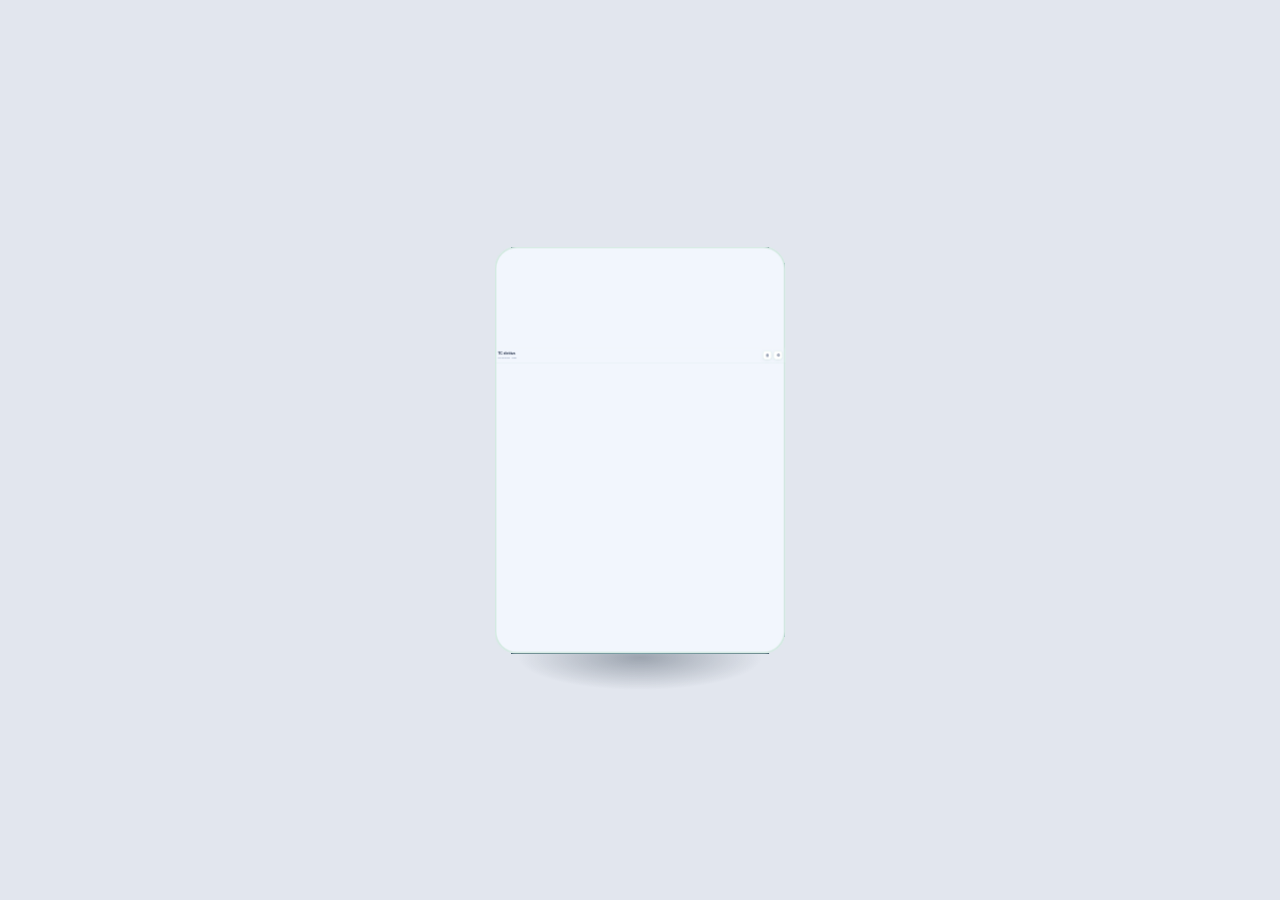
<file: prototype/index.html>
<!DOCTYPE html>
<!--
  Protocol Cards — a StructuRad product
  © 2026 StructuRad. All rights reserved. Powered by RadioPako.
-->
<html lang="it">
<head>
<meta charset="UTF-8">
<meta name="viewport" content="width=device-width, initial-scale=1.0, viewport-fit=cover">
<meta name="theme-color" content="#f2f6fd">
<meta name="author" content="StructuRad · RadioPako">
<meta name="copyright" content="© 2026 StructuRad. All rights reserved. Powered by RadioPako.">
<!-- icone: il marchio StructuRad (sorgenti in brand/, rigenerate con brand/genera-icone.js) -->
<link rel="icon" href="favicon.svg" type="image/svg+xml">
<link rel="icon" href="favicon-32.png" sizes="32x32" type="image/png">
<link rel="apple-touch-icon" href="apple-touch-icon.png">
<link rel="manifest" href="manifest.webmanifest">
<meta name="apple-mobile-web-app-title" content="Protocol Cards">
<title>Protocol Cards</title>
<style>
/* ═══════════════════════════════════════════════════════════
   PROTOCOL CARDS — prototipo
   Le card di seduta riprendono l'animazione di Uiverse.io / Novaxlo
   (card-time-cloud): pannello frontale che scivola, nuvole rotanti,
   tipografia e icona che crescono e ruotano. Ri-agganciata a una classe
   di stato invece che a :hover, che su touch resta attivo dopo il tap.
   ═══════════════════════════════════════════════════════════ */

:root{
  --bg:#f2f6fd; --surface:#ffffff; --surface2:#e9f0fc; --surface3:#dde8fa;
  --border:#d3e0f5; --border2:#bed2ef;
  --text:#15233f; --text2:#33456b; --muted:#6d7f9f;
  --accent:#2f6fed; --accent-d:#1d54c4; --accent-s:#e6eefd;
  --tint1:#7fa9f5; --tint2:#2f6fed;

  --st-todo:#e0801f;  --st-todo-t:#95530c;  --st-todo-s:#fdf1e2;
  --st-set:#0c9b78;   --st-set-t:#056a52;   --st-set-s:#e2f7f1;
  --st-done:#93a2ba;  --st-done-t:#5d6e88;  --st-done-s:#eef2f8;
  --danger:#d64545;   --danger-s:#fdeaea;

  --sh:0 1px 2px rgba(21,35,63,.06), 0 4px 14px rgba(47,111,237,.06);
  --sh-l:0 8px 30px rgba(21,35,63,.12);
  --r:14px; --ab:66px;
  --safe-b:env(safe-area-inset-bottom,0px);
}

/* ── TC ELETTIVA : verde pastello ── */
body[data-m="elettiva"]{
  --bg:#f1faf6; --surface2:#e6f5ee; --surface3:#d6eee2;
  --border:#cfe8dd; --border2:#aedcc7;
  --accent:#2f8f68; --accent-d:#1f6e4e; --accent-s:#e6f5ee;
  --tint1:#7ec9a8; --tint2:#a8dcc3;
  --sh:0 1px 2px rgba(21,63,45,.06), 0 4px 14px rgba(47,143,104,.08);
}
/* ── TC EMERGENZA : rosso sfumato al viola ── */
body[data-m="emergenza"]{
  --bg:#fdf3f7; --surface2:#fbe9f0; --surface3:#f7dbe8;
  --border:#f2d5e1; --border2:#e7b6cc;
  --accent:#c9345a; --accent-d:#9c2547; --accent-s:#fdecf1;
  --tint1:#e0556e; --tint2:#8b4bc4;
  --sh:0 1px 2px rgba(63,21,45,.06), 0 4px 14px rgba(201,52,90,.09);
}

*{box-sizing:border-box;margin:0;padding:0;-webkit-tap-highlight-color:transparent}
html,body{height:100%}
body{
  background:var(--bg);color:var(--text);
  font-family:'SF Pro Text',-apple-system,BlinkMacSystemFont,'Segoe UI',Roboto,sans-serif;
  overflow:hidden;transition:background .45s ease;
}
button,input,select,textarea{font-family:inherit}

/* ─── APP BAR ─────────────────────────────────────────── */
.appbar{
  position:fixed;top:0;left:0;right:0;z-index:40;height:var(--ab);
  padding:11px 14px;background:color-mix(in srgb,var(--bg) 92%,transparent);
  backdrop-filter:blur(14px);border-bottom:1px solid var(--border);
  display:flex;align-items:center;gap:9px;transition:border-color .45s;
}
.appbar h1{font-size:15.5px;font-weight:700;letter-spacing:-.25px}
.appbar .date{font-size:10.5px;color:var(--muted);margin-top:1px}
.ab-sp{flex:1}
.ico{
  position:relative;width:38px;height:38px;flex-shrink:0;border-radius:11px;
  border:1px solid var(--border);background:var(--surface);color:var(--text2);
  font-size:16px;cursor:pointer;display:flex;align-items:center;justify-content:center;
  box-shadow:var(--sh);
}
.ico:active{transform:scale(.93)}
.ico b{
  position:absolute;top:-4px;right:-4px;min-width:17px;height:17px;padding:0 4px;
  border-radius:99px;background:var(--danger);color:#fff;font-size:9.5px;font-weight:800;
  display:flex;align-items:center;justify-content:center;border:2px solid var(--bg);
}
.ico.hide{display:none}

.view{position:absolute;inset:0;overflow-y:auto;overflow-x:hidden;
  padding:calc(var(--ab) + 10px) 14px calc(34px + var(--safe-b));
  -webkit-overflow-scrolling:touch}
.view.hidden{display:none}

.h2{font-size:18px;font-weight:750;letter-spacing:-.3px;margin-bottom:4px}
.p{font-size:12px;color:var(--muted);line-height:1.55}
.blk{margin-top:22px}
.zona-velo{position:fixed;inset:0;z-index:4500;display:grid;place-items:center;padding:28px;background:var(--bg)}
.zona-velo[hidden]{display:none}
.zv-box{max-width:320px;text-align:center}
.zv-ico{width:64px;height:64px;margin:0 auto 16px;border-radius:50%;display:grid;place-items:center;
  font-size:30px;color:var(--accent-d);background:var(--accent-s)}
.zona-velo.fuori .zv-ico{color:var(--danger);background:#fde8e6}
.zv-box h3{font-size:18px;font-weight:750;margin-bottom:8px}
.zv-box p{font-size:13px;color:var(--text2);line-height:1.55;margin-bottom:18px}
.info details{border-top:1px solid var(--border)}
.info details:last-child{border-bottom:1px solid var(--border)}
.info summary{cursor:pointer;padding:12px 2px;font-size:13px;font-weight:700;color:var(--text);list-style:none;
  display:flex;align-items:center;justify-content:space-between}
.info summary::-webkit-details-marker{display:none}
.info summary::after{content:"+";font-weight:500;color:var(--muted)}
.info details[open] summary::after{content:"−"}
.info p{margin:0 2px 12px;font-size:12px;line-height:1.55;color:var(--muted)}

/* ═══ APERTURA ════════════════════════════════════════
   All'avvio una carta vera, al centro: angoli arrotondati, uno spessore
   che si vede quando ruota, un'ombra morbida sotto, il marchio
   StructuRad già stampato sul dorso. Entra inclinata e si gira: il fronte
   è la pagina dell'app in miniatura, con la sua intestazione già al
   posto giusto. Il fronte si allarga finché la miniatura coincide al
   pixel con la pagina vera, la carta si toglie e compaiono i pazienti:
   nessuno stacco. Tocco per saltare; con «riduci movimento» non c'è.

   Leggerezza, perché su un telefono vero non scatti:
     · lo spessore sono quattro strisce sottili sui lati, messe di taglio:
       la scheda grafica disegna due facce e quattro strisce, non una
       pila di carte intere sovrapposte (era il costo maggiore del giro);
     · niente ritaglio arrotondato sul fronte: la miniatura sta già
       dentro la carta;
     · si muovono solo transform e opacity; l'opacità sta sulla scena e
       non sulla carta, che altrimenti si appiattirebbe;
     · l'ombra è un gradiente, non un filtro;
     · il collegamento al PC (cifratura e rete) parte a carta posata.  */
#apertura{position:fixed;inset:0;z-index:5000;display:grid;place-items:center;overflow:hidden}
/* il «tavolo» è appena più scuro della pagina, così la carta si stacca;
   mentre il fronte si allarga sfuma, e resta il colore della pagina     */
.ap-tavolo{position:absolute;inset:0;background:rgba(10,26,43,.07)}
.ap-scena{position:relative;width:min(62vw,290px);aspect-ratio:5/7;perspective:1000px;opacity:0}
.ap-carta{position:absolute;inset:0;transform-style:preserve-3d;transform:rotateX(10deg) rotateY(-16deg)}
.ap-dorso,.ap-fronte{position:absolute;inset:0;border-radius:22px}
/* il taglio: --mw e --mh sono metà larghezza e metà altezza della carta */
.ap-lato{position:absolute;background:linear-gradient(90deg,#123247,#2a5a72 50%,#123247)}
.ap-lato.sx,.ap-lato.dx{top:16px;bottom:16px;left:50%;width:5px;margin-left:-2.5px}
.ap-lato.su,.ap-lato.giu{left:16px;right:16px;top:50%;height:5px;margin-top:-2.5px}
.ap-lato.dx{transform:rotateY(90deg) translateZ(var(--mw,145px))}
.ap-lato.sx{transform:rotateY(-90deg) translateZ(var(--mw,145px))}
.ap-lato.su{transform:rotateX(90deg) translateZ(var(--mh,203px))}
.ap-lato.giu{transform:rotateX(-90deg) translateZ(var(--mh,203px))}
.ap-dorso{display:grid;place-items:center;transform:translateZ(2.5px);backface-visibility:hidden;
  background:radial-gradient(48% 30% at 50% 50%,rgba(63,214,198,.18),transparent 70%),
             radial-gradient(120% 80% at 50% 38%,#16405c 0%,#0A1A2B 72%);
  box-shadow:inset 0 0 0 2px rgba(63,214,198,.6),inset 0 0 0 9px #0A1A2B,inset 0 0 0 10px rgba(63,214,198,.22)}
.ap-dorso svg{width:72%;height:auto}
.ap-fronte{transform:rotateY(180deg) translateZ(2.5px);backface-visibility:hidden;
  background:var(--ap-fondo,var(--bg))}
.ap-fronte::after{content:"";position:absolute;inset:0;border-radius:inherit;box-shadow:inset 0 0 0 1.5px var(--border)}
/* la pagina in miniatura: grande come lo schermo, rimpicciolita sulla carta */
.ap-pagina{position:absolute;transform-origin:0 0;pointer-events:none}
.ap-pagina .appbar{backdrop-filter:none;-webkit-backdrop-filter:none;background:var(--ap-fondo,var(--bg))}
.ap-ombra{position:absolute;left:8%;right:8%;bottom:-9%;height:16%;border-radius:50%;opacity:0;
  background:radial-gradient(closest-side,rgba(10,26,43,.32),transparent)}
/* entrata */
#apertura.pronto .ap-scena{animation:apAppare .35s ease-out forwards}
#apertura.pronto .ap-carta{animation:apEntra .75s cubic-bezier(.22,1,.36,1) forwards}
#apertura.pronto .ap-ombra{animation:apOmbra .75s cubic-bezier(.22,1,.36,1) forwards}
@keyframes apAppare{to{opacity:1}}
@keyframes apEntra{from{transform:translateY(34px) scale(.9) rotateX(26deg) rotateY(-30deg)}
                   to{transform:rotateX(10deg) rotateY(-16deg)}}
@keyframes apOmbra{from{opacity:0;transform:scale(.8)}to{opacity:1;transform:none}}
/* il giro: la carta si solleva a metà, si gira sul fronte e si posa */
#apertura.gira .ap-scena{opacity:1}
#apertura.gira .ap-carta{animation:apGira var(--t-giro,820ms) cubic-bezier(.45,.05,.25,1) forwards}
#apertura.gira .ap-ombra{opacity:1;animation:apOmbraGiro var(--t-giro,820ms) cubic-bezier(.45,.05,.25,1) forwards}
@keyframes apGira{
  0%{transform:rotateX(10deg) rotateY(-16deg)}
  50%{transform:translateZ(70px) rotateX(6deg) rotateY(90deg)}
  100%{transform:rotateX(0deg) rotateY(180deg)}}
@keyframes apOmbraGiro{50%{opacity:.45;transform:scale(.7)}100%{opacity:1;transform:none}}
/* il fronte si allarga a tutto schermo: è del colore dell'app, quindi
   diventa la pagina; il nome e l'ombra intanto sfumano              */
#apertura.espandi .ap-carta{transform:rotateY(180deg);animation:none}
#apertura.espandi .ap-scena{perspective:none;animation:apEspandi var(--t-espandi,460ms) cubic-bezier(.65,0,.25,1) forwards}
#apertura.espandi .ap-ombra,#apertura.espandi .ap-tavolo,#apertura.espandi .ap-fronte::after{animation:apVia .25s ease-out forwards}
@keyframes apEspandi{to{transform:scale(var(--s-pieno,3))}}
@keyframes apVia{to{opacity:0}}

@media (prefers-reduced-motion: reduce){#apertura{display:none}}

/* ═══ GIORNATE: oggi e planning ══════════════════════ */
.giorni{display:flex;gap:6px;margin:0 0 12px;padding:4px;border-radius:13px;background:var(--surface2);
  border:1px solid var(--border);overflow-x:auto;scrollbar-width:none}
.giorni[hidden]{display:none}
.giorni::-webkit-scrollbar{display:none}
.giorni button{flex:1 0 auto;min-width:0;height:38px;padding:0 12px;border:0;border-radius:10px;background:none;
  font:inherit;font-size:12px;font-weight:700;color:var(--muted);cursor:pointer;white-space:nowrap}
.giorni button small{font-weight:600;opacity:.8;margin-left:5px}
.giorni button.on{background:var(--surface);color:var(--text);box-shadow:var(--sh)}
.giorni button.plan.on{color:var(--accent-d)}

/* ═══ BOARD ═══════════════════════════════════════════ */
.legend{display:flex;gap:13px;flex-wrap:wrap;padding:2px 2px 4px;
  font-size:10.5px;color:var(--muted)}
.legend i{display:inline-block;width:8px;height:8px;border-radius:2px;
  margin-right:5px;vertical-align:1px}

.newcard{width:100%;height:46px;margin-bottom:14px;border-radius:12px;border:none;
  background:linear-gradient(135deg,var(--tint1),var(--tint2));color:#fff;
  font-size:14px;font-weight:700;cursor:pointer;
  box-shadow:0 4px 14px color-mix(in srgb,var(--tint1) 35%,transparent)}
.newcard:active{transform:scale(.985)}
.newcard.hidden{display:none}

.cp{position:sticky;top:0;z-index:6;display:flex;align-items:center;gap:10px;
  margin:16px -14px 11px;padding:9px 14px;
  background:color-mix(in srgb,var(--bg) 95%,transparent);backdrop-filter:blur(10px)}
.cp-t{font-size:10.5px;font-weight:800;letter-spacing:1.4px;text-transform:uppercase}
.cp-ico{font-size:13px;line-height:1}
.cp-n{font-size:10px;font-weight:700;color:var(--muted);border:1px solid var(--border2);
  border-radius:99px;padding:2px 8px;background:var(--surface)}
.cp-line{flex:1;height:1px;background:var(--border)}
.list{display:flex;flex-direction:column;gap:10px}

.slot{position:relative;border-radius:var(--r)}
.slot::after{
  content:'✓  completato';position:absolute;inset:0;display:flex;align-items:center;
  justify-content:flex-end;padding-right:18px;border-radius:var(--r);
  background:linear-gradient(90deg,transparent,var(--st-done-s));
  font-size:11.5px;font-weight:700;color:var(--st-done-t);
  opacity:0;transition:opacity .2s;pointer-events:none;
}
.slot.swiping::after{opacity:1}
.slot[data-state="done"]::after{content:'↩  riattiva';
  background:linear-gradient(90deg,transparent,var(--st-todo-s));color:var(--st-todo-t)}

.card-mini{
  --c1:var(--st-todo); --c1t:var(--st-todo-t); --c1s:var(--st-todo-s);
  position:relative;height:84px;border-radius:var(--r);
  border:1px solid var(--border);border-left:3.5px solid var(--c1);
  background:var(--surface);overflow:hidden;cursor:pointer;box-shadow:var(--sh);
  transition:transform .28s cubic-bezier(.32,.72,0,1),border-color .4s,opacity .3s;
  touch-action:pan-y;will-change:transform;
}
.card-mini:active{transform:scale(.975)}
.mini-back{position:absolute;inset:0;overflow:hidden;
  background:radial-gradient(80% 140% at 92% 125%,var(--c1s) 0%,transparent 62%)}
.mini-back::before{content:'';position:absolute;width:140%;aspect-ratio:1;right:-38%;top:-22%;
  background:radial-gradient(closest-side,var(--c1s),transparent 72%);
  animation:rotate-cloud 18s linear infinite}
.mini-front{position:absolute;inset:0;
  background:linear-gradient(105deg,var(--surface) 56%,var(--surface2));
  transition:transform .42s cubic-bezier(.32,.72,0,1);will-change:transform}
.card-mini.opening .mini-front{transform:translateY(102%)}
.mini-body{position:absolute;inset:0;padding:11px 14px;display:flex;align-items:center;gap:12px}
.mini-l{flex:1;min-width:0}
.mini-name{font-size:14px;font-weight:700;line-height:1.22;letter-spacing:-.2px;
  display:-webkit-box;-webkit-line-clamp:2;-webkit-box-orient:vertical;overflow:hidden}
.mini-sub{font-size:10.5px;color:var(--muted);margin-top:3px}
.mini-sum{display:flex;gap:4px;flex-wrap:wrap;margin-top:5px}
.mini-sum span{font-size:8.5px;font-weight:800;letter-spacing:.3px;text-transform:uppercase;
  padding:2px 5px;border-radius:4px;background:var(--c1s);color:var(--c1t);
  border:.5px solid var(--c1)}
.mini-r{flex-shrink:0;display:flex;flex-direction:column;align-items:flex-end;gap:7px}
.mini-time{font-size:22px;font-weight:750;color:var(--c1t);font-variant-numeric:tabular-nums;
  letter-spacing:-.6px;line-height:1;transition:color .4s}
.mini-dot{width:7px;height:7px;border-radius:50%;background:var(--c1);
  box-shadow:0 0 0 3px var(--c1s)}
.slot[data-state="set"]  .card-mini{--c1:var(--st-set);--c1t:var(--st-set-t);--c1s:var(--st-set-s)}
.slot[data-state="done"] .card-mini{--c1:var(--st-done);--c1t:var(--st-done-t);--c1s:var(--st-done-s);opacity:.62}
.slot[data-state="done"] .mini-name{color:var(--muted)}
.slot[data-state="done"] .mini-back::before{animation:none}

.eod{width:100%;margin-top:26px;height:50px;border-radius:13px;border:1px dashed var(--border2);
  background:var(--surface);color:var(--text2);font-size:14px;font-weight:650;
  cursor:pointer;box-shadow:var(--sh)}
.eod:active{transform:scale(.985)}
.eod[hidden]{display:none}
.eod:disabled{opacity:.45;cursor:not-allowed}

/* ═══ DETTAGLIO ════════════════════════════════════════ */
.detail{position:fixed;inset:0;z-index:50;background:var(--bg);display:none;flex-direction:column}
.detail.open{display:flex}
.d-head{
  --c1:var(--st-todo); --c1t:var(--st-todo-t); --c1s:var(--st-todo-s);
  flex-shrink:0;padding:calc(12px + env(safe-area-inset-top,0px)) 15px 14px;
  border-bottom:1px solid var(--border);
  background:linear-gradient(180deg,var(--c1s),var(--surface) 85%);
}
.detail[data-state="set"]  .d-head{--c1:var(--st-set);--c1t:var(--st-set-t);--c1s:var(--st-set-s)}
.detail[data-state="done"] .d-head{--c1:var(--st-done);--c1t:var(--st-done-t);--c1s:var(--st-done-s)}
.d-top{display:flex;align-items:flex-start;gap:11px}
.d-name{font-size:17px;font-weight:750;line-height:1.2;letter-spacing:-.35px}
.d-meta{display:flex;flex-wrap:wrap;gap:3px 9px;margin-top:5px;font-size:11.5px;color:var(--muted)}
.d-meta b{color:var(--text2);font-weight:700}
.d-time{margin-left:auto;font-size:30px;font-weight:750;color:var(--c1t);
  font-variant-numeric:tabular-nums;letter-spacing:-1px;line-height:1}
.urg{display:inline-block;font-size:8.5px;font-weight:800;letter-spacing:.6px;
  padding:3px 7px;border-radius:5px;color:#fff;margin-top:6px;
  background:linear-gradient(135deg,#e0556e,#8b4bc4)}

.d-scroll{flex:1;overflow-y:auto;-webkit-overflow-scrolling:touch;
  padding:0 15px calc(98px + var(--safe-b))}
.sec{padding:16px 0;border-bottom:1px solid var(--border)}
.sec:last-child{border-bottom:none}
.sec-t{font-size:9.5px;font-weight:800;letter-spacing:1.2px;text-transform:uppercase;
  color:var(--muted);margin-bottom:10px;display:flex;align-items:center;gap:8px}
.sec-t .sp{flex:1}
.ris{display:flex;flex-direction:column;gap:9px}
.ris-row{display:flex;gap:10px;font-size:13px;line-height:1.42}
.ris-row b{flex-shrink:0;width:58px;font-size:9.5px;font-weight:800;letter-spacing:.7px;
  text-transform:uppercase;color:var(--muted);padding-top:3px}

.seg{display:flex;gap:3px;padding:3px;background:var(--surface2);
  border:1px solid var(--border);border-radius:11px}
.seg button{flex:1;height:34px;border:none;border-radius:8px;background:transparent;
  color:var(--muted);font-size:12.5px;font-weight:650;cursor:pointer;transition:.15s}
.seg button.on{background:var(--surface);color:var(--accent);box-shadow:var(--sh)}

.opts{display:flex;flex-direction:column;gap:8px;margin-top:10px}
.opt{display:flex;align-items:flex-start;gap:10px;padding:12px;border:1px solid var(--border);
  background:var(--surface);border-radius:12px;cursor:pointer;box-shadow:var(--sh);transition:.15s}
.opt.on{border-color:var(--accent);background:var(--accent-s)}
.opt:active{transform:scale(.99)}
.opt-r{flex-shrink:0;width:17px;height:17px;border-radius:50%;margin-top:1px;
  border:2px solid var(--border2);position:relative;background:var(--surface)}
.opt.on .opt-r{border-color:var(--accent)}
.opt.on .opt-r::after{content:'';position:absolute;inset:2.5px;border-radius:50%;background:var(--accent)}
.opt-n{font-size:13.5px;font-weight:700;line-height:1.3}
.opt-w{font-size:10.5px;color:var(--muted);margin-top:3px;line-height:1.42}
.tag{flex-shrink:0;font-size:8.5px;font-weight:800;letter-spacing:.5px;border-radius:5px;
  padding:3px 6px;margin-left:auto}
.tag.sirm{color:var(--accent-d);background:var(--accent-s);border:1px solid var(--border2)}
.tag.learn{color:var(--st-set-t);background:var(--st-set-s);border:1px solid var(--st-set)}
.apply{width:100%;height:42px;margin-top:10px;border-radius:10px;border:none;
  background:var(--accent);color:#fff;font-size:13.5px;font-weight:700;cursor:pointer}
.apply:disabled{background:var(--surface2);color:var(--muted);cursor:not-allowed}
.apply:not(:disabled):active{transform:scale(.985)}

.chk{display:flex;align-items:center;gap:11px;padding:12px 13px;background:var(--surface);
  border:1px solid var(--border);border-radius:12px;cursor:pointer;box-shadow:var(--sh)}
.chk.on{border-color:var(--accent);background:var(--accent-s)}
.chk-b{width:21px;height:21px;border-radius:6px;border:1.5px solid var(--border2);
  flex-shrink:0;position:relative;transition:.15s;background:var(--surface)}
.chk.on .chk-b{background:var(--accent);border-color:var(--accent)}
.chk.on .chk-b::after{content:'';position:absolute;left:6.5px;top:2.5px;width:5px;height:11px;
  border-right:2px solid #fff;border-bottom:2px solid #fff;transform:rotate(42deg)}
.chk-l{font-size:13.5px;font-weight:650}
.prev-d{display:none;margin-top:9px;gap:8px;align-items:center}
.prev-d.show{display:flex}
.prev-d label{font-size:11px;color:var(--muted);flex-shrink:0}

input[type=date],input[type=time],input[type=number],input[type=text]{
  height:44px;padding:0 12px;border:1px solid var(--border);border-radius:11px;
  background:var(--surface);color:var(--text);font-size:14px;outline:none;width:100%}
input:focus{border-color:var(--accent);box-shadow:0 0 0 3px var(--accent-s)}
input.err{border-color:var(--danger);box-shadow:0 0 0 3px var(--danger-s)}

.hint{display:none;margin-top:10px;padding:12px 13px;border-radius:12px;
  border:1px solid var(--c);background:var(--cs)}
.hint.show{display:block;animation:pop .28s cubic-bezier(.32,.72,0,1)}
.hint-h{font-size:12.5px;font-weight:750;color:var(--ct);display:flex;gap:7px;align-items:center}
.hint-b{font-size:11.5px;color:var(--text2);margin-top:5px;line-height:1.5}
.hint-a{margin-top:10px;height:34px;padding:0 14px;border-radius:9px;border:none;
  background:var(--ct);color:#fff;font-size:12.5px;font-weight:700;cursor:pointer}
.hint.req{--c:var(--st-todo);--ct:var(--st-todo-t);--cs:var(--st-todo-s)}
.hint.skip{--c:var(--st-set);--ct:var(--st-set-t);--cs:var(--st-set-s)}

textarea.notes{width:100%;min-height:92px;padding:12px 13px;border:1px solid var(--border);
  border-radius:12px;background:var(--surface);color:var(--text);font-size:14px;
  line-height:1.52;outline:none;resize:none;overflow:hidden;box-shadow:var(--sh)}
textarea.notes:focus{border-color:var(--accent);box-shadow:0 0 0 3px var(--accent-s)}
textarea.notes::placeholder{color:var(--muted)}
.notes-c{font-size:10px;color:var(--muted);text-align:right;margin-top:5px}

.combo{display:flex;gap:8px;align-items:stretch}
.fld{flex:1;min-width:0;position:relative}
.fld-l{font-size:9px;font-weight:800;letter-spacing:.7px;text-transform:uppercase;
  color:var(--muted);margin-bottom:5px;display:block}
select.dd,button.dd{width:100%;height:44px;padding:0 30px 0 12px;border:1px solid var(--border);
  border-radius:10px;background:var(--surface);color:var(--text);font-size:13.5px;
  text-align:left;cursor:pointer;appearance:none;outline:none;box-shadow:var(--sh);
  white-space:nowrap;overflow:hidden;text-overflow:ellipsis}
select.dd:focus,button.dd:focus{border-color:var(--accent);box-shadow:0 0 0 3px var(--accent-s)}
.fld::after{content:'';position:absolute;right:13px;bottom:17px;width:7px;height:7px;
  border-right:1.6px solid var(--muted);border-bottom:1.6px solid var(--muted);
  transform:rotate(45deg);pointer-events:none}
.fld.nolabel::after{bottom:18px}
button.dd.ph{color:var(--muted)}
button.dd:disabled{opacity:.5;cursor:not-allowed;background:var(--surface2)}

.pop{position:absolute;top:calc(100% + 6px);left:0;right:0;z-index:20;background:var(--surface);
  border:1px solid var(--border2);border-radius:12px;padding:6px;box-shadow:var(--sh-l);
  display:none;max-height:262px;overflow-y:auto}
.pop.open{display:block}
.pop-i{display:flex;align-items:center;gap:10px;padding:10px;border-radius:8px;
  font-size:13.5px;cursor:pointer}
.pop-i:active{background:var(--surface2)}
.pop-c{width:19px;height:19px;border-radius:5px;border:1.5px solid var(--border2);
  flex-shrink:0;position:relative;transition:.15s}
.pop-i.on .pop-c{background:var(--accent);border-color:var(--accent)}
.pop-i.on .pop-c::after{content:'';position:absolute;left:5.5px;top:2px;width:5px;height:10px;
  border-right:2px solid #fff;border-bottom:2px solid #fff;transform:rotate(42deg)}
.pop-i small{margin-left:auto;color:var(--muted);font-size:10.5px}

.add{width:100%;height:42px;margin-top:10px;border-radius:10px;border:none;
  background:var(--accent);color:#fff;font-size:13.5px;font-weight:700;cursor:pointer}
.add:disabled{background:var(--surface2);color:var(--muted);cursor:not-allowed}
.add:not(:disabled):active{transform:scale(.985)}

.rows{display:flex;flex-direction:column;gap:7px;margin-top:8px}
/* sezioni: i distretti della richiesta, ciascuno con le sue fasi */
.sezioni{display:flex;flex-direction:column;gap:8px}
.sez{border:1px solid var(--border);border-radius:12px;background:var(--surface);box-shadow:var(--sh);overflow:hidden}
.sez-h{display:flex;align-items:center;gap:10px;width:100%;padding:12px 13px;border:0;background:none;
  font:inherit;text-align:left;cursor:pointer;color:var(--text)}
.sez-n{font-size:13.5px;font-weight:750;flex:1;min-width:0}
.sez-n small{font-weight:600;color:var(--muted);margin-left:6px;font-size:11px}
.sez-p{display:flex;gap:4px;flex-wrap:wrap;justify-content:flex-end}
.sez-p i{font-style:normal;font-size:9.5px;font-weight:800;letter-spacing:.3px;color:#fff;padding:3px 6px;border-radius:5px;background:var(--ph)}
.sez-p .vuota{background:none;color:var(--muted);font-weight:600;letter-spacing:0;padding:3px 0}
.sez-h::after{content:'';width:7px;height:7px;border-right:1.6px solid var(--muted);border-bottom:1.6px solid var(--muted);
  transform:rotate(45deg);margin:-4px 2px 0 4px;transition:transform .2s}
.sez.aperta .sez-h::after{transform:rotate(225deg);margin-top:4px}
.sez-f{display:none;padding:2px 13px 13px}
.sez.aperta .sez-f{display:block}
.sez-fasi{display:flex;flex-wrap:wrap;gap:6px}
.sez-fasi button{height:34px;padding:0 12px;border-radius:9px;border:1.5px solid var(--ph);background:var(--surface);
  color:var(--ph);font:inherit;font-size:12px;font-weight:750;cursor:pointer}
.sez-fasi button.on{background:var(--ph);color:#fff}
.sez-fasi.ad{flex-direction:column;align-items:stretch;gap:7px}
.ad-riga{display:flex;align-items:center;gap:8px;flex-wrap:wrap}
.ad-riga > button{min-width:110px}
.ad-est{display:inline-flex;padding:2px;border-radius:9px;background:var(--surface2);border:1px solid var(--border)}
.ad-est button{height:28px;padding:0 10px;border:0;border-radius:7px;background:none;font:inherit;font-size:11.5px;
  font-weight:700;color:var(--muted);cursor:pointer}
.ad-est button.on{background:var(--surface);color:var(--text);box-shadow:var(--sh)}
.sez-p i b{font-weight:700;font-size:8px;margin-left:2px;opacity:.85;text-transform:lowercase}
.sez-alt{display:flex;align-items:center;gap:10px;margin-top:10px;font-size:11.5px;color:var(--muted)}
.sez-alt button{border:0;background:none;padding:0;font:inherit;font-weight:700;color:var(--accent-d);cursor:pointer}
.sez-alt .via{margin-left:auto;color:var(--danger)}
.sez-agg{display:flex;flex-wrap:wrap;gap:6px;margin-top:8px}
.sez-agg button{height:30px;padding:0 11px;border-radius:9px;border:1px dashed var(--border2);background:none;
  font:inherit;font-size:11.5px;font-weight:700;color:var(--muted);cursor:pointer}
.acq-t{margin-top:14px;font-size:9px;font-weight:800;letter-spacing:.7px;text-transform:uppercase;color:var(--muted)}
.row-s{border:0;background:none;padding:0 2px;font:inherit;font-size:10.5px;font-weight:700;color:var(--accent-d);cursor:pointer}
.manuale{margin-top:10px}
.manuale summary{cursor:pointer;font-size:11.5px;font-weight:700;color:var(--muted);padding:4px 0;list-style:none}
.manuale summary::-webkit-details-marker{display:none}
.manuale summary::before{content:'+ '}
.manuale[open] summary::before{content:'− '}
.manuale .combo{margin-top:8px}
.row{display:flex;align-items:center;gap:9px;padding:10px 11px;background:var(--surface);
  border:1px solid var(--border);border-left:3px solid var(--ph,var(--accent));
  border-radius:10px;box-shadow:var(--sh);animation:pop .26s cubic-bezier(.32,.72,0,1)}
@keyframes pop{from{opacity:0;transform:translateY(-6px) scale(.97)}}
.row-n{font-size:12px;font-weight:750;min-width:62px;color:var(--ph)}
.row-z{display:flex;gap:4px;flex-wrap:wrap;flex:1}
/* sigla zona: al tocco si espande mostrando il nome per esteso */
.row-z .zc{display:inline-flex;align-items:center;font-size:9.5px;font-weight:650;
  padding:2.5px 6px;border-radius:5px;background:var(--surface2);
  border:1px solid var(--border);color:var(--text2);cursor:pointer;
  transition:background .2s,border-color .2s,color .2s,transform .12s}
.row-z .zc.plain{cursor:default}
.row-z .zc b{font-weight:750}
.row-z .zc i{max-width:0;opacity:0;font-style:normal;white-space:nowrap;overflow:hidden;
  transition:max-width .3s cubic-bezier(.32,.72,0,1),opacity .18s,margin-left .3s}
.row-z .zc.on{background:var(--accent-s);border-color:var(--accent);color:var(--accent-d)}
.row-z .zc.on i{max-width:150px;opacity:1;margin-left:5px}
.row-z .zc:not(.plain):active{transform:scale(.94)}
.row-d{width:54px;height:28px;flex-shrink:0;border-radius:7px;border:1px solid var(--border);
  background:var(--surface2);color:var(--text);font-size:11px;text-align:center;outline:none;padding:0}
.row-x{flex-shrink:0;width:26px;height:26px;border-radius:7px;border:none;background:transparent;
  color:var(--muted);font-size:17px;cursor:pointer;line-height:1}
.row-x:active{background:var(--surface2)}
.empty{padding:20px;text-align:center;font-size:12px;color:var(--muted);
  border:1px dashed var(--border2);border-radius:11px;margin-top:12px}

.calc{margin-top:10px;padding:14px;background:var(--surface);border:1px solid var(--border);
  border-radius:12px;box-shadow:var(--sh)}
.calc-out{display:grid;grid-template-columns:1fr 1fr;gap:10px}
.calc-k{display:flex;flex-direction:column;gap:5px;padding:10px 12px;border-radius:10px;background:var(--accent-s)}
.calc-l{font-size:9.5px;font-weight:800;letter-spacing:1px;text-transform:uppercase;color:var(--muted)}
.fl-r{display:flex;align-items:baseline;gap:4px}
.fl-i{width:2.6em;min-width:0;border:0;border-bottom:1.5px dashed var(--accent);background:none;padding:0;
  font-family:inherit;outline:none;-moz-appearance:textfield}
.fl-i::-webkit-outer-spin-button,.fl-i::-webkit-inner-spin-button{-webkit-appearance:none;margin:0}
.fl-i:focus{border-bottom-style:solid}
/* più specifico dello stile generico dei campi: deve sembrare il valore del volume */
.calc .flusso input.fl-i{height:auto;width:2.3em;padding:0;margin:0;border:0;border-bottom:1.5px dashed var(--accent);
  border-radius:0;background:none;box-shadow:none;font-size:30px;font-weight:800;letter-spacing:-1px;
  color:var(--accent-d);font-variant-numeric:tabular-nums;line-height:1;text-align:left}
.calc .flusso input.fl-i:focus{border-bottom-style:solid;box-shadow:none}
.fl-b{align-self:center;width:28px;height:28px;flex-shrink:0;border-radius:8px;border:1px solid var(--border);
  background:var(--surface);color:var(--accent-d);font-size:16px;font-weight:700;line-height:1;cursor:pointer;padding:0}
.fl-b:first-child{margin-right:2px}
.fl-b:last-child{margin-left:auto}
.calc-v{font-size:30px;font-weight:800;letter-spacing:-1px;color:var(--accent-d);
  font-variant-numeric:tabular-nums;line-height:1}
.calc-u{font-size:12px;font-weight:650;color:var(--muted)}
.calc-tot{font-size:11px;color:var(--muted);margin-top:7px;line-height:1.5}
.calc-warn{margin-top:9px;padding:8px 10px;border-radius:9px;font-size:11px;line-height:1.45;
  background:var(--st-todo-s);color:var(--st-todo-t);border:1px solid var(--st-todo);display:none}
.calc-warn.show{display:block}
.calc-hr{height:1px;background:var(--border);margin:13px -14px}
.par{display:flex;align-items:center;gap:10px;padding:5px 0}
.par-l{flex:1;min-width:0}
.par-n{font-size:12.5px;font-weight:650}
.par-u{width:34px;font-size:11px;font-weight:650;color:var(--muted)}
.calc-ag{flex:0 0 52%;width:52%;min-width:0;height:38px}
.calc-dose{display:flex;align-items:center;gap:8px;width:100%;margin-top:8px;padding:9px 0 2px;border:0;
  border-top:1px solid var(--border);background:none;font:inherit;font-size:11.5px;color:var(--muted);text-align:left;cursor:pointer}
.calc-dose #cDoseT{flex:1;min-width:0}
.calc-dose b{color:var(--text)}
.calc-dose .mod{color:var(--st-todo-t);font-weight:700}
.calc-dose-a{font-weight:700;color:var(--accent-d)}
.calc-dose-p[hidden]{display:none}
.calc.vuoto .calc-out,.calc.vuoto .calc-hr,.calc.vuoto .par,.calc.vuoto .calc-dose,.calc.vuoto .calc-dose-p{display:none}
.calc.vuoto .calc-tot{margin:0;text-align:center;font-size:12px}
.step{display:flex;align-items:center;flex-shrink:0;border:1px solid var(--border);
  border-radius:10px;overflow:hidden;background:var(--surface)}
.step button{width:36px;height:36px;border:none;background:var(--surface2);color:var(--accent-d);
  font-size:17px;font-weight:700;cursor:pointer;line-height:1}
.step button:active{background:var(--surface3)}
.step input{width:56px;height:36px;border:none;border-left:1px solid var(--border);
  border-right:1px solid var(--border);border-radius:0;background:var(--surface);
  text-align:center;font-size:13.5px;font-weight:700;font-variant-numeric:tabular-nums;
  outline:none;padding:0;-moz-appearance:textfield}
.step input::-webkit-outer-spin-button,.step input::-webkit-inner-spin-button{
  -webkit-appearance:none;margin:0}
.step input:focus{box-shadow:none;background:var(--accent-s)}

.d-act{position:absolute;left:0;right:0;bottom:0;z-index:10;
  padding:12px 15px calc(12px + var(--safe-b));
  background:linear-gradient(180deg,transparent,var(--bg) 26%)}
.set-btn{width:100%;height:52px;border-radius:13px;border:none;background:var(--st-set);
  color:#fff;font-size:15.5px;font-weight:750;cursor:pointer;letter-spacing:.2px;
  box-shadow:0 4px 14px rgba(12,155,120,.3);transition:transform .12s,background .25s}
.set-btn:active{transform:scale(.978)}
.set-btn:disabled{background:var(--surface2);color:var(--muted);box-shadow:none;cursor:not-allowed}
.set-btn.re{background:var(--surface);color:var(--text);border:1px solid var(--border2);box-shadow:var(--sh)}
.d-act-r{display:flex;gap:9px}
.d-act-r .set-btn{flex:1}
.learn-btn{flex-shrink:0;height:52px;padding:0 16px;border-radius:13px;border:1px solid var(--border2);background:var(--surface);
  color:var(--accent-d);font-size:14px;font-weight:750;cursor:pointer;box-shadow:var(--sh);transition:transform .12s}
.learn-btn:active{transform:scale(.97)}
.learn-btn:disabled{color:var(--muted);box-shadow:none;cursor:not-allowed}
.learn-btn.fatto{background:var(--accent-s)}
.learn-btn{padding:0 13px}
.tsrm-btn{color:#2A7A62}
.tsrm-btn.inviato{background:#E1F4EC;border-color:#7CCFB0}
.tsrm-btn.mod{background:#FCF1DC;border-color:#F0C980;color:#8A5A0B}
.mini-sum span.tsrm{background:#E1F4EC;color:#2A7A62}
.mini-sum span.tsrm.mod{background:#FCF1DC;color:#8A5A0B}
.tec-qr{display:block;margin:12px auto 6px;border-radius:10px;border:1px solid var(--border);max-width:100%;height:auto;image-rendering:pixelated}

/* ═══ NUOVA SCHEDA ═════════════════════════════════════ */
.form{display:flex;flex-direction:column;gap:14px;margin-top:16px}
.f-row{display:flex;gap:10px}
.f-row>*{flex:1;min-width:0}
.f-err{font-size:10.5px;color:var(--danger);margin-top:5px;display:none}
.f-err.show{display:block}

/* ═══ IMPOSTAZIONI / CESTINO ═══════════════════════════ */
.item{padding:13px;background:var(--surface);border:1px solid var(--border);
  border-radius:12px;box-shadow:var(--sh);margin-bottom:9px}
.item-h{display:flex;align-items:flex-start;gap:9px}
.item-n{font-size:13.5px;font-weight:700;line-height:1.3;min-width:0}
.item-s{font-size:10.5px;color:var(--muted);margin-top:3px;line-height:1.45}
.sig{font-family:ui-monospace,SFMono-Regular,Menlo,monospace;font-size:9.5px;
  color:var(--accent-d);background:var(--accent-s);border:1px solid var(--border2);
  border-radius:5px;padding:4px 7px;margin-top:8px;word-break:break-all;line-height:1.5}
.mini-x{flex-shrink:0;width:30px;height:30px;border-radius:9px;border:1px solid var(--border);
  background:var(--surface);color:var(--danger);font-size:15px;cursor:pointer;
  display:flex;align-items:center;justify-content:center}
.mini-x:active{background:var(--danger-s)}
.mini-b{flex-shrink:0;height:30px;padding:0 11px;border-radius:9px;border:1px solid var(--border2);
  background:var(--surface);color:var(--accent-d);font-size:11.5px;font-weight:700;cursor:pointer}
.mini-b:active{background:var(--accent-s)}
.prof-l{display:block;font-size:9.5px;font-weight:800;letter-spacing:1.1px;text-transform:uppercase;
  color:var(--muted);margin-bottom:5px}
.prof-nome{width:100%;height:40px;padding:0 12px;border:1px solid var(--border);border-radius:10px;
  background:var(--surface2);font:inherit;font-size:14px;font-weight:600;color:var(--text)}
.prof-nome:focus{outline:none;border-color:var(--accent);box-shadow:0 0 0 3px var(--accent-s)}
.prof-az{display:flex;gap:8px;margin-top:11px;flex-wrap:wrap}
.pa-drive{display:block;width:100%;margin-top:14px;padding:8px;border:0;background:none;
  color:var(--accent-d);font:inherit;font-size:13px;font-weight:700;text-decoration:underline;cursor:pointer}
.pa-drive[hidden]{display:none}
.zona-az{align-items:center}
.zona-az .zona-r{width:auto;flex:0 0 auto;height:30px;padding:0 28px 0 10px;font-size:12px;border-radius:9px}
.prof-tit{display:flex;gap:4px;padding:3px;border-radius:11px;background:var(--surface2);border:1px solid var(--border)}
.prof-tit button{flex:1;height:34px;border:0;border-radius:8px;background:transparent;font:inherit;font-size:13px;
  font-weight:700;color:var(--muted);cursor:pointer}
.prof-tit button.on{background:var(--surface);color:var(--accent-d);box-shadow:var(--sh)}
.prof-riga{display:grid;grid-template-columns:1fr 1fr;gap:8px}
.prof-arch{margin-top:9px;font-size:10.5px;color:var(--muted);line-height:1.45}
.prof-arch code{font-family:ui-monospace,SFMono-Regular,Menlo,monospace;font-size:10px;color:var(--accent-d);
  background:var(--accent-s);border-radius:4px;padding:1px 5px}
.ttl{font-size:10.5px;font-weight:700;color:var(--danger);background:var(--danger-s);
  border-radius:6px;padding:3px 7px;display:inline-block;margin-top:8px}
.btn-danger{width:100%;height:44px;border-radius:11px;border:1px solid var(--danger);
  background:var(--surface);color:var(--danger);font-size:13.5px;font-weight:700;cursor:pointer}
.btn-danger:active{background:var(--danger-s)}
.btn-ghost{width:100%;height:44px;border-radius:11px;border:1px solid var(--border2);
  background:var(--surface);color:var(--text2);font-size:13.5px;font-weight:650;
  cursor:pointer;box-shadow:var(--sh)}
.btn-ghost:active{background:var(--surface2)}
.btn-prim{width:100%;height:50px;border-radius:13px;border:none;
  background:linear-gradient(135deg,var(--tint1),var(--tint2));color:#fff;
  font-size:15px;font-weight:750;cursor:pointer;
  box-shadow:0 4px 14px color-mix(in srgb,var(--tint1) 35%,transparent)}
.btn-prim:active{transform:scale(.985)}

.mask{position:fixed;inset:0;z-index:70;background:rgba(21,35,63,.42);backdrop-filter:blur(3px);
  display:none;align-items:center;justify-content:center;padding:24px}
.mask.open{display:flex;animation:fade .18s}
/* la conferma sta sopra ogni altra finestra: annullando si torna a quella sotto */
#mask{z-index:4600}
@keyframes fade{from{opacity:0}}
.modal{width:100%;max-width:340px;background:var(--surface);border-radius:17px;padding:20px;
  box-shadow:var(--sh-l);animation:up .24s cubic-bezier(.32,.72,0,1)}
@keyframes up{from{opacity:0;transform:translateY(14px) scale(.97)}}
.modal h3{font-size:16.5px;font-weight:750;margin-bottom:7px}
.modal p{font-size:12.5px;color:var(--text2);line-height:1.58}
.modal-a{display:flex;gap:9px;margin-top:18px}
.modal-a button{flex:1;height:44px;border-radius:11px;font-size:13.5px;font-weight:700;
  cursor:pointer;border:none}
.mb-no{background:var(--surface2);color:var(--text2);border:1px solid var(--border)}
.mb-yes{background:var(--danger);color:#fff}
.mb-yes.safe{background:var(--accent)}
.modal-a button:active{transform:scale(.97)}

.toast{position:fixed;left:50%;bottom:calc(86px + var(--safe-b));
  transform:translateX(-50%) translateY(14px);z-index:80;background:var(--text);
  border-radius:99px;padding:10px 18px;color:#fff;font-size:12.5px;font-weight:650;
  opacity:0;pointer-events:none;transition:.26s cubic-bezier(.32,.72,0,1);
  box-shadow:var(--sh-l);white-space:nowrap}
.toast.show{opacity:1;transform:translateX(-50%) translateY(0)}

/* ═══ ESPANSIONE A TUTTO SCHERMO ═══════════════════════
   Un clone della card viene portato da posizione fissa alle dimensioni
   dello schermo in un solo movimento. La coreografia interna della card
   (pannello che scivola, numero che cresce, icona che ruota) gira in
   parallelo, non in sequenza: una sola animazione, non due.          */
.ghost{
  position:fixed;z-index:60;margin:0;pointer-events:none;
  will-change:top,left,width,height;
}
/* la coreografia interna dura quanto l'espansione: una sola animazione */
.ghost,.ghost *{transition-duration:var(--gd)!important}

/* comparsa scaglionata dei contenuti */
.rise{opacity:0;transform:translateY(18px)}
.rise.go{animation:riseK .42s cubic-bezier(.22,.9,.24,1) both}
.rise.out{opacity:1;transform:none;animation:fallK .17s ease-in both}
@keyframes riseK{from{opacity:0;transform:translateY(18px)}to{opacity:1;transform:none}}
@keyframes fallK{from{opacity:1;transform:none}to{opacity:0;transform:translateY(10px)}}
@media (prefers-reduced-motion:reduce){
  .rise,.rise.go,.rise.out{animation:none;opacity:1;transform:none}
}
</style>
</head>
<body>

<!-- ══ ZONA OSPEDALE: copre le schede finché la posizione non dice «in ospedale» ══ -->
<div class="zona-velo" id="zonaVelo" role="alertdialog" aria-modal="true" aria-labelledby="zvTit" hidden>
  <div class="zv-box">
    <div class="zv-ico" aria-hidden="true">⌖</div>
    <h3 id="zvTit">Verifico la posizione…</h3>
    <p id="zvTesto"></p>
    <button class="btn-prim" id="zvAzione" hidden></button>
    <button class="btn-ghost" id="zvEsci" hidden style="margin-top:10px">Disattiva la zona e cancella le schede</button>
  </div>
</div>

<!-- ══ APERTURA: il dorso della carta, che si gira sulla seduta ══ -->
<div id="apertura" aria-hidden="true"><div class="ap-tavolo"></div><div class="ap-scena"><div class="ap-ombra"></div><div class="ap-carta">
<i class="ap-lato sx"></i><i class="ap-lato dx"></i><i class="ap-lato su"></i><i class="ap-lato giu"></i>
<div class="ap-fronte"></div>
<div class="ap-dorso">
<svg aria-hidden="true" version="1.0" xmlns="http://www.w3.org/2000/svg"
 viewBox="0 0 340.000000 192.000000"
 preserveAspectRatio="xMidYMid meet">
<defs><linearGradient id="sdGradAp" x1="0" y1="1" x2="1" y2="0"><stop stop-color="#4F8BFF"/><stop offset="1" stop-color="#3FD6C6"/></linearGradient></defs>
<g transform="translate(0.000000,192.000000) scale(0.100000,-0.100000)"
fill="url(#sdGradAp)" stroke="none">
<path d="M1615 1895 c-137 -29 -227 -85 -316 -195 -131 -162 -154 -393 -60
-590 38 -80 146 -190 231 -234 94 -50 177 -66 341 -66 153 0 191 -10 247 -63
76 -72 100 -176 62 -265 -27 -62 -95 -127 -149 -142 -20 -5 -116 -10 -213 -10
l-178 0 0 -61 0 -60 208 3 c240 4 263 10 356 98 79 75 110 149 111 265 0 79
-3 97 -29 149 -36 73 -97 136 -168 172 -50 26 -63 28 -233 35 -209 8 -256 19
-343 83 -95 70 -151 161 -173 280 -29 157 51 337 188 424 93 59 119 63 432 66
l286 2 3 62 3 62 -273 -1 c-179 -1 -294 -5 -333 -14z"/>
<path d="M2314 1713 l1 -198 -315 -5 c-245 -4 -321 -8 -340 -19 -105 -59 -103
-214 4 -265 26 -12 66 -16 173 -16 104 0 156 -5 213 -20 193 -50 343 -174 424
-352 76 -164 79 -362 8 -516 -40 -87 -100 -168 -166 -224 -34 -29 -65 -56 -71
-61 -6 -6 69 -7 200 -4 233 7 320 24 448 88 184 93 352 273 429 463 103 253
88 624 -34 845 -104 188 -222 305 -393 389 -145 71 -247 92 -451 92 l-130 0 0
-197z m401 46 c259 -79 441 -266 526 -539 21 -67 24 -94 24 -250 -1 -138 -4
-189 -19 -239 -39 -141 -109 -263 -208 -362 -102 -101 -211 -164 -351 -200
-72 -19 -162 -25 -155 -11 96 186 118 265 118 417 0 134 -19 216 -80 340 -85
176 -239 314 -413 371 -72 24 -103 28 -260 33 -184 6 -196 9 -197 51 0 38 16
40 333 40 297 0 310 1 338 21 52 37 59 64 59 220 l0 142 108 -6 c65 -4 135
-15 177 -28z"/>
<path d="M1596 1709 c-78 -32 -135 -77 -176 -140 -48 -74 -64 -139 -58 -239 8
-134 83 -247 204 -306 55 -27 68 -29 239 -35 99 -4 194 -12 210 -17 106 -33
209 -121 258 -221 30 -62 32 -73 32 -176 0 -103 -2 -114 -32 -177 -35 -75
-103 -149 -175 -191 -79 -46 -144 -57 -340 -57 l-178 0 0 -55 0 -55 98 -1
c343 -2 399 7 510 82 251 167 322 502 159 746 -116 173 -265 243 -522 243
-170 0 -204 9 -272 75 -57 56 -73 96 -73 185 0 70 25 124 78 172 73 66 83 68
388 68 l274 0 0 60 0 60 -287 -1 c-263 0 -292 -2 -337 -20z"/>
<path d="M925 997 c-36 -21 -216 -119 -395 -215 -36 -19 -68 -38 -72 -41 -4
-4 34 -28 85 -54 89 -46 125 -65 331 -176 l98 -54 37 19 c187 97 479 259 475
265 -2 4 -57 35 -122 69 -187 100 -263 140 -329 176 -34 19 -63 34 -65 34 -1
0 -21 -11 -43 -23z m33 -93 c5 -10 21 -16 38 -16 52 2 173 -48 210 -86 33 -34
38 -47 34 -87 -3 -36 -29 -63 -87 -92 -54 -26 -67 -28 -173 -28 -102 0 -120 3
-165 25 -39 19 -57 37 -80 77 -16 29 -35 52 -42 53 -31 1 -26 53 8 71 24 12
59 3 59 -16 0 -7 -12 -18 -27 -23 -21 -8 -10 -9 48 -5 47 4 83 2 95 -5 18 -11
18 -11 -2 -12 -26 0 -48 -24 -41 -44 3 -8 24 -24 46 -35 l39 -21 7 30 c4 16 4
34 0 39 -7 12 52 44 65 36 21 -13 10 -35 -17 -35 -20 0 -24 -3 -16 -11 7 -7
23 -9 38 -5 23 6 26 11 20 33 -6 25 -5 25 32 19 21 -4 47 -9 58 -12 15 -4 13
0 -10 20 -46 39 -150 50 -150 17 0 -8 -6 -16 -13 -19 -7 -2 -10 2 -6 11 3 8 1
18 -5 21 -6 4 -5 19 5 41 18 44 18 55 -2 55 -8 0 -13 -4 -9 -9 9 -16 -28 -30
-54 -20 -19 7 -21 12 -11 23 21 27 95 33 108 10z m-178 -33 c0 -5 8 -7 18 -4
10 2 29 -5 43 -16 l24 -21 -33 16 c-41 20 -54 11 -15 -10 15 -8 24 -15 18 -16
-5 0 -25 9 -43 20 -39 24 -49 25 -32 5 11 -13 10 -14 -4 -9 -19 7 -21 30 -3
37 19 8 27 8 27 -2z m36 -69 c-4 -3 -14 2 -24 12 -16 18 -16 18 6 6 13 -6 21
-14 18 -18z"/>
<path d="M1045 690 c-3 -5 -1 -10 4 -10 6 0 11 5 11 10 0 6 -2 10 -4 10 -3 0
-8 -4 -11 -10z"/>
<path d="M42 947 l-33 -34 3 -94 3 -94 105 0 105 0 3 58 3 58 41 -3 41 -3 43
-140 c24 -77 43 -143 44 -147 0 -5 -38 -8 -85 -8 l-84 0 -3 58 -3 57 -74 3
-74 3 -34 -38 c-33 -38 -33 -39 -31 -128 l3 -90 105 0 105 0 3 53 3 52 85 0
c46 0 84 -3 84 -7 0 -5 -18 -69 -40 -143 -22 -74 -40 -136 -40 -137 0 -2 -20
-3 -45 -3 l-45 0 0 55 0 55 -78 0 c-75 0 -79 -1 -110 -33 l-33 -34 3 -94 3
-94 105 0 105 0 3 53 3 52 48 0 c27 0 53 6 59 13 9 11 42 114 80 252 l17 60
83 3 82 3 188 -97 187 -98 175 94 c96 51 210 112 253 135 l78 42 -45 27 c-24
14 -51 26 -58 26 -13 -1 -219 -109 -207 -110 4 0 23 7 42 15 112 47 78 -26
-44 -94 -57 -32 -109 -41 -109 -18 0 8 -2 9 -8 1 -13 -20 -68 -8 -151 34 -49
25 -81 37 -81 29 0 -6 -10 0 -21 16 -27 35 -37 34 -31 -3 3 -18 0 -30 -7 -30
-6 0 -11 7 -11 15 0 8 -9 15 -20 15 -11 0 -20 7 -20 15 0 9 -8 19 -17 22 -16
6 -15 8 5 13 20 4 12 11 -53 46 l-76 41 -50 -26 c-27 -14 -49 -28 -49 -31 0
-3 15 -15 33 -25 l32 -20 -44 -3 c-24 -2 -47 0 -51 5 -4 4 -27 71 -50 148 -24
77 -47 148 -52 158 -6 13 -21 17 -58 17 l-50 0 0 55 0 55 -78 0 c-75 0 -79 -1
-110 -33z m168 -92 l0 -115 -90 0 -90 0 0 80 0 80 30 0 c26 0 30 4 30 28 0 39
5 42 67 42 l53 0 0 -115z m-130 75 c0 -5 -7 -10 -16 -10 -8 0 -12 5 -9 10 3 6
10 10 16 10 5 0 9 -4 9 -10z m128 -402 l-3 -111 -85 0 -85 0 -3 82 -3 81 31 0
c27 0 30 3 30 30 l0 30 60 0 61 0 -3 -112z m-128 77 c0 -8 -7 -15 -16 -15 -14
0 -14 3 -4 15 7 8 14 15 16 15 2 0 4 -7 4 -15z m130 -400 l0 -115 -90 0 -90 0
0 80 0 80 30 0 c26 0 30 4 30 28 0 39 5 42 67 42 l53 0 0 -115z m-130 80 c0
-8 -7 -15 -16 -15 -14 0 -14 3 -4 15 7 8 14 15 16 15 2 0 4 -7 4 -15z"/>
<path d="M130 904 c0 -22 4 -25 28 -22 19 2 28 9 30 26 3 19 -1 22 -27 22 -27
0 -31 -4 -31 -26z"/>
<path d="M60 850 c0 -6 29 -10 66 -10 41 0 63 4 59 10 -3 6 -33 10 -66 10 -33
0 -59 -4 -59 -10z"/>
<path d="M87 813 c18 -2 50 -2 70 0 21 2 7 4 -32 4 -38 0 -55 -2 -38 -4z"/>
<path d="M60 779 c0 -5 30 -9 67 -9 36 0 64 2 62 4 -9 8 -129 13 -129 5z"/>
<path d="M130 585 c0 -21 5 -25 30 -25 25 0 30 4 30 25 0 21 -5 25 -30 25 -25
0 -30 -4 -30 -25z"/>
<path d="M87 523 c18 -2 50 -2 70 0 21 2 7 4 -32 4 -38 0 -55 -2 -38 -4z"/>
<path d="M60 490 c0 -6 29 -10 66 -10 41 0 63 4 59 10 -3 6 -33 10 -66 10 -33
0 -59 -4 -59 -10z"/>
<path d="M87 453 c18 -2 50 -2 70 0 21 2 7 4 -32 4 -38 0 -55 -2 -38 -4z"/>
<path d="M130 255 c0 -21 5 -25 30 -25 25 0 30 4 30 25 0 21 -5 25 -30 25 -25
0 -30 -4 -30 -25z"/>
<path d="M60 199 c0 -5 28 -9 62 -9 34 0 59 2 57 4 -10 8 -119 14 -119 5z"/>
<path d="M87 163 c18 -2 50 -2 70 0 21 2 7 4 -32 4 -38 0 -55 -2 -38 -4z"/>
<path d="M87 123 c18 -2 50 -2 70 0 21 2 7 4 -32 4 -38 0 -55 -2 -38 -4z"/>
<path d="M1315 470 c-39 -22 -51 -35 -56 -59 -25 -120 -278 -190 -436 -121
-60 25 -123 89 -123 123 0 17 -13 28 -59 50 l-59 28 -58 -29 -57 -29 64 -35
c35 -20 149 -81 253 -138 l189 -102 101 53 c56 29 165 88 244 131 78 43 147
78 152 78 24 0 5 17 -48 46 l-58 31 -49 -27z"/>
<path d="M995 440 c-3 -6 1 -7 9 -4 18 7 21 14 7 14 -6 0 -13 -4 -16 -10z"/>
<path d="M753 378 c14 -18 32 -31 39 -29 19 5 30 4 53 -4 11 -3 -9 9 -45 29
-35 20 -66 36 -68 36 -3 0 7 -15 21 -32z"/>
<path d="M1168 389 c-21 -11 -38 -22 -38 -25 0 -3 4 -3 9 1 6 3 14 -2 19 -11
9 -16 12 -15 36 9 25 25 34 48 19 46 -5 -1 -25 -10 -45 -20z"/>
<path d="M540 319 c-19 -11 -43 -25 -53 -30 -16 -9 6 -24 140 -96 87 -47 201
-110 253 -139 l95 -53 95 51 c52 28 118 64 145 80 28 15 98 54 157 86 59 31
108 59 108 62 0 3 -25 18 -55 33 l-55 27 -45 -22 c-38 -19 -45 -26 -45 -52 0
-41 -69 -105 -140 -131 -81 -29 -252 -27 -333 4 -70 28 -124 78 -133 125 -5
28 -14 39 -45 56 -47 24 -45 24 -89 -1z"/>
<path d="M870 330 c0 -5 7 -10 15 -10 8 0 12 -6 9 -14 -4 -11 6 -16 40 -21 25
-4 54 -4 63 0 10 5 25 7 35 6 9 -1 19 3 23 8 4 7 0 8 -11 4 -12 -4 -15 -3 -10
5 5 8 -6 6 -27 -4 -32 -15 -35 -15 -85 10 -29 15 -52 22 -52 16z"/>
<path d="M1083 334 c9 -3 15 -10 12 -15 -4 -5 -1 -9 5 -9 19 0 5 25 -16 27
-16 2 -16 1 -1 -3z"/>
<path d="M703 266 c4 -10 7 -21 7 -25 0 -16 56 -64 95 -82 45 -21 83 -26 48
-6 -16 9 -19 16 -12 28 6 12 5 19 -5 22 -10 4 -12 0 -9 -14 7 -24 -4 -24 -42
1 -27 18 -23 27 9 21 19 -4 -14 26 -55 48 -36 21 -41 22 -36 7z"/>
<path d="M1240 263 c-1 -38 -86 -109 -121 -100 -10 3 -17 1 -14 -3 3 -5 -3
-11 -12 -13 -15 -4 -15 -5 3 -6 29 -1 123 47 138 73 21 32 29 66 17 66 -6 0
-11 -8 -11 -17z"/>
<path d="M1215 250 c3 -5 8 -10 11 -10 2 0 4 5 4 10 0 6 -5 10 -11 10 -5 0 -7
-4 -4 -10z"/>
<path d="M1188 223 c7 -3 16 -2 19 1 4 3 -2 6 -13 5 -11 0 -14 -3 -6 -6z"/>
<path d="M898 133 c7 -3 16 -2 19 1 4 3 -2 6 -13 5 -11 0 -14 -3 -6 -6z"/>
</g>
</svg>
</div></div></div></div>

<div class="appbar">
  <button class="ico hide" id="navBack" aria-label="Indietro">←</button>
  <div>
    <h1 id="abTitle">Protocol Cards</h1>
    <div class="date" id="abSub">—</div>
  </div>
  <div class="ab-sp"></div>
  <button class="ico" id="btnTrash" aria-label="Cestino">🗑<b id="trashN" style="display:none">0</b></button>
  <button class="ico" id="btnSet" aria-label="Impostazioni">⚙<b id="setN" style="display:none" title="Backup su Drive da aggiornare">!</b></button>
</div>

<!-- ══ BOARD ══ -->
<main class="view" id="board">
  <!-- le giornate disponibili: oggi e quelle pianificate -->
  <div class="giorni" id="giorni" role="tablist" aria-label="Giornate" hidden></div>
  <button class="newcard hidden" id="btnNew">+ Nuova scheda manuale</button>
  <div class="legend">
    <span><i style="background:var(--st-todo)"></i>da protocollare</span>
    <span><i style="background:var(--st-set)"></i>impostata</span>
    <span><i style="background:var(--st-done)"></i>completata · swipe ←</span>
  </div>
  <div id="sessions"></div>
  <button class="eod" id="btnEod">Fine giornata</button>
</main>

<!-- ══ NUOVA SCHEDA ══ -->
<main class="view hidden" id="newcard">
  <div class="h2">Nuova scheda</div>
  <p class="p" id="ncSub">Inserimento manuale in seduta di emergenza.</p>
  <div class="form">
    <div>
      <label class="fld-l" for="nNome">Cognome e nome</label>
      <input type="text" id="nNome" placeholder="ROSSI MARIO" autocomplete="off">
      <div class="f-err" id="eNome">Campo obbligatorio</div>
    </div>
    <div class="f-row">
      <div>
        <label class="fld-l" for="nNasc">Data di nascita</label>
        <input type="date" id="nNasc">
      </div>
      <div style="max-width:112px">
        <label class="fld-l" for="nPeso">Peso (kg)</label>
        <input type="number" id="nPeso" inputmode="numeric" placeholder="70">
      </div>
    </div>
    <div style="max-width:150px">
      <label class="fld-l" for="nOra">Ora</label>
      <input type="time" id="nOra">
    </div>
    <div>
      <label class="fld-l" for="nEsameSel">Esame richiesto</label>
      <!-- le richieste più frequenti in pronto soccorso; «Altro» per scriverla -->
      <select class="dd" id="nEsameSel">
        <option value="">Scegli l'esame…</option>
        <optgroup label="Encefalo e collo">
          <option>TC ENCEFALO SENZA MDC</option>
          <option>TC ENCEFALO CON E SENZA MDC</option>
          <option>TC ENCEFALO + ANGIO TC VASI INTRACRANICI E DEL COLLO</option>
          <option>TC RACHIDE CERVICALE SENZA MDC</option>
        </optgroup>
        <optgroup label="Torace">
          <option>TC TORACE SENZA MDC</option>
          <option>TC TORACE CON MDC</option>
          <option>ANGIO TC TORACE - ARTERIE POLMONARI</option>
        </optgroup>
        <optgroup label="Addome">
          <option>TC ADDOME COMPLETO SENZA MDC</option>
          <option>TC ADDOME COMPLETO CON MDC</option>
          <option>URO TC</option>
        </optgroup>
        <optgroup label="Più distretti">
          <option>TC TORACE ADDOME CON MDC</option>
          <option>ANGIO TC AORTA TORACO-ADDOMINALE</option>
          <option>TC TOTAL BODY CON MDC</option>
        </optgroup>
        <option value="*">Altro: scrivi la richiesta…</option>
      </select>
      <input type="text" id="nEsame" placeholder="TC ENCEFALO SENZA MDC" autocomplete="off" hidden
        style="margin-top:8px" aria-label="Esame richiesto">
      <div class="f-err" id="eEsame">Campo obbligatorio</div>
    </div>
    <div>
      <label class="fld-l" for="nQ">Quesito diagnostico</label>
      <textarea class="notes" id="nQ" style="min-height:74px"
        placeholder="Trauma cranico in paziente anticoagulato"></textarea>
    </div>
    <button class="btn-prim" id="ncCreate">Crea scheda</button>
    <button class="btn-ghost" id="ncCancel">Annulla</button>
  </div>
</main>

<!-- ══ IMPOSTAZIONI ══ -->
<main class="view hidden" id="settings">
  <div class="h2">Impostazioni</div>
  <div class="blk">
    <div class="sec-t">Protocolli appresi <span class="sp"></span><span id="learnN"></span></div>
    <div id="learnList"></div>
    <button class="btn-danger" id="btnClearLearn" style="display:none">Cancella tutti i protocolli appresi</button>
  </div>
  <div class="blk">
    <div class="sec-t">Il tuo profilo</div>
    <div id="profBox"></div>
    <input type="file" id="profFile" accept=".json,application/json" hidden>
  </div>
  <div class="blk">
    <div class="sec-t">Zona ospedale</div>
    <div id="zonaBox"></div>
  </div>
  <div class="blk">
    <div class="sec-t">Backup su Google Drive</div>
    <div id="driveBox"></div>
  </div>
  <div class="blk">
    <div class="sec-t">Collegamento al PC <span class="sp"></span><span id="pcN"></span></div>
    <div id="pcBox"></div>
  </div>
  <div class="blk">
    <div class="sec-t">App tecnici <span class="sp"></span><span id="tecN"></span></div>
    <div id="tecBox"></div>
  </div>
  <div class="blk">
    <div class="sec-t">Dati</div>
    <button class="btn-ghost" id="btnReset">Ripristina i dati di esempio</button>
  </div>
  <!-- le spiegazioni stanno qui, non sparse nelle impostazioni -->
  <div class="blk info" id="info">
    <div class="sec-t">Info</div>
    <details><summary>Protocolli appresi</summary>
      <p>«Apprendi», in fondo alla scheda, registra le fasi della scheda sotto una firma calcolata da esame e
        termini clinici del quesito. Alla firma successiva identica te le ripropone. «Imposta» non insegna nulla:
        si impara solo quando lo chiedi. Nessuna stima: stessa firma, stesso suggerimento.</p></details>
    <details><summary>App tecnici</summary>
      <p>I TSRM hanno un'app di sola lettura. Una scheda arriva a loro solo con <b>«Manda a TSRM»</b>, in fondo alla
        scheda: «Imposta» non manda nulla. Viaggia la scheda com'è in quel momento (fasi, mezzo, peso, nota); se poi la
        modifichi, il tasto diventa «Aggiorna TSRM» e i TSRM vedono la nuova versione solo quando lo premi. «Inviato ✓»
        permette di ritirarla. Dal PC si può mandare ai TSRM allo stesso modo, quando è collegato a questo telefono.
        «Collega i tecnici» crea un canale cifrato e un codice: ogni tecnico lo scansiona una volta dall'app dei tecnici («Scansiona il codice»). Il nome del paziente
        non viene inviato. «Nuovo abbinamento» scollega i telefoni dei tecnici collegati finora.</p></details>
    <details><summary>Il tuo profilo</summary>
      <p>Nome, titolo, protocolli personali e appresi viaggiano con questo telefono: accedendo a un PC, di
        qualsiasi ospedale, i tuoi protocolli si caricano lì, e ciò che crei sul PC torna qui. Il tool PC ti
        chiama con il titolo e il cognome che scegli.</p></details>
    <details><summary>Collegamento al PC</summary>
      <p>Nel tool PC apri il profilo in alto a destra, scegli «Accedi» e inquadra il codice con la
        fotocamera: il PC carica il tuo profilo e da lì le liste arrivano da sole. Con «Sincronizza» ricevi i
        protocolli del PC; finché non ne arrivano, il telefono usa la libreria SIRM 2022.</p>
      <p>Lista e protocolli viaggiano cifrati, con una chiave che conoscono solo il PC e questo telefono. Il
        telefono tiene solo la giornata di oggi e quelle a venire.</p></details>
    <details><summary>Backup su Google Drive</summary>
      <p>Il profilo si copia da solo in una cartella nascosta del tuo Drive, riservata all'app: non compare fra
        i tuoi file. Niente dati dei pazienti, e degli appresi non va il testo del quesito. L'accesso a Google
        vale un'ora: dopo, il pallino sulle impostazioni ricorda di aggiornare il backup con un tocco. Su un
        telefono nuovo il profilo si recupera al primo accesso.</p></details>
    <details><summary>Fasi per sezione</summary>
      <p>Aprendo una scheda, i distretti della richiesta diventano sezioni (encefalo, collo, torace, addome
        superiore o completo). Tocca una sezione per scegliere le sue fasi: compaiono solo quelle possibili per
        quel distretto, e per l'encefalo c'è anche il ritardo a 5 minuti. Le acquisizioni si compongono da
        sole: sezioni vicine nella stessa fase diventano una sola scansione (torace e addome in venosa
        diventano torace-addome completo), fasi diverse restano separate. Nell'addome, accanto a ogni fase, scegli superiore o
        completo: per esempio arteriosa sul superiore e venosa sul completo. «Separa» tiene distinti torace e
        addome; una sezione mancante si aggiunge con «+»; per le zone particolari c'è «Aggiunta manuale».</p></details>
    <details><summary>Planning</summary>
      <p>Il PC può mandare in anticipo la lista di un giorno futuro, per preparare i protocolli prima. Se
        stai lavorando sulla giornata di oggi, resta aperta: la giornata pianificata compare nel selettore in
        cima alla bacheca. Il giorno degli esami l'app si apre da sola su quella giornata, con le schede e i
        protocolli già pronti; se il PC rimanda la lista quel giorno, le schede già impostate restano come
        sono e si aggiungono solo i pazienti nuovi.</p></details>
    <details><summary>Zona ospedale</summary>
      <p>Con la zona attiva le schede dei pazienti si vedono solo in ospedale. A ogni apertura dell'app le
        schede restano coperte finché la posizione non conferma che sei nella zona; mentre l'app è aperta
        la posizione si controlla di continuo. Se risulti fuori, le schede di oggi vengono cancellate da
        questo telefono e le liste del PC non entrano finché non torni. Il planning dei giorni a venire
        resta, nascosto, e ricompare al rientro: il lavoro preparato non si perde.</p>
      <p>Il telefono non può controllare la posizione quando l'app è chiusa: il controllo avviene alla
        riapertura, prima di mostrare qualsiasi scheda. Se la posizione non è disponibile le schede restano
        nascoste, senza essere cancellate. La posizione resta sul telefono: non viene inviata a nessuno.</p></details>
    <details><summary>Cestino</summary>
      <p>Le schede nel cestino vengono eliminate definitivamente 24 ore dopo la chiusura della giornata.</p></details>
  </div>
</main>

<!-- ══ CESTINO ══ -->
<main class="view hidden" id="trash">
  <div class="h2">Cestino</div>
  <div class="blk" id="trashList"></div>
  <button class="btn-danger" id="btnEmptyTrash" style="display:none">Svuota il cestino adesso</button>
</main>

<!-- ══ DETTAGLIO ══ -->
<section class="detail" id="detail" aria-hidden="true">
  <div class="d-head">
    <div class="d-top">
      <button class="ico" id="back" aria-label="Indietro">←</button>
      <div style="min-width:0">
        <div class="d-name" id="dName"></div>
        <div class="d-meta" id="dMeta"></div>
        <span class="urg" id="dUrg" style="display:none">EMERGENZA</span>
      </div>
      <div class="d-time" id="dTime"></div>
    </div>
  </div>
  <div class="d-scroll">
    <div class="sec">
      <div class="sec-t">Richiesta</div>
      <div class="ris">
        <div class="ris-row"><b>Esame</b><span id="dExam"></span></div>
        <div class="ris-row"><b>Quesito</b><span id="dQ"></span></div>
      </div>
    </div>
    <div class="sec">
      <div class="sec-t">Protocollo</div>
      <div class="seg"><button id="segS" class="on">Suggerito</button><button id="segM">Manuale</button></div>
      <div id="optsWrap"><div class="opts" id="opts"></div></div>
      <div class="fld nolabel" id="manWrap" style="display:none;margin-top:10px">
        <select class="dd" id="ddProto"></select>
      </div>
      <button class="apply" id="applyBtn">Applica protocollo</button>
    </div>
    <div class="sec">
      <div class="sec-t">Informazioni cliniche</div>
      <div class="chk" id="prevChk"><div class="chk-b"></div>
        <span class="chk-l">Esame precedente disponibile</span></div>
      <div class="prev-d" id="prevWrap">
        <label for="prevDate">Data</label><input type="date" id="prevDate">
      </div>
      <div class="hint" id="hint">
        <div class="hint-h"><span id="hintI">●</span><span id="hintT"></span></div>
        <div class="hint-b" id="hintB"></div>
        <button class="hint-a" id="hintA"></button>
      </div>
      <div style="margin-top:14px">
        <label class="fld-l" for="notes">Note cliniche</label>
        <textarea class="notes" id="notes"
          placeholder="GFR, creatinina, allergie note, terapia in corso, accesso venoso…"></textarea>
        <div class="notes-c" id="notesC">0 caratteri</div>
      </div>
    </div>
    <div class="sec">
      <div class="sec-t">Fasi di acquisizione</div>
      <!-- i distretti della richiesta: un tocco apre le fasi di quella sezione -->
      <div class="sezioni" id="sezioni"></div>
      <div class="sez-agg" id="sezAgg"></div>
      <details class="manuale"><summary>Aggiunta manuale</summary>
      <div class="combo">
        <div class="fld">
          <label class="fld-l" for="ddPhase">Fase</label>
          <select class="dd" id="ddPhase">
            <option value="">Seleziona…</option><option value="basale">Basale</option>
            <option value="arteriosa">Arteriosa</option><option value="venosa">Venosa</option>
            <option value="tardiva">Eq. tardiva</option>
            <option value="urografica">Urografica</option><option value="surrene">Tardiva surrene</option>
            <option value="ritardo">Ritardo 5' (encefalo)</option>
          </select>
        </div>
        <div class="fld">
          <label class="fld-l" for="ddZone">Zone</label>
          <button class="dd ph" id="ddZone" disabled>Scegli la fase</button>
          <div class="pop" id="pop"></div>
        </div>
      </div>
      <button class="add" id="addBtn" disabled>+ Aggiungi fase</button>
      </details>
      <div class="acq-t" id="acqT">Acquisizioni</div>
      <div class="rows" id="rows"></div>
      <div class="empty" id="empty">Nessuna fase impostata</div>
    </div>
    <div class="sec">
      <div class="sec-t">Mezzo di contrasto</div>
      <!-- in alto quello che serve in sala: volume e flusso; sotto peso e mezzo,
           la dose del protocollo si apre solo se va cambiata               -->
      <div class="calc">
        <div class="calc-out">
          <div class="calc-k"><span class="calc-l">Volume</span>
            <span><span class="calc-v" id="cVol">—</span> <span class="calc-u" id="cVolU"></span></span></div>
          <!-- il flusso si può cambiare: l'IDR segue (flusso × concentrazione) -->
          <div class="calc-k flusso"><span class="calc-l">Flusso</span>
            <div class="fl-r"><button class="fl-b" data-k="flusso" data-d="-0.1" aria-label="Meno 0,1 ml/s">−</button>
              <input class="calc-v fl-i" id="cFlow" type="number" inputmode="decimal" step="0.1" aria-label="Flusso in ml/s">
              <span class="calc-u" id="cFlowU">ml/s</span>
              <button class="fl-b" data-k="flusso" data-d="0.1" aria-label="Più 0,1 ml/s">+</button></div></div>
        </div>
        <div class="calc-tot" id="cTot">nessuna fase con contrasto</div>
        <div class="calc-warn" id="cWarn"></div>
        <div class="calc-hr"></div>
        <div class="par">
          <div class="par-l"><div class="par-n">Peso</div></div>
          <div class="step"><button data-k="peso" data-d="-1" aria-label="Meno un chilo">−</button>
            <input type="number" id="pPeso" inputmode="numeric" aria-label="Peso in kg">
            <button data-k="peso" data-d="1" aria-label="Più un chilo">+</button></div>
          <span class="par-u">kg</span>
        </div>
        <div class="par">
          <div class="par-l"><div class="par-n">Mezzo</div></div>
          <select class="dd calc-ag" id="ddAgent" aria-label="Mezzo di contrasto"></select>
        </div>
        <button class="calc-dose" id="cDoseBtn" aria-expanded="false" aria-controls="cDose">
          <span id="cDoseT">Dose del protocollo</span><span class="calc-dose-a">Modifica</span></button>
        <div class="calc-dose-p" id="cDose" hidden>
          <div class="par">
            <div class="par-l"><div class="par-n">Iodio</div></div>
            <div class="step"><button data-k="giKg" data-d="-0.01" aria-label="Meno">−</button>
              <input type="number" id="pGiKg" inputmode="decimal" step="0.01" aria-label="Iodio in gI/kg">
              <button data-k="giKg" data-d="0.01" aria-label="Più">+</button></div>
            <span class="par-u">gI/kg</span>
          </div>
          <div class="par">
            <div class="par-l"><div class="par-n">IDR</div></div>
            <div class="step"><button data-k="idr" data-d="-0.1" aria-label="Meno">−</button>
              <input type="number" id="pIdr" inputmode="decimal" step="0.1" aria-label="IDR in gI/s">
              <button data-k="idr" data-d="0.1" aria-label="Più">+</button></div>
            <span class="par-u">gI/s</span>
          </div>
        </div>
      </div>
    </div>
  </div>
  <div class="d-act"><div class="d-act-r">
    <button class="learn-btn" id="learnBtn" disabled title="Ricorda queste fasi per i casi con lo stesso esame e gli stessi termini clinici">Apprendi</button>
    <button class="learn-btn tsrm-btn" id="tsrmBtn" disabled title="Manda questa scheda all'app dei TSRM">Manda a TSRM</button>
    <button class="set-btn" id="setBtn" disabled>Imposta</button></div></div>
</section>

<div class="mask" id="mask">
  <div class="modal">
    <h3 id="mTitle"></h3><p id="mBody"></p>
    <div class="modal-a"><button class="mb-no" id="mNo">Annulla</button>
      <button class="mb-yes" id="mYes">Conferma</button></div>
  </div>
</div>
<!-- ══ PRIMO ACCESSO: il profilo si crea una volta, qui ══ -->
<div class="mask" id="primoAccesso" role="dialog" aria-modal="true" aria-labelledby="paTit">
  <div class="modal">
    <h3 id="paTit">Crea il tuo profilo</h3>
    <p>Il tool PC ti riconoscerà con questo nome.</p>
    <label class="prof-l" for="paNome" style="margin-top:14px">Nome</label>
    <input class="prof-nome" id="paNome" type="text" maxlength="40" autocomplete="given-name" placeholder="Pasquale">
    <label class="prof-l" for="paCognome" style="margin-top:10px">Cognome</label>
    <input class="prof-nome" id="paCognome" type="text" maxlength="40" autocomplete="family-name" placeholder="Viggiano">
    <span class="prof-l" style="margin-top:10px">Titolo</span>
    <div class="prof-tit" id="paTitolo" role="radiogroup" aria-label="Titolo">
      <button type="button" data-t="Dr.">Dr.</button><button type="button" data-t="Dr.ssa">Dr.ssa</button>
      <button type="button" data-t="" class="on">Nessuno</button></div>
    <div class="modal-a"><button class="mb-no" id="paDopo">Più tardi</button>
      <button class="mb-yes safe" id="paCrea">Crea profilo</button></div>
    <button class="pa-drive" id="paDrive" hidden>Hai già un profilo? Recuperalo da Google Drive</button>
  </div>
</div>
<div class="toast" id="toast"></div>
<script src="../desktop/protocolli.js"></script>
<script src="../desktop/canale.js"></script>
<script src="../desktop/vendor/qrcode.js"></script>

<script>
'use strict';
/* Firma: © 2026 StructuRad. All rights reserved. Powered by RadioPako.
   Sul telefono resta nel codice e non a schermo, dove occuperebbe spazio. */
const FIRMA = '© 2026 StructuRad. All rights reserved. Powered by RadioPako.';

/* ═══ MEZZI DI CONTRASTO (concentrazione gI/ml) ══════════ */
const AGENTS = [
  { id:'iomeron400',   l:'Iomeron 400',   c:0.40 },
  { id:'iomeron350',   l:'Iomeron 350',   c:0.35 },
  { id:'omnipaque350', l:'Omnipaque 350', c:0.35 },
  { id:'xenetix350',   l:'Xenetix 350',   c:0.35 },
  { id:'ultravist370', l:'Ultravist 370', c:0.37 },
  { id:'visipaque320', l:'Visipaque 320', c:0.32 },
];

/* ═══ LIBRERIA PROTOCOLLI ═════════════════════════════════
   Dal modulo condiviso con il tool PC (desktop/protocolli.js): stessa
   libreria, stessi termini e stesso riconoscimento. Una lista arrivata
   dal PC viene riconosciuta qui esattamente come sul PC.              */
const PR = Protocolli;
const LEXICON = PR.LEXICON;

/* Quali protocolli usa il telefono:
     · ufficiali: quelli del PC, arrivati con «Sincronizza»; finché non
       ne arriva nessuno, la libreria SIRM 2022 incorporata
     · personali: quelli del profilo (vedi PROFILO), che vengono prima
   PROTOCOLS è l'indice per id. Un protocollo tolto dal PC resta finché
   una scheda lo usa, così la scheda non perde il suo riferimento.     */
let libreriaPC = null;                         // { protocolli, firma, modificata, ricevuta }: da PERSISTENZA
let UFF = [], PERS = [], PROTOCOLS = {};
const faseNota = f => f && Object.prototype.hasOwnProperty.call(PH, f.fase);
function costruisciProtocolli(){
  const valido = p => p && p.id && Array.isArray(p.fasi) && p.fasi.every(faseNota);
  UFF  = ((libreriaPC && libreriaPC.protocolli) || PR.SIRM_2022).filter(valido);
  /* all'avvio profilo e schede non sono ancora dichiarati: si legge la memoria */
  let prof = null, schede = [];
  try{ prof = profilo; schede = state; }catch(_){}
  PERS = ((prof || load('profilo', null) || {}).personali || []).filter(valido)
           .map(p => ({ ...p, personale:true }));
  const prima = PROTOCOLS, nuovi = {};
  [...PERS, ...UFF].forEach(({id, ...v}) => { if(!nuovi[id]) nuovi[id] = v; });
  (schede || []).forEach(c => { if(c.proto && !nuovi[c.proto] && prima[c.proto]) nuovi[c.proto] = prima[c.proto]; });
  PROTOCOLS = nuovi;
  if(typeof riempiProto === 'function') riempiProto();
}

const ZONES = {
  basale:   [['ENC','Encefalo'],['Collo','Collo'],['TO','Torace'],
             ['ADs','Addome sup.'],['ADc','Addome compl.'],
             ['TAs','Torace-addome sup.'],['TAc','Torace-addome compl.']],
  arteriosa:[['ENC','Encefalo'],['Collo','Collo'],['TO','Torace'],
             ['ADs','Addome sup.'],['ADc','Addome compl.'],
             ['TAs','Torace-addome sup.'],['TAc','Torace-addome compl.'],
             ['Collo TAs','Collo + tor-add sup.'],['Collo TAc','Collo + tor-add compl.'],
             ['Angio TC','Angio-TC']],
  venosa:   [['Collo','Collo'],['TO','Torace'],
             ['ADs','Addome sup.'],['ADc','Addome compl.'],
             ['TAs','Torace-addome sup.'],['TAc','Torace-addome compl.'],
             ['Collo TAs','Collo + tor-add sup.'],['Collo TAc','Collo + tor-add compl.']],
  tardiva:  [['ENC','Encefalo'],['TO','Torace'],
             ['ADs','Addome sup.'],['ADc','Addome compl.'],
             ['TAs','Torace-addome sup.'],['TAc','Torace-addome compl.']],
};
const PH = {
  basale:   { l:'Basale',      c:'#6d7f9f', mdc:false, delay:null },
  arteriosa:{ l:'Arteriosa',   c:'#2f6fed', mdc:true,  delay:'B-T' },
  venosa:   { l:'Venosa',      c:'#1d54c4', mdc:true,  delay:'70' },
  tardiva:  { l:'Eq. tardiva', c:'#c2601a', mdc:true,  delay:'300' },
  urografica:{ l:'Urografica', c:'#b08a00', mdc:true,  delay:'600' },
  surrene:  { l:'Tardiva surrene', c:'#8E1B3A', mdc:true, delay:'900' },
  /* il tardivo dell'encefalo a 5 minuti: fase a sé, solo per l'encefalo */
  ritardo:  { l:"Ritardo 5'", c:'#6E4BC8', mdc:true, delay:'300' },
};
ZONES.urografica = PR.ZONE.urografica; ZONES.surrene = PR.ZONE.surrene;
ZONES.ritardo = [['ENC','Encefalo']];
/* le zone dei distretti fuori dal tronco (arti, massiccio, rachide,
   bacino) vengono dal modulo condiviso, come le fasi nuove            */
['basale','arteriosa','venosa','tardiva'].forEach(f => (PR.ZONE[f] || []).forEach(z => {
  if(!ZONES[f].some(([c]) => c === z[0])) ZONES[f].push(z); }));
/* i colori delle fasi sono quelli del modulo condiviso: gli stessi del
   tool PC e dell'app dei tecnici                                       */
Object.keys(PH).forEach(f => { if(PR.FASI[f]) PH[f].c = PR.FASI[f].c; });

/* ═══ UTIL ═══════════════════════════════════════════════ */
const $  = id => document.getElementById(id);
/* testo che finisce in innerHTML: proviene dal RIS o dall'operatore e va
   sempre neutralizzato, altrimenti un carattere < rompe il markup        */
const esc = v => String(v == null ? '' : v)
  .replace(/&/g,'&amp;').replace(/</g,'&lt;').replace(/>/g,'&gt;')
  .replace(/"/g,'&quot;').replace(/'/g,'&#39;');
const it = (n,d=1) => Number(n).toFixed(d).replace('.', ',');
const H24 = 24*60*60*1000;
const pad = n => String(n).padStart(2,'0');
const iso = d => `${d.getFullYear()}-${pad(d.getMonth()+1)}-${pad(d.getDate())}`;
const dmy = s => s ? s.split('-').reverse().join('/') : '—';
const TODAY = iso(new Date());
const shift = (base,n) => { const d=new Date(base+'T12:00'); d.setDate(d.getDate()+n); return iso(d); };

function eta(s){
  if(!s) return '—';
  const [y,m,d] = s.split('-').map(Number);
  const t = new Date();
  let a = t.getFullYear() - y;
  if(t.getMonth()+1 < m || (t.getMonth()+1 === m && t.getDate() < d)) a--;
  return a;
}

/* normalizzazione, riconoscimento e regione: dal modulo condiviso.
   Il riconoscimento ha la stessa regola di sempre (termini del quesito
   pesati per parola, regione dell'esame che esclude, a parità il primo
   in elenco) e in più legge le sigle dei quesiti reali: npl, k, sec…  */
const normText = s => PR.normText(s);
/* come sul PC: prima il personale appreso per questo caso, poi i
   personali riconosciuti dai termini, poi gli ufficiali               */
const matchProtocol = (esame, quesito) => PR.suggerisci(UFF, PERS, esame, quesito).id;
const regionOf = esame => PR.regionOf(esame);
const ZONE_L = {};
Object.values(ZONES).forEach(l => l.forEach(([c,lab]) => ZONE_L[c] = lab));

/* sigla espandibile solo dove il nome esteso aggiunge informazione:
   «Angio TC» e «Angio-TC» sono la stessa parola, non vale aprirla.    */
function zChip(z){
  const l = ZONE_L[z];
  const nudo = x => x.toLowerCase().replace(/[^a-z0-9]/g,'');
  return (l && nudo(l) !== nudo(z))
    ? `<span class="zc" data-z="${esc(z)}"><b>${esc(z)}</b><i>${esc(l)}</i></span>`
    : `<span class="zc plain">${esc(z)}</span>`;
}

/* Applica la regione dell'esame alle fasi del protocollo. Le fasi marcate
   `fix` conservano la propria zona: e' intrinseca al protocollo (l'angio-TC,
   l'alternanza addome sup./compl. dello studio epatico, la copertura
   urografica) e non dipende da come e' scritta la richiesta.           */
function fitZones(fasi, esame){
  const r = regionOf(esame);
  return fasi.map(f => {
    const { fix, ...pulita } = f;
    if(fix || !r || !ZONES[f.fase].some(([c]) => c === r)) return pulita;
    return { ...pulita, zone:[r] };
  });
}

/* ═══ FIRMA DETERMINISTICA ═══════════════════════════════ */
const normEx = s => PR.normEx(s);
const keywords = q => PR.termini(q);
const signature = p => normEx(p.esame) + '|' + keywords(p.quesito).join(',');
const canon = f => f.map(x => x.fase+':'+[...x.zone].sort().join('+')+(x.delay?'@'+x.delay:''))
                    .sort().join(' ');

/* ═══ PERSISTENZA ════════════════════════════════════════
   Prototipo con dati fittizi. Nell'app reale i dati paziente non vanno
   in localStorage senza cifratura e scadenza.                          */
const K = 'pc.v4';
const load = (k,f) => { try{ const v=localStorage.getItem(K+'.'+k);
  return v ? JSON.parse(v) : f; }catch(_){ return f; } };
const save = (k,v) => { try{ localStorage.setItem(K+'.'+k, JSON.stringify(v)); }catch(_){} };

/* la libreria arrivata dal PC, prima di ricostruire le schede */
libreriaPC = load('libreriaPC', null);
costruisciProtocolli();

const SEED = [
  ['0D24001','ROSSI MARIO','1954-03-12',0,'08:30',78,'TC TORACE CON E SENZA MDC','Sospetta embolia polmonare','elettiva'],
  ['0D24002','BIANCHI GIUSEPPINA','1941-11-02',0,'08:50',62,'TC ENCEFALO SENZA MDC','Trauma cranico, caduta accidentale','elettiva'],
  ['0D24003','GALIMBERTI NATALE','1959-06-25',0,'09:15',91,'TC ADDOME COMPLETO CON E SENZA MDC','Epatopatia cronica, sorveglianza HCC','elettiva'],
  ['0D24004','FERRARI ANNA','1967-01-18',0,'09:40',70,'TC TORACE ADDOME CON MDC','Restaging neoplasia mammaria','elettiva'],
  ['0D24005','BRAMBILLA COLOMBO SILVANA','1946-09-30',0,'10:05',55,'TC ADDOME SUPERIORE CON MDC','Dolore addominale, sospetta colecistite','elettiva'],
  ['0D24006','ESPOSITO CARMINE','1963-04-07',0,'14:30',88,'ANGIO TC AORTA ADDOMINALE','Controllo endoprotesi aortica, sospetto endoleak','elettiva'],
  ['0D24007','CONTI LUCIA','1972-02-09',0,'15:20',64,'TC ADDOME COMPLETO CON MDC','Follow-up neoplasia colica operata','elettiva'],
  ['0D24008','RIVA GIOVANNI','1948-05-03',0,'16:00',75,'TC TORACE SENZA MDC','Controllo nodulo polmonare, follow-up Lung-RADS','elettiva'],
  ['EM24001','MORETTI TERESA','1950-12-14',0,'03:10',66,'TC ENCEFALO SENZA MDC URGENTE','Deficit neurologico acuto, sospetto stroke','emergenza'],
  ['EM24002','VILLA ROBERTO','1956-08-21',0,'11:40',82,'URO TC URGENTE','Colica renale, ematuria macroscopica','emergenza'],
  ['EM24003','SALA PAOLO','1988-07-19',0,'19:05',79,'TC TOTAL BODY URGENTE','Politrauma da incidente stradale','emergenza'],
  ['0D23901','MARCHETTI ELENA','1961-10-08',-1,'09:00',68,'TC ADDOME COMPLETO CON MDC','Sospetta diverticolite','elettiva'],
  ['0D23902','GRECO ANTONIO','1955-03-22',-1,'10:30',84,'TC TORACE CON MDC','Versamento pleurico in studio','elettiva'],
  ['0D24101','LOMBARDI CHIARA','1979-12-01',1,'08:45',59,'TC ADDOME COMPLETO CON E SENZA MDC','Sospetta appendicite','elettiva'],
  ['0D24102','BARBIERI LUIGI','1943-06-14',1,'09:30',72,'ANGIO TC AORTA TORACICA','Sospetta dissezione aortica','elettiva'],
  ['0D24201','PELLEGRINI MARTA','1969-04-25',2,'11:00',61,'TC TORACE ADDOME CON MDC','Ristadiazione linfoma','elettiva'],
];

function freshState(){
  return SEED.map(([id,nome,nascita,dd,ora,peso,esame,quesito,modo]) => {
    const proto = matchProtocol(esame, quesito);
    const pr = proto ? PROTOCOLS[proto] : null;
    return { id, nome, nascita, data:shift(TODAY,dd), ora, peso, esame, quesito, modo, proto,
             stato:'todo', fasi:[], note:'', prev:false, prevDate:'', agent:null,
             idr:pr?pr.idr:1.4, giKg:pr?pr.giKg:0.5 };
  });
}

/* le schede di esempio servono solo finché il telefono non è abbinato
   a un PC: da lì le schede sono quelle vere, arrivate dalla lista      */
const ESEMPIO = new Set(SEED.map(r => r[0]));
let state   = load('state', null) || (load('pc', null) ? [] : freshState());
let learned = load('learned', {});
let trash   = load('trash', []);
let agent   = load('agent', 'iomeron400');
const persist = () => { save('state',state); save('learned',learned);
                        save('trash',trash); save('agent',agent); pianificaTecnici(); };

function learn(p){
  const sig = signature(p), cfg = canon(p.fasi), ex = learned[sig];
  if(ex && canon(ex.fasi) === cfg){ ex.count++; ex.lastUsed = Date.now(); }
  else learned[sig] = { fasi:JSON.parse(JSON.stringify(p.fasi)),
      esame:p.esame, quesito:p.quesito, idr:p.idr, giKg:p.giKg,
      count:1, lastUsed:Date.now(), created:Date.now() };
  persist();
  pianificaDrive();                      // gli appresi sono parte del profilo
}

/* ═══ BOOT ═══════════════════════════════════════════════ */
const detail = $('detail'), grid = $('sessions');
let cur = null, pick = [], mode = 'sugg', selOpt = null;
let view = 'board';
/* La seduta mostrata è quella dell'ultima lista arrivata dal PC: giorno e
   tipo (elettiva o pronto soccorso) li decide il tool PC. Il telefono non
   sceglie. Senza PC abbinato si vede l'esempio di oggi, in elettiva.   */
let sessione = load('sessione', null) || (load('pc', null) ? null : { data:TODAY, modo:'elettiva' });
let selDate = sessione ? sessione.data : TODAY, selMode = sessione ? sessione.modo : null;
function impostaSessione(s){
  sessione = s; selDate = s ? s.data : TODAY; selMode = s ? s.modo : null; save('sessione', s);
}
/* ── PLANNING ──
   Le giornate sul telefono: oggi e quelle a venire, arrivate dal PC in
   anticipo per preparare i protocolli. Una lista di un giorno futuro non
   toglie di vista la giornata di oggi: si passa dall'una all'altra con il
   selettore in cima. Il giorno degli esami l'app si apre da sola sulla
   giornata pianificata, con le schede e i protocolli già pronti.       */
const isPlanning = d => (d || '') > iso(new Date());
function giornate(){
  const oggi = iso(new Date()), m = new Map();
  state.forEach(p => { if((p.data || '') < oggi || !visibile(p)) return;
    const k = p.data + '|' + p.modo;
    if(!m.has(k)) m.set(k, { data:p.data, modo:p.modo, n:0 });
    m.get(k).n++; });
  if(sessione && !m.has(sessione.data + '|' + sessione.modo) && !(isPlanning(sessione.data) && planningNascosto()))
    m.set(sessione.data + '|' + sessione.modo, { ...sessione, n:0 });
  return [...m.values()].sort((a, b) => a.data.localeCompare(b.data) || a.modo.localeCompare(b.modo));
}
/* all'avvio: la giornata di oggi se c'è, altrimenti quella aperta o la prossima */
function sessioneAvvio(){
  const oggi = iso(new Date()), L = giornate().filter(g => g.n);
  const diOggi = L.filter(g => g.data === oggi);
  if(diOggi.length){
    if(!sessione || sessione.data !== oggi) impostaSessione({ data:oggi, modo:diOggi[0].modo });
  } else if(!sessione && L.length) impostaSessione({ data:L[0].data, modo:L[0].modo });
}
function disegnaGiorni(){
  const box = $('giorni'); if(!box) return;
  const L = giornate(), oggi = iso(new Date());
  box.hidden = L.length < 2 && !(L.length === 1 && isPlanning(L[0].data));
  if(box.hidden) return;
  const giorno = d => d === oggi ? 'Oggi'
    : new Date(d + 'T12:00').toLocaleDateString('it-IT', { weekday:'short', day:'numeric', month:'short' });
  box.innerHTML = L.map(g => {
    const on = sessione && g.data === sessione.data && g.modo === sessione.modo;
    const plan = isPlanning(g.data);
    return `<button role="tab" class="${on ? 'on' : ''}${plan ? ' plan' : ''}" aria-selected="${on}"
      data-d="${esc(g.data)}" data-m="${esc(g.modo)}">${plan ? 'Planning · ' : ''}${esc(giorno(g.data))}${
      g.modo === 'emergenza' ? ' · PS' : ''}<small>${g.n}</small></button>`;
  }).join('');
  box.querySelectorAll('button').forEach(b => b.onclick = () => {
    if(busy || cur) return;
    impostaSessione({ data:b.dataset.d, modo:b.dataset.m });
    show('board'); staggerIn(boardNodes());
  });
}

AGENTS.forEach(a => { const o=document.createElement('option');
  o.value=a.id; o.textContent=a.l; $('ddAgent').appendChild(o); });
/* l'elenco dei protocolli: personali e ufficiali, rifatto a ogni sincronizzazione */
function riempiProto(){
  const dd = $('ddProto'); if(!dd) return;
  const era = dd.value;
  dd.innerHTML = '<option value="">Nessuno — costruisco a mano</option>';
  [['Personali', PERS], ['Ufficiali', UFF]].forEach(([nome, L]) => {
    if(!L.length) return;
    const g = document.createElement('optgroup'); g.label = nome;
    L.forEach(p => { if(PROTOCOLS[p.id] && !g.querySelector(`option[value="${CSS.escape(p.id)}"]`)){
      const o = document.createElement('option'); o.value = p.id; o.textContent = p.l; g.appendChild(o); } });
    dd.appendChild(g);
  });
  if(era && PROTOCOLS[era]) dd.value = era;
}
riempiProto();

/* ═══ CESTINO ════════════════════════════════════════════ */
function purge(){
  const n = trash.length;
  trash = trash.filter(t => Date.now()-t.deletedAt < H24);
  if(trash.length !== n) persist();
  const b = $('trashN');
  b.textContent = trash.length;
  b.style.display = trash.length ? 'flex' : 'none';
}
const ttl = ms => { const h=Math.floor(ms/3600000), m=Math.floor(ms%3600000/60000);
  return h>0 ? `${h}h ${m}m` : `${m}m`; };

/* ═══ NAVIGAZIONE ════════════════════════════════════════ */
const VIEWS = ['board','newcard','settings','trash'];
function show(v){
  view = v;
  VIEWS.forEach(k => $(k).classList.toggle('hidden', k!==v));
  document.body.dataset.m = (v==='board'||v==='newcard') && selMode ? selMode : '';
  $('navBack').classList.toggle('hide', v==='board');

  const T = $('abTitle'), S = $('abSub');
  if(v==='board' && !sessione){ T.textContent='Protocol Cards'; S.textContent='in attesa della lista dal PC'; }
  else if(v==='board'){ T.textContent = selMode==='emergenza'?'TC di pronto soccorso':'TC elettiva';
    S.textContent = dmy(selDate) + (selDate===TODAY?' · oggi':isPlanning(selDate)?' · planning':''); }
  else if(v==='newcard'){ T.textContent='Nuova scheda'; S.textContent=dmy(selDate); }
  else if(v==='settings'){ T.textContent='Impostazioni'; S.textContent=''; }
  else { T.textContent='Cestino'; S.textContent=''; }

  if(v==='board')    renderBoard();
  if(v==='settings'){ renderSettings(); renderProfilo(); renderPc(); Drive.disegna(); Zona.disegna(); }
  if(v==='trash')    renderTrash();
}
$('navBack').onclick = () => { if(!busy) show('board'); };
$('btnSet').onclick   = () => show(view==='settings' ? 'board' : 'settings');
$('btnTrash').onclick = () => show(view==='trash'    ? 'board' : 'trash');

/* ═══ ESPANSIONE A TUTTO SCHERMO E RITORNO ═══════════════
   Un clone della card viene animato dal suo rettangolo alle dimensioni
   dello schermo. La coreografia interna della card gira in parallelo:
   una sola animazione continua, non due in sequenza.                 */
const EASE = 'cubic-bezier(.32,.72,0,1)';
const GROW = 420, FADE = 170, SHRINK = 380;
let busy = false;

const boxOf = el => { const r = el.getBoundingClientRect();
  return { t:r.top, l:r.left, w:r.width, h:r.height }; };
const frame = b => ({ top:b.t+'px', left:b.l+'px', width:b.w+'px', height:b.h+'px' });

function cloneOf(el, inner){
  const g = el.cloneNode(true);
  g.removeAttribute('id');
  g.querySelectorAll('[id]').forEach(n => n.removeAttribute('id'));
  g.classList.add('ghost');
  if(inner) g.classList.add(inner);
  return g;
}

/* apre: la card si allarga fino a riempire lo schermo */
function grow(el, inner, mid){
  return new Promise(res => {
    const b = boxOf(el), R = getComputedStyle(el).borderRadius;
    const g = cloneOf(el);
    Object.assign(g.style, frame(b), { borderRadius:R, '--gd':GROW+'ms' });
    document.body.appendChild(g);
    el.style.visibility = 'hidden';
    if(inner) requestAnimationFrame(() => g.classList.add(inner));  // coreografia in parallelo

    g.animate(
      [{ ...frame(b), borderRadius:R },
       { top:'0px', left:'0px', width:innerWidth+'px', height:innerHeight+'px', borderRadius:'0px' }],
      { duration:GROW, easing:EASE, fill:'forwards' }
    ).onfinish = () => {
      mid();
      res();                                   // input gia' disponibile
      g.animate([{opacity:1},{opacity:0}], {duration:FADE, easing:'ease-out', fill:'forwards'})
       .onfinish = () => { g.remove(); el.style.visibility=''; };
    };
  });
}

/* chiude: lo schermo intero si richiude sulla card di partenza */
function shrink(el, pre){
  return new Promise(res => {
    const g = cloneOf(el);
    Object.assign(g.style, { top:'0px', left:'0px', '--gd':SHRINK+'ms',
      width:innerWidth+'px', height:innerHeight+'px', borderRadius:'0px' });
    document.body.appendChild(g);      // copre lo scambio di vista
    pre();
    const b = boxOf(el), R = getComputedStyle(el).borderRadius;
    el.style.visibility = 'hidden';

    g.animate(
      [{ top:'0px', left:'0px', width:innerWidth+'px', height:innerHeight+'px', borderRadius:'0px' },
       { ...frame(b), borderRadius:R }],
      { duration:SHRINK, easing:EASE, fill:'forwards' }
    ).onfinish = () => { g.remove(); el.style.visibility=''; res(); };
  });
}

/* comparsa scaglionata dall'alto verso il basso, e inversa in chiusura */
function staggerIn(nodes, step=38){
  /* un solo ricalcolo per tutte le schede, non uno per scheda */
  nodes.forEach((n,i) => {
    n.classList.remove('out','go');
    n.classList.add('rise');
    n.style.animationDelay = (i*step)+'ms';
  });
  if(nodes.length) void nodes[0].offsetWidth;
  nodes.forEach(n => n.classList.add('go'));
  setTimeout(() => nodes.forEach(n => {
    n.classList.remove('rise','go'); n.style.animationDelay='';
  }), (nodes.length-1)*step + 440);
}
function staggerOut(nodes, step=10){
  return new Promise(res => {
    if(!nodes.length) return res();
    nodes.forEach((n,i) => {
      n.classList.remove('rise','go');
      n.style.animationDelay = ((nodes.length-1-i)*step)+'ms';   // dal basso verso l'alto
      n.classList.add('rise','out');
    });
    setTimeout(() => { nodes.forEach(n => {
      n.classList.remove('rise','out'); n.style.animationDelay='';
    }); res(); }, (nodes.length-1)*step + 185);
  });
}

const boardNodes = () => [
  ...(selMode==='emergenza' ? [$('btnNew')] : []),
  $('board').querySelector('.legend'),
  ...grid.querySelectorAll('.cp, .slot'),
  $('btnEod'),
].filter(Boolean);

const detailNodes = () => [
  detail.querySelector('.d-head'),
  ...detail.querySelectorAll('.d-scroll .sec'),
  detail.querySelector('.d-act'),
].filter(Boolean);

/* ═══ BOARD ══════════════════════════════════════════════ */
const summary = p => p.fasi.map(f=>`<span>${PH[f.fase].l.slice(0,3)}</span>`).join('')
  + (p.tsrm ? `<span class="tsrm${statoTsrm(p) === 'modificato' ? ' mod' : ''}">TSRM</span>` : '');
const isAM = p => parseInt(p.ora.slice(0,2),10) < 14;
/* fuori dalla zona ospedale il planning resta nel telefono ma non si vede */
const planningNascosto = () => { try{ return Zona.blocca(); }catch(_){ return false; } };
const visibile = p => !(isPlanning(p.data) && planningNascosto());
const inBoard = () => state.filter(p => p.data===selDate && p.modo===selMode && visibile(p))
                           .sort((a,b)=>a.ora.localeCompare(b.ora));

function renderBoard(){
  disegnaGiorni();
  $('btnNew').classList.toggle('hidden', selMode!=='emergenza');
  $('btnEod').hidden = isPlanning(selDate);           // la giornata non è ancora cominciata
  const list = inBoard();
  grid.innerHTML='';
  if(!sessione){
    grid.innerHTML = `<div class="empty" style="margin-top:30px">Nessuna lista ancora.<br>
      Dal tool PC accedi con il tuo profilo e invia la lista.</div>`;
    $('btnEod').disabled = true;
    return;
  }
  if(isPlanning(selDate) && planningNascosto()){
    grid.innerHTML = `<div class="empty" style="margin-top:30px">Planning nascosto fuori dall'ospedale.<br>
      Ricompare quando torni nella zona.</div>`;
    $('btnEod').disabled = true;
    return;
  }
  if(!list.length){
    grid.innerHTML = `<div class="empty" style="margin-top:30px">Nessun esame
      ${selMode==='emergenza'?'di pronto soccorso':'elettivo'} in questa giornata.</div>`;
    $('btnEod').disabled = true;
    return;
  }
  $('btnEod').disabled = false;
  [['Mattina','🌅',true],['Pomeriggio','🌇',false]].forEach(([titolo,ico,am]) => {
    const g = list.filter(p => isAM(p)===am);
    if(!g.length) return;
    const cp = document.createElement('div');
    cp.className='cp';
    cp.innerHTML = `<span class="cp-ico">${ico}</span><span class="cp-t">${titolo}</span>
      <span class="cp-n" data-cp="${am?'am':'pm'}">${g.filter(p=>p.stato==='done').length}/${g.length}</span>
      <span class="cp-line"></span>`;
    grid.appendChild(cp);
    const ul = document.createElement('div'); ul.className='list';
    g.forEach(p => {
      const slot = document.createElement('div');
      slot.className='slot'; slot.dataset.state=p.stato; slot.dataset.id=p.id;
      slot.innerHTML = `
        <div class="card-mini" data-id="${esc(p.id)}">
          <div class="mini-back"></div><div class="mini-front"></div>
          <div class="mini-body">
            <div class="mini-l">
              <div class="mini-name">${esc(p.nome)}</div>
              <div class="mini-sub">${esc(eta(p.nascita))} anni · ${esc(dmy(p.nascita))}</div>
              <div class="mini-sum">${summary(p)}</div>
            </div>
            <div class="mini-r"><div class="mini-dot"></div>
              <div class="mini-time">${esc(p.ora)}</div></div>
          </div>
        </div>`;
      ul.appendChild(slot);
      bindGestures(slot);
    });
    grid.appendChild(ul);
  });
}
function refreshCounts(){
  const list = inBoard();
  [['am',true],['pm',false]].forEach(([k,am]) => {
    const g = list.filter(p => isAM(p)===am);
    const el = grid.querySelector(`[data-cp="${k}"]`);
    if(el) el.textContent = `${g.filter(p=>p.stato==='done').length}/${g.length}`;
  });
}

/* ═══ GESTI ══════════════════════════════════════════════ */
/* Un tocco apre la scheda solo se è davvero un tocco: non mentre la lista
   scorre (il tocco che ferma lo scorrimento non apre), non se la lista si
   è mossa nel frattempo, non se il browser ha preso il gesto per scorrere
   (pointercancel), non se il dito è rimasto giù a lungo.               */
let ultimoScroll = 0;
document.addEventListener('scroll', () => { ultimoScroll = performance.now(); }, { capture:true, passive:true });
function bindGestures(slot){
  const card = slot.querySelector('.card-mini');
  let x0=0,y0=0,dx=0,dy=0,dragging=false,decided=false,active=false;
  let t0=0, scorreva=false, vista=null, top0=0;
  card.addEventListener('pointerdown', e => {
    if(e.pointerType==='mouse' && e.button!==0) return;
    active=true; decided=false; dragging=false;
    x0=e.clientX; y0=e.clientY; dx=0; dy=0; card.style.transition='none';
    t0=performance.now(); scorreva = t0 - ultimoScroll < 350;
    vista = card.closest('.view'); top0 = vista ? vista.scrollTop : 0;
  });
  card.addEventListener('pointermove', e => {
    if(!active) return;
    dx=e.clientX-x0; dy=e.clientY-y0;
    if(!decided && (Math.abs(dx)>8 || Math.abs(dy)>8)){
      decided=true; dragging = Math.abs(dx) > Math.abs(dy)*1.3;
      if(dragging){ try{card.setPointerCapture(e.pointerId);}catch(_){} }
    }
    if(dragging){
      e.preventDefault();
      const done = slot.dataset.state==='done';
      const t = done ? Math.max(0,Math.min(dx,130)) : Math.min(0,Math.max(dx,-130));
      card.style.transform=`translateX(${t}px)`;
      slot.classList.toggle('swiping', Math.abs(t)>26);
    }
  });
  const end = e => {
    if(!active) return;
    active=false; card.style.transition=''; card.style.transform='';
    const moved=Math.abs(dx);
    if(dragging && moved>72){
      const p = state.find(s => s.id===slot.dataset.id);
      if(slot.dataset.state==='done' && dx>0){
        p.stato = p.fasi.length?'set':'todo'; toast('Scheda riattivata');
      } else if(slot.dataset.state!=='done' && dx<0){
        p.stato='done'; toast('Esame completato');
      }
      slot.dataset.state=p.stato; refreshCounts(); persist();
    } else if(!dragging && moved<9 && Math.abs(dy)<9 && e.type==='pointerup' && !scorreva
              && performance.now()-t0 < 600 && (!vista || Math.abs(vista.scrollTop-top0) < 2)
              && performance.now()-ultimoScroll > 120){
      open(slot.dataset.id, card);
    }
    slot.classList.remove('swiping'); dragging=false;
  };
  card.addEventListener('pointerup', end);
  card.addEventListener('pointercancel', end);
  card.addEventListener('click', e => e.preventDefault());
}

/* ═══ APERTURA / CHIUSURA SCHEDA ═════════════════════════ */
/* stessa espansione delle card di seduta: la miniatura si allarga a tutto
   schermo, poi le sezioni della scheda entrano scaglionate.            */
async function open(id, card){
  if(cur || busy) return;
  busy = true;
  cur = state.find(s => s.id===id);
  sezAperta = null;                                   // le sezioni partono chiuse
  await grow(card, 'opening', () => {
    fill();
    $('board').classList.add('hidden');
    detail.classList.add('open');
    detail.setAttribute('aria-hidden','false');
    staggerIn(detailNodes());
  });
  busy = false;
}

async function close(){
  /* il paziente va catturato in una locale: `cur` viene azzerato subito,
     ma i callback dell'animazione girano dopo.                          */
  const p = cur; if(!p || busy) return;
  cur = null; busy = true; persist();

  const slot = grid.querySelector(`.slot[data-id="${p.id}"]`);
  const card = slot && slot.querySelector('.card-mini');

  await staggerOut(detailNodes());

  const chiudi = () => {
    detail.classList.remove('open');
    detail.setAttribute('aria-hidden','true');
    $('board').classList.remove('hidden');
    if(slot){ slot.dataset.state = p.stato;
              slot.querySelector('.mini-sum').innerHTML = summary(p); }
    refreshCounts();
  };
  if(card) await shrink(card, chiudi);
  else chiudi();
  busy = false;
}

/* ═══ DETTAGLIO ══════════════════════════════════════════ */
function fill(){
  detail.dataset.state = cur.stato;
  $('dName').textContent = cur.nome;
  $('dMeta').innerHTML =
    `<span><b>${esc(eta(cur.nascita))}</b> anni</span><span>nat. <b>${esc(dmy(cur.nascita))}</b></span>
     <span><b>${esc(cur.peso)}</b> kg</span><span>${esc(cur.id)}</span>`;
  $('dUrg').style.display = cur.modo==='emergenza' ? 'inline-block' : 'none';
  $('dTime').textContent = cur.ora;
  $('dExam').textContent = cur.esame;
  $('dQ').textContent    = cur.quesito || '—';
  mode='sugg'; selOpt=null; syncMode(); renderOpts();
  $('prevChk').classList.toggle('on', cur.prev);
  $('prevWrap').classList.toggle('show', cur.prev);
  $('prevDate').value = cur.prevDate;
  $('notes').value = cur.note; autoGrow($('notes')); countNotes();
  $('ddAgent').value = cur.agent || agent;
  $('pPeso').value = cur.peso; $('pGiKg').value = cur.giKg; $('pIdr').value = cur.idr;
  $('cDose').hidden = true; $('cDoseBtn').setAttribute('aria-expanded', false);
  $('cDoseBtn').querySelector('.calc-dose-a').textContent = 'Modifica';
  $('ddPhase').value=''; pick=[];
  syncZone(); syncHint(); renderRows();
}

function options(){
  const out=[], sig=signature(cur);
  if(learned[sig]){
    const L=learned[sig];
    out.push({ k:'learn', nome:'Protocollo appreso',
      why:`stessa firma di ${L.count} ${L.count===1?'caso precedente':'casi precedenti'} · `
        + (L.fasi.map(f=>PH[f.fase].l).join(' + ')||'nessuna fase'),
      tag:'learn', tagT:`APPRESO ×${L.count}`, fasi:L.fasi, idr:L.idr, giKg:L.giKg });
  }
  const pr = PROTOCOLS[cur.proto], kw = keywords(cur.quesito);
  if(pr) out.push({ k:'sirm', nome:pr.l,
    why:`quesito «${kw.length?kw[0]:(cur.quesito||'').slice(0,28)}» · `
       + pr.fasi.map(f=>PH[f.fase].l).join(' + '),
    tag:'sirm', tagT:pr.personale ? 'PERSONALE' : 'UFFICIALE', fasi:pr.fasi, idr:pr.idr, giKg:pr.giKg });
  return out;
}
function renderOpts(){
  const box=$('opts'); box.innerHTML='';
  const list=options();
  if(selOpt===null && list.length) selOpt=0;
  list.forEach((o,i) => {
    const el=document.createElement('div');
    el.className='opt'+(i===selOpt?' on':'');
    el.innerHTML = `<div class="opt-r"></div><div style="min-width:0">
      <div class="opt-n">${esc(o.nome)}</div><div class="opt-w">${esc(o.why)}</div></div>
      <span class="tag ${esc(o.tag)}">${esc(o.tagT)}</span>`;
    el.onclick = () => { selOpt=i; renderOpts(); };
    box.appendChild(el);
  });
  if(!list.length) box.innerHTML =
    '<div class="empty">Nessun protocollo riconosciuto dal quesito. Passa a Manuale.</div>';
  $('applyBtn').disabled = mode==='sugg' ? !list.length : false;
}
function syncMode(){
  $('segS').classList.toggle('on', mode==='sugg');
  $('segM').classList.toggle('on', mode==='man');
  $('optsWrap').style.display = mode==='sugg' ? '' : 'none';
  $('manWrap').style.display  = mode==='man'  ? '' : 'none';
  $('applyBtn').textContent = mode==='sugg' ? 'Applica protocollo' : 'Applica selezione';
  if(mode==='man') $('applyBtn').disabled=false;
}
$('segS').onclick = () => { mode='sugg'; syncMode(); renderOpts(); };
$('segM').onclick = () => { mode='man';  syncMode(); };
$('applyBtn').onclick = () => {
  let src, appreso = false;
  if(mode==='sugg'){
    const list=options(); if(!list.length) return;
    src = list[selOpt] || list[0];
    appreso = src.k === 'learn';
  } else {
    const k=$('ddProto').value;
    if(!k){ cur.fasi=[]; renderRows(); syncHint(); toast('Fasi azzerate'); return; }
    const pr=PROTOCOLS[k]; if(!pr) return; src={fasi:pr.fasi,idr:pr.idr,giKg:pr.giKg}; cur.proto=k;
  }
  /* un protocollo appreso porta gia' le zone scelte per questa firma:
     rimapparle vanificherebbe la scelta dell'operatore.                */
  const fasi = JSON.parse(JSON.stringify(src.fasi));
  cur.fasi = appreso ? fasi : fitZones(fasi, cur.esame);
  cur.adFase = {};                                    // l'estensione dell'addome la porta il protocollo
  cur.idr = src.idr; cur.giKg = src.giKg;
  $('pGiKg').value=cur.giKg; $('pIdr').value=cur.idr;
  renderRows(); syncHint();

  const r = appreso ? null : regionOf(cur.esame);
  toast(r ? `Protocollo applicato · ${ZONE_L[r]}` : 'Protocollo applicato');
};

/* ═══ SEZIONI ════════════════════════════════════════════
   I distretti della richiesta diventano sezioni; per ciascuna si scelgono
   le fasi con un tocco. Le acquisizioni si compongono da sole: sezioni
   vicine con la stessa fase diventano una sola scansione (torace e
   addome in venosa → torace-addome completo), fasi diverse restano
   separate; «separa» tiene distinte torace e addome in una fase.
   Le acquisizioni che non sono di un distretto (l'angio-TC del collo e
   dell'encefalo, fasi fisse dei protocolli) restano come sono.       */
const SEZ = { ENC:'Encefalo', MF:'Massiccio facciale', Collo:'Collo', TO:'Torace', AD:'Addome',
              RACH:'Rachide', BAC:'Bacino', ASup:'Arto superiore', AInf:'Arto inferiore' };
const SEZ_ORD = ['ENC','MF','Collo','TO','AD','RACH','BAC','ASup','AInf'];
/* i distretti fuori dal tronco sono scansioni a sé: non si uniscono */
const SEZ_SOLE = ['MF','RACH','BAC','ASup','AInf'];
const SIGLA = { basale:'BAS', arteriosa:'ART', venosa:'VEN', tardiva:'TAR', urografica:'URO', surrene:'SUR', ritardo:"5'" };
const COPRE = { ENC:['ENC'], Collo:['Collo'], TO:['TO'], ADs:['AD'], ADc:['AD'], TAs:['TO','AD'], TAc:['TO','AD'],
                'Collo TAs':['Collo','TO','AD'], 'Collo TAc':['Collo','TO','AD'],
                MF:['MF'], RACH:['RACH'], BAC:['BAC'], ASup:['ASup'], AInf:['AInf'] };
const mappabile = f => f.zone.length && f.zone.every(z => COPRE[z]);
let sezAperta = null;

/* i distretti scritti nella richiesta, anche più esami insieme */
function sezioniDa(esame){
  const t = PR.normText(esame), s = new Set();
  if(/total body|whole body|politrauma/.test(t)) ['ENC','Collo','TO','AD'].forEach(k => s.add(k));
  if(/encefal|cranio|cerebral|\bcapo\b/.test(t)) s.add('ENC');
  if(/\bcollo\b|tronchi sovra|\btsa\b|tiroide|laring|faring/.test(t)) s.add('Collo');
  if(/torac|polmon/.test(t)) s.add('TO');
  if(/addom|\buro\b|urotc|renal|reni\b|vescic|pelvi|surren|fegat|pancrea/.test(t)) s.add('AD');
  if(/aorta/.test(t) && !/torac|addom/.test(t)) s.add('AD');
  /* distretti fuori dal tronco: le stesse parole del modulo condiviso */
  if(/massiccio|facciale|orbit|seni paranasal|mandibol|mascell|zigom|rocche|temporal|ossa nasali|dentalscan/.test(t)) s.add('MF');
  if(/rachide|colonna|vertebr|\bsacro\b|coccig/.test(t)) s.add('RACH');
  if(/bacino|\banca\b|\banche\b|acetabol|sacroiliac/.test(t)) s.add('BAC');
  if(/art[io] superior|spalla|omero|gomito|avambracci|\bradio\b|\bulna\b|polso|\bmano\b|\bmani\b|scapola|clavicol/.test(t)) s.add('ASup');
  if(/art[io] inferior|femore|ginocchi|gamba|gambe|tibia|perone|caviglia|\bpiede\b|\bpiedi\b|calcagn/.test(t)) s.add('AInf');
  return SEZ_ORD.filter(k => s.has(k));
}
const adDa = esame => /addom\w*\s+(superior|sup\b)/.test(PR.normText(esame)) ? 'ADs' : 'ADc';
/* L'addome ha la sua estensione fase per fase: un'arteriosa sul solo
   addome superiore e una venosa sull'addome completo, per esempio.
   Vale, nell'ordine: la scelta fatta qui, quella che le fasi portano già
   (un protocollo applicato), quella letta dalla richiesta.            */
const ammesse = fase => new Set((ZONES[fase] || []).map(([c]) => c));
const estensioniAD = fase => ['ADs', 'ADc'].filter(v => ammesse(fase).has(v));
function varAD(fase){
  const ok = estensioniAD(fase);
  const scelta = cur.adFase && cur.adFase[fase];
  if(scelta && ok.includes(scelta)) return scelta;
  const f = cur.fasi.find(x => x.fase === fase && mappabile(x));
  if(f && f.zone.some(z => /(ADs|TAs)$/.test(z)) && ok.includes('ADs')) return 'ADs';
  if(f && f.zone.some(z => /(ADc|TAc)$/.test(z)) && ok.includes('ADc')) return 'ADc';
  const base = cur.sezAd || 'ADc';
  return ok.includes(base) ? base : (ok[0] || base);
}
const fasePermessa = (fase, k) => k === 'AD' ? estensioniAD(fase).length > 0 : ammesse(fase).has(k);

/* per ogni sezione, le fasi in cui è acquisita */
function fasiDelleSezioni(){
  const m = {}; SEZ_ORD.forEach(k => m[k] = new Set());
  cur.fasi.filter(mappabile).forEach(f => f.zone.forEach(z => COPRE[z].forEach(k => m[k].add(f.fase))));
  return m;
}
/* le sezioni della scheda: dalla richiesta, più quelle che le fasi già coprono */
function sezioniScheda(){
  if(!cur.sezioni){ cur.sezioni = sezioniDa(cur.esame); cur.sezAd = adDa(cur.esame); }
  const m = fasiDelleSezioni();
  SEZ_ORD.forEach(k => { if(m[k].size && !cur.sezioni.includes(k)) cur.sezioni.push(k); });
  cur.sezioni = SEZ_ORD.filter(k => cur.sezioni.includes(k));
  return cur.sezioni;
}
/* le zone di una fase, dalle sezioni che la usano: unione delle vicine */
function componi(fase, chiavi){
  const ha = k => chiavi.includes(k), v = varAD(fase), ta = v === 'ADs' ? 'TAs' : 'TAc';
  const sep = !!(cur.separa && cur.separa[fase]);
  const out = [];
  if(ha('ENC')) out.push('ENC');
  if(!sep && ha('Collo') && ha('TO') && ha('AD')) out.push('Collo ' + ta);
  else if(!sep && ha('TO') && ha('AD')){ if(ha('Collo')) out.push('Collo'); out.push(ta); }
  else { if(ha('Collo')) out.push('Collo'); if(ha('TO')) out.push('TO'); if(ha('AD')) out.push(v); }
  SEZ_SOLE.forEach(k => { if(ha(k)) out.push(k); });
  /* solo zone ammesse per la fase: quelle unite si spezzano se serve */
  const ok = new Set((ZONES[fase] || []).map(([c]) => c));
  const PARTI = { 'Collo TAs':['Collo','TAs'], 'Collo TAc':['Collo','TAc'], TAs:['TO','ADs'], TAc:['TO','ADc'] };
  const fin = [], metti = z => { if(ok.has(z)) fin.push(z); else if(PARTI[z]) PARTI[z].forEach(metti); };
  out.forEach(metti);
  return [...new Set(fin)];
}
function ricomponi(fase, chiavi){
  const i = cur.fasi.findIndex(f => f.fase === fase && mappabile(f));
  const zone = componi(fase, chiavi);
  if(!zone.length){ if(i >= 0) cur.fasi.splice(i, 1); }
  else if(i >= 0){ cur.fasi[i].zone = zone; delete cur.fasi[i].fix; }
  else cur.fasi.push({ fase, zone, delay:PH[fase].delay || '' });
  cur.fasi.sort((a, b) => Object.keys(PH).indexOf(a.fase) - Object.keys(PH).indexOf(b.fase));
}
function tocca(k, fase){
  const m = fasiDelleSezioni();
  const chiavi = SEZ_ORD.filter(x => x === k ? !m[x].has(fase) : m[x].has(fase));
  ricomponi(fase, chiavi);
  renderRows(); syncHint();
}
function renderSezioni(){
  const box = $('sezioni'); if(!box || !cur) return;
  const sez = sezioniScheda(), m = fasiDelleSezioni();
  box.innerHTML = sez.map(k => {
    const fasi = Object.keys(PH).filter(f => m[k].has(f));
    /* per l'addome: superiore, completo, o entrambi in fasi diverse */
    const est = k === 'AD' ? [...new Set((fasi.length ? fasi : [null]).map(f => f ? varAD(f) : (cur.sezAd || 'ADc')))] : [];
    const nome = SEZ[k] + (k === 'AD' ? `<small>${est.length > 1 ? 'superiore + completo' : est[0] === 'ADs' ? 'superiore' : 'completo'}</small>` : '');
    const sigla = f => (SIGLA[f] || f) + (k === 'AD' && est.length > 1 ? `<b>${varAD(f) === 'ADs' ? 's' : 'c'}</b>` : '');
    return `<div class="sez${sezAperta === k ? ' aperta' : ''}" data-k="${k}">
      <button class="sez-h" aria-expanded="${sezAperta === k}"><span class="sez-n">${nome}</span>
        <span class="sez-p">${fasi.length ? fasi.map(f => `<i style="--ph:${PH[f].c}">${sigla(f)}</i>`).join('') : '<i class="vuota">nessuna fase</i>'}</span></button>
      <div class="sez-f"><div class="sez-fasi${k === 'AD' ? ' ad' : ''}">${Object.keys(PH).filter(f => fasePermessa(f, k)).map(f => {
          const b = `<button class="${m[k].has(f) ? 'on' : ''}" style="--ph:${PH[f].c}" data-f="${f}" aria-pressed="${m[k].has(f)}">${PH[f].l}</button>`;
          if(k !== 'AD') return b;
          /* addome: accanto alla fase, superiore o completo per quella fase */
          const vv = estensioniAD(f), cur_ = varAD(f);
          return `<div class="ad-riga">${b}${m[k].has(f) && vv.length > 1 ? `<span class="ad-est" role="radiogroup" aria-label="Estensione ${PH[f].l}">${vv.map(v =>
            `<button class="${v === cur_ ? 'on' : ''}" data-est="${v}" data-f="${f}" aria-pressed="${v === cur_}">${v === 'ADs' ? 'superiore' : 'completo'}</button>`).join('')}</span>` : ''}</div>`;
        }).join('')}</div>
        <div class="sez-alt"><button class="via" data-via>Togli sezione</button></div></div>
    </div>`;
  }).join('');
  box.querySelectorAll('.sez').forEach(el => {
    const k = el.dataset.k;
    el.querySelector('.sez-h').onclick = () => { sezAperta = sezAperta === k ? null : k; renderSezioni(); };
    el.querySelectorAll('[data-f]:not([data-est])').forEach(b => b.onclick = () => tocca(k, b.dataset.f));
    /* l'estensione dell'addome per quella fase */
    el.querySelectorAll('[data-est]').forEach(b => b.onclick = () => {
      const f = b.dataset.f;
      cur.adFase = { ...(cur.adFase || {}), [f]: b.dataset.est };
      const mm = fasiDelleSezioni(); ricomponi(f, SEZ_ORD.filter(x => mm[x].has(f)));
      renderRows(); syncHint();
    });
    el.querySelector('[data-via]').onclick = () => {
      const mm = fasiDelleSezioni();
      Object.keys(PH).forEach(f => { if(mm[k].has(f)) ricomponi(f, SEZ_ORD.filter(x => x !== k && mm[x].has(f))); });
      cur.sezioni = cur.sezioni.filter(x => x !== k); sezAperta = null;
      renderRows(); syncHint();
    };
  });
  /* le sezioni che mancano si aggiungono con un tocco */
  const agg = $('sezAgg');
  agg.innerHTML = SEZ_ORD.filter(k => !sez.includes(k)).map(k => `<button data-k="${k}">+ ${SEZ[k]}</button>`).join('');
  agg.querySelectorAll('button').forEach(b => b.onclick = () => {
    cur.sezioni.push(b.dataset.k); sezAperta = b.dataset.k; renderRows();
  });
}

function renderRows(){
  renderSezioni();
  const box=$('rows'); box.innerHTML='';
  $('empty').style.display = cur.fasi.length ? 'none' : 'block';
  $('acqT').style.display = cur.fasi.length ? '' : 'none';
  cur.fasi.forEach((f,i) => {
    const m=PH[f.fase];
    const row=document.createElement('div');
    row.className='row'; row.style.setProperty('--ph',m.c);
    row.innerHTML = `<span class="row-n">${m.l}</span>
      <div class="row-z">${f.zone.map(zChip).join('')}</div>
      ${mappabile(f) && (cur.separa?.[f.fase] || f.zone.some(z => /TA[sc]$/.test(z)))
        ? `<button class="row-s">${cur.separa?.[f.fase] ? 'unisci' : 'separa'}</button>` : ''}
      ${m.delay!==null?`<input class="row-d" value="${esc(f.delay)}" aria-label="ritardo">`:''}
      <button class="row-x" aria-label="Rimuovi">×</button>`;
    row.querySelector('.row-x').onclick = () => { cur.fasi.splice(i,1); renderRows(); syncHint(); };
    const sp=row.querySelector('.row-s');
    if(sp) sp.onclick = () => {
      cur.separa = { ...(cur.separa || {}), [f.fase]: !(cur.separa && cur.separa[f.fase]) };
      const mm = fasiDelleSezioni(); ricomponi(f.fase, SEZ_ORD.filter(x => mm[x].has(f.fase)));
      renderRows(); syncHint();
    };
    const d=row.querySelector('.row-d');
    if(d) d.oninput = e => { f.delay=e.target.value; };
    box.appendChild(row);
  });
  calc();
  const b=$('setBtn');
  b.disabled=!cur.fasi.length;
  b.textContent = cur.stato==='todo'?'Imposta':'Aggiorna';
  b.classList.toggle('re', cur.stato!=='todo');
  etichettaApprendi();
}
/* «Apprendi» dice se queste fasi sono già quelle ricordate per il caso */
function etichettaApprendi(){
  const l = $('learnBtn'), L = cur && learned[signature(cur)];
  const uguale = !!(L && cur.fasi.length && canon(L.fasi) === canon(cur.fasi));
  l.disabled = !cur || !cur.fasi.length;
  l.textContent = uguale ? `Appreso ×${L.count}` : 'Apprendi';
  l.classList.toggle('fatto', uguale);
  etichettaTsrm();
}
function etichettaTsrm(){
  const b = $('tsrmBtn'); if(!cur){ b.disabled = true; return; }
  const s = statoTsrm(cur);
  b.disabled = !cur.fasi.length;
  b.textContent = s === 'inviato' ? 'Inviato ✓' : s === 'modificato' ? 'Aggiorna TSRM' : 'Manda a TSRM';
  b.classList.toggle('inviato', s === 'inviato'); b.classList.toggle('mod', s === 'modificato');
}
/* note, peso e mezzo cambiano la scheda: il tasto lo dice subito */
setInterval(() => { if(cur) etichettaTsrm(); }, 700);

/* ═══ CALCOLATORE MDC ════════════════════════════════════ */
function calc(){
  const ag = AGENTS.find(a=>a.id===(cur.agent||agent)) || AGENTS[0];
  const conMdc = cur.fasi.some(f => PH[f.fase].mdc);
  /* la dose viene dal protocollo: si segnala solo se è stata cambiata */
  const pr = PROTOCOLS[cur.proto];
  const mod = pr && (Math.abs(pr.giKg-cur.giKg) > 1e-9 || Math.abs(pr.idr-cur.idr) > 1e-9);
  $('cDoseT').innerHTML = `Dose <b>${it(cur.giKg,2)}</b> gI/kg · IDR <b>${it(cur.idr, Math.abs(cur.idr*10 - Math.round(cur.idr*10)) > 1e-6 ? 2 : 1)}</b> gI/s`
    + (mod ? ' <span class="mod">· modificata</span>' : '');
  /* senza contrasto non c'è niente da calcolare: si mostra solo questo */
  document.querySelector('.calc').classList.toggle('vuoto', !conMdc);
  if(!conMdc || !cur.giKg){
    $('cVol').textContent='—'; $('cVolU').textContent='';
    if(document.activeElement!==$('cFlow')) $('cFlow').value='';
    $('cTot').textContent = conMdc ? 'protocollo senza somministrazione di iodio'
                                   : 'nessuna fase con contrasto';
    $('cWarn').classList.remove('show'); return;
  }
  const gi=cur.giKg*cur.peso, vol=gi/ag.c, flow=cur.idr/ag.c;
  $('cVol').textContent=Math.round(vol);  $('cVolU').textContent='ml';
  if(document.activeElement!==$('cFlow')) $('cFlow').value = flow.toFixed(1);   // mentre si scrive non si tocca
  $('cTot').textContent = `${it(gi)} gI di iodio · ${ag.l}, ${it(ag.c,2)} gI/ml`;
  const w=[];
  if(vol>150) w.push(`Volume elevato (${Math.round(vol)} ml): verifica peso e indicazione.`);
  if(flow>5)  w.push(`Flusso ${it(flow)} ml/s: richiede accesso venoso adeguato (≥18G).`);
  if(cur.peso>120 || cur.peso<35) w.push(`Peso fuori dall'intervallo abituale.`);
  $('cWarn').innerHTML=w.join('<br>');
  $('cWarn').classList.toggle('show', w.length>0);
}
const LIM = { peso:[25,200,0], giKg:[0.10,1.20,2], idr:[0.4,2.5,1] };
function setPar(k,v){
  const [min,max,dec]=LIM[k];
  v=Math.max(min,Math.min(max,v));
  v=dec?Math.round(v*10**dec)/10**dec:Math.round(v);
  cur[k]=v;
  $({peso:'pPeso',giKg:'pGiKg',idr:'pIdr'}[k]).value = dec?v.toFixed(dec):v;
  calc();
}
/* Il flusso si imposta anche direttamente: l'IDR diventa flusso ×
   concentrazione del mezzo, nei limiti dell'IDR. La dose del protocollo
   risulta allora «modificata».                                         */
const agenteScheda = () => AGENTS.find(a=>a.id===(cur.agent||agent)) || AGENTS[0];
const flussoAttuale = () => cur.idr / agenteScheda().c;
function impostaFlusso(v){
  if(!cur || !isFinite(v)) return calc();
  const [min, max] = LIM.idr;
  cur.idr = Math.round(Math.max(min, Math.min(max, v * agenteScheda().c)) * 1000) / 1000;
  $('pIdr').value = cur.idr.toFixed(2);
  calc();
}
$('cFlow').oninput  = e => { const v = parseFloat(e.target.value); if(cur && v > 0){ cur.idr = v * agenteScheda().c; calc(); } };
$('cFlow').onchange = e => { impostaFlusso(parseFloat(e.target.value)); $('cFlow').value = flussoAttuale().toFixed(1); };

/* − e +: un tocco cambia di un passo, tenendo premuto continua */
document.querySelectorAll('.step button, .fl-b').forEach(b => {
  let t = null;
  const passo = () => { if(!cur) return;
    if(b.dataset.k==='flusso') impostaFlusso(Math.round((flussoAttuale() + parseFloat(b.dataset.d)) * 10) / 10);
    else setPar(b.dataset.k, cur[b.dataset.k]+parseFloat(b.dataset.d)); };
  const ferma = () => { clearTimeout(t); clearInterval(t); t = null; };
  b.addEventListener('pointerdown', e => {
    e.preventDefault(); passo(); ferma();
    t = setTimeout(() => { t = setInterval(passo, 70); }, 420);
  });
  ['pointerup','pointerleave','pointercancel'].forEach(ev => b.addEventListener(ev, ferma));
  b.addEventListener('click', e => { if(e.detail === 0) passo(); });   // da tastiera
});
[['pPeso','peso'],['pGiKg','giKg'],['pIdr','idr']].forEach(([id,k]) => {
  $(id).oninput  = e => { const v=parseFloat(e.target.value); if(!isNaN(v)&&cur){cur[k]=v;calc();} };
  $(id).onchange = e => { const v=parseFloat(e.target.value);
                          if(cur) setPar(k, isNaN(v)?LIM[k][0]:v); };
});
$('cDoseBtn').onclick = () => {
  const apri = $('cDose').hidden;
  $('cDose').hidden = !apri; $('cDoseBtn').setAttribute('aria-expanded', apri);
  $('cDoseBtn').querySelector('.calc-dose-a').textContent = apri ? 'Chiudi' : 'Modifica';
};
$('ddAgent').onchange = e => { cur.agent=e.target.value; agent=e.target.value; calc(); persist(); };

/* ═══ CLINICA ════════════════════════════════════════════ */
$('prevChk').onclick = () => {
  cur.prev=!cur.prev;
  $('prevChk').classList.toggle('on',cur.prev);
  $('prevWrap').classList.toggle('show',cur.prev);
  if(!cur.prev) cur.prevDate='';
  $('prevDate').value=cur.prevDate;
  syncHint();
};
$('prevDate').onchange = e => { cur.prevDate=e.target.value; syncHint(); };

function syncHint(){
  const h=$('hint'), pr=PROTOCOLS[cur.proto];
  if(!cur.prev || !pr){ h.className='hint'; return; }
  const hasBas = cur.fasi.some(f=>f.fase==='basale');
  if(pr.basale==='req'){
    h.className='hint show req';
    $('hintI').textContent='⚠';
    $('hintT').textContent='Fase basale comunque necessaria';
    $('hintB').textContent=pr.nota;
    $('hintA').style.display = hasBas?'none':'inline-block';
    $('hintA').textContent='+ Aggiungi basale';
    $('hintA').onclick = () => { addPhase('basale', defaultZones()); toast('Fase basale aggiunta'); };
    return;
  }
  h.className='hint show skip';
  $('hintI').textContent='✓';
  $('hintT').textContent = pr.basale==='skip'?'Fase basale omettibile':'Fase basale opzionale';
  $('hintB').textContent = pr.nota +
    (cur.prevDate?` Precedente del ${dmy(cur.prevDate)} disponibile per confronto.`:'');
  $('hintA').style.display = hasBas?'inline-block':'none';
  $('hintA').textContent='− Rimuovi basale';
  $('hintA').onclick = () => { cur.fasi=cur.fasi.filter(f=>f.fase!=='basale');
    renderRows(); syncHint(); toast('Fase basale rimossa'); };
}
/* zona della basale aggiunta dal suggerimento: prima la regione dell'esame,
   poi quelle gia' scelte nelle altre fasi.                             */
function defaultZones(){
  const r = regionOf(cur.esame);
  if(r && ZONES.basale.some(([c]) => c === r)) return [r];
  const a = cur.fasi.filter(f => f.fase !== 'basale');
  const z = [...new Set(a.flatMap(f => f.zone))]
    .filter(x => ZONES.basale.some(([c]) => c === x));
  return z.length ? z : ['TAc'];
}
function autoGrow(ta){ ta.style.height='auto'; ta.style.height=ta.scrollHeight+'px'; }
function countNotes(){ const n=$('notes').value.length;
  $('notesC').textContent = n===1?'1 carattere':`${n} caratteri`; }
$('notes').oninput = e => { cur.note=e.target.value; autoGrow(e.target); countNotes(); };

/* ═══ COMBO ══════════════════════════════════════════════ */
function syncZone(){
  const ph=$('ddPhase').value, btn=$('ddZone'), pop=$('pop');
  pop.classList.remove('open'); pop.innerHTML='';
  if(!ph){ btn.disabled=true; btn.className='dd ph'; btn.textContent='Scegli la fase';
           $('addBtn').disabled=true; return; }
  btn.disabled=false;
  ZONES[ph].forEach(([code,label]) => {
    const i=document.createElement('div');
    i.className='pop-i'+(pick.includes(code)?' on':'');
    i.innerHTML=`<div class="pop-c"></div><span>${code}</span><small>${label}</small>`;
    i.onclick = e => { e.stopPropagation();
      const k=pick.indexOf(code); k<0?pick.push(code):pick.splice(k,1);
      i.classList.toggle('on'); labelZone(); };
    pop.appendChild(i);
  });
  labelZone();
}
function labelZone(){
  const b=$('ddZone');
  if(!pick.length){ b.className='dd ph'; b.textContent='Nessuna zona'; }
  else { b.className='dd'; b.textContent = pick.length<=2?pick.join(', '):`${pick.length} zone`; }
  $('addBtn').disabled = !($('ddPhase').value && pick.length);
}
function addPhase(fase,zone){
  const ex=cur.fasi.find(f=>f.fase===fase);
  if(ex) zone.forEach(z=>{ if(!ex.zone.includes(z)) ex.zone.push(z); });
  else cur.fasi.push({fase,zone:[...zone],delay:PH[fase].delay||''});
  cur.fasi.sort((a,b)=>Object.keys(PH).indexOf(a.fase)-Object.keys(PH).indexOf(b.fase));
  renderRows(); syncHint();
}
$('ddPhase').onchange = () => { pick=[]; syncZone(); };
$('ddZone').onclick = e => { e.stopPropagation(); $('pop').classList.toggle('open'); };
const chiudiSigle = () => document.querySelectorAll('.zc.on')
  .forEach(x => x.classList.remove('on'));
document.addEventListener('click', () => { $('pop').classList.remove('open'); chiudiSigle(); });

/* una sigla per volta: toccarne un'altra chiude la precedente */
$('rows').addEventListener('click', e => {
  const c = e.target.closest('.zc:not(.plain)');
  if(!c) return;
  e.stopPropagation();
  const aperta = c.classList.contains('on');
  chiudiSigle();
  if(!aperta) c.classList.add('on');
});
$('pop').onclick = e => e.stopPropagation();
$('addBtn').onclick = () => {
  const ph=$('ddPhase').value; if(!ph||!pick.length) return;
  const era=cur.fasi.some(f=>f.fase===ph);
  addPhase(ph,pick);
  if(era) toast(`${PH[ph].l} aggiornata`);
  $('ddPhase').value=''; pick=[]; syncZone();
};

/* «Imposta» conferma il protocollo della scheda; non manda nulla ai TSRM
   (per quello c'è «Manda a TSRM») e non insegna nulla. A ricordare la combinazione
   per i casi uguali ci pensa «Apprendi», solo quando lo si chiede.    */
$('setBtn').onclick = () => {
  if(!cur.fasi.length) return;
  cur.stato='set'; detail.dataset.state='set';
  persist(); toast('Protocollo impostato');
  setTimeout(close, 380);
};
$('tsrmBtn').onclick = () => {
  if(!cur || !cur.fasi.length) return;
  const s = statoTsrm(cur), p = cur;
  if(s === 'inviato') return ask('Ritirare dai TSRM?',
    'La scheda sparirà dall\'app dei tecnici. Potrai mandarla di nuovo quando vuoi.', 'Ritira',
    () => { ritiraTsrm(p); etichettaTsrm(); toast('Ritirata dai TSRM'); });
  if(mandaTsrm(p)){ detail.dataset.state = p.stato; etichettaTsrm(); toast(s === 'modificato' ? 'Aggiornata per i TSRM' : 'Mandata ai TSRM'); }
};
$('learnBtn').onclick = () => {
  if(!cur || !cur.fasi.length) return;
  learn(cur);
  const L = learned[signature(cur)], t = keywords(cur.quesito);
  toast(L.count > 1 ? `Confermato · ${L.count} volte per questo caso`
        : `Appreso: ${normEx(cur.esame) || 'esame'}${t.length ? ' + ' + t.join(', ') : ''}`, 2400);
  etichettaApprendi();
};
$('back').onclick = close;

/* ═══ NUOVA SCHEDA MANUALE (solo emergenza) ══════════════ */
$('btnNew').onclick = () => {
  const n=new Date();
  $('nNome').value=''; $('nNasc').value=''; $('nPeso').value='';
  $('nOra').value = selDate===TODAY ? `${pad(n.getHours())}:${pad(n.getMinutes())}` : '08:00';
  $('nEsame').value=''; $('nQ').value=''; $('nEsameSel').value=''; $('nEsame').hidden=true;
  ['nNome','nEsame','nEsameSel'].forEach(i=>$(i).classList.remove('err'));
  ['eNome','eEsame'].forEach(i=>$(i).classList.remove('show'));
  $('ncSub').textContent = `Inserimento manuale · seduta di emergenza del ${dmy(selDate)}.`;
  show('newcard');
};
$('ncCancel').onclick = () => show('board');
$('nEsameSel').onchange = e => {
  const altro = e.target.value==='*';
  $('nEsame').hidden = !altro;
  if(altro) $('nEsame').focus();
  e.target.classList.remove('err'); $('eEsame').classList.remove('show');
};
const esameNuovo = () => ($('nEsameSel').value==='*' ? $('nEsame').value : $('nEsameSel').value).trim().toUpperCase();
$('ncCreate').onclick = () => {
  const nome=$('nNome').value.trim().toUpperCase(), esame=esameNuovo();
  let bad=false;
  [[nome,'nNome','eNome'],[esame,$('nEsameSel').value==='*'?'nEsame':'nEsameSel','eEsame']].forEach(([v,i,e]) => {
    $(i).classList.toggle('err',!v); $(e).classList.toggle('show',!v); if(!v) bad=true;
  });
  if(bad){ toast('Compila i campi obbligatori'); return; }

  const quesito=$('nQ').value.trim();
  const proto=matchProtocol(esame,quesito), pr=proto?PROTOCOLS[proto]:null;
  state.push({
    id:'M'+Date.now().toString(36).toUpperCase(),
    nome, nascita:$('nNasc').value||'', data:selDate, ora:$('nOra').value||'00:00',
    peso:Math.max(25,Math.min(200, parseInt($('nPeso').value,10)||70)),
    esame, quesito, modo:'emergenza', proto,
    stato:'todo', fasi:[], note:'', prev:false, prevDate:'', agent:null,
    idr:pr?pr.idr:1.4, giKg:pr?pr.giKg:0.5,
  });
  persist(); show('board');
  toast(proto ? `Scheda creata · ${PROTOCOLS[proto].l}` : 'Scheda creata');
};

/* ═══ FINE GIORNATA / CESTINO ════════════════════════════ */
$('btnEod').onclick = () => {
  const list=inBoard(), n=list.length;
  if(!n) return;
  ask('Fine giornata',
    `${n} ${n===1?'scheda verrà spostata':'schede verranno spostate'} nel cestino. `
    + `Da lì ${n===1?'verrà eliminata':'verranno eliminate'} definitivamente dopo 24 ore.`,
    'Sposta nel cestino', () => {
      const now=Date.now(), ids=new Set(list.map(p=>p.id));
      list.forEach(p => trash.push({...p, deletedAt:now}));
      state = state.filter(p => !ids.has(p.id));
      persist(); purge(); renderBoard();
      toast(`${n} ${n===1?'scheda spostata':'schede spostate'} nel cestino`);
    });
};
function renderTrash(){
  purge();
  const box=$('trashList'); box.innerHTML='';
  if(!trash.length){
    box.innerHTML='<div class="empty">Il cestino è vuoto</div>';
    $('btnEmptyTrash').style.display='none'; return;
  }
  $('btnEmptyTrash').style.display='block';
  [...trash].sort((a,b)=>b.deletedAt-a.deletedAt).forEach(t => {
    const el=document.createElement('div');
    el.className='item';
    el.innerHTML = `<div class="item-h"><div style="min-width:0;flex:1">
        <div class="item-n">${esc(t.nome)}</div>
        <div class="item-s">${esc(dmy(t.data))} · ${esc(t.ora)} · ${esc(t.modo)} · ${esc(t.esame)}</div>
      </div><button class="mini-b">Ripristina</button></div>
      <div class="ttl">eliminazione definitiva fra ${ttl(H24-(Date.now()-t.deletedAt))}</div>`;
    el.querySelector('.mini-b').onclick = () => {
      trash = trash.filter(x=>x.id!==t.id);
      const {deletedAt, ...p}=t;
      state.push(p); persist(); purge(); renderTrash(); toast('Scheda ripristinata');
    };
    box.appendChild(el);
  });
}
$('btnEmptyTrash').onclick = () => {
  ask('Svuota il cestino',
    `${trash.length} ${trash.length===1?'scheda verrà eliminata':'schede verranno eliminate'} `
    + 'definitivamente. L\'operazione non è reversibile.',
    'Elimina', () => { trash=[]; persist(); purge(); renderTrash(); toast('Cestino svuotato'); });
};

/* ═══ IMPOSTAZIONI ═══════════════════════════════════════ */
function renderSettings(){
  renderTecnici();
  const box=$('learnList'); box.innerHTML='';
  const keys=Object.keys(learned).sort((a,b)=>learned[b].lastUsed-learned[a].lastUsed);
  $('learnN').textContent = keys.length ? `${keys.length}` : '';
  if(!keys.length){
    box.innerHTML='<div class="empty">Nessun protocollo appreso finora</div>';
    $('btnClearLearn').style.display='none'; return;
  }
  $('btnClearLearn').style.display='block';
  keys.forEach(sig => {
    const L=learned[sig];
    const el=document.createElement('div');
    el.className='item';
    el.innerHTML = `<div class="item-h"><div style="min-width:0;flex:1">
        <div class="item-n">${L.fasi.map(f=>PH[f.fase].l).join(' + ')||'nessuna fase'}</div>
        <div class="item-s">${esc(L.esame)}<br>«${esc(L.quesito||'—')}»</div>
        <div class="item-s" style="margin-top:5px">usato <b>${L.count}</b>
          ${L.count===1?'volta':'volte'} · ${it(L.giKg,2)} gI/kg · IDR ${it(L.idr)}</div>
      </div><button class="mini-x" aria-label="Elimina">×</button></div>
      <div class="sig">${esc(sig)}</div>`;
    el.querySelector('.mini-x').onclick = () => {
      delete learned[sig]; persist(); renderSettings(); toast('Protocollo appreso eliminato'); };
    box.appendChild(el);
  });
}
$('btnClearLearn').onclick = () => {
  ask('Cancella i protocolli appresi',
    `${Object.keys(learned).length} voci verranno eliminate. `
    + 'I suggerimenti torneranno a basarsi solo su SIRM.',
    'Cancella', () => { learned={}; persist(); renderSettings();
                        toast('Protocolli appresi cancellati'); });
};
$('btnReset').onclick = () => {
  if(pcLink) return ask('Svuota le schede',
    'Tutte le schede e il cestino verranno eliminati. Le liste arriveranno di nuovo dal PC. '
    + 'I protocolli appresi restano.',
    'Svuota', () => { state=[]; trash=[]; persist(); purge();
                      show('board'); toast('Schede eliminate'); });
  ask('Ripristina i dati di esempio',
    'Le schede attuali e il cestino verranno sostituiti dai dati di esempio. '
    + 'I protocolli appresi restano.',
    'Ripristina', () => { state=freshState(); trash=[]; persist(); purge();
                          impostaSessione({ data:TODAY, modo:'elettiva' }); show('board');
                          toast('Dati ripristinati'); }, true);
};

/* ═══ COLLEGAMENTO AL PC ═════════════════════════════════
   Il tool PC mostra un QR con l'indirizzo di questa app e, nel
   frammento (#t=…&k=…), argomento e chiave del canale cifrato. Aprendo
   il link l'app si abbina, toglie la chiave dalla barra degli indirizzi
   e da lì in poi, a ogni apertura, ascolta il canale: le liste inviate
   dal PC arrivano anche se nel frattempo l'app era chiusa (il relay le
   conserva 12 ore). Ogni lista importata si conferma al PC.           */
const HAS_CANALE = typeof Canale !== 'undefined' && !!(window.crypto && crypto.subtle);
const isoDa = s => { const m = /^(\d{2})\/(\d{2})\/(\d{4})$/.exec(s||'');
  return m ? `${m[3]}-${m[2]}-${m[1]}` : ''; };
let pcLink = load('pc', null);            // { t, k, quando, ultima, saluta }
let pcRicevute = load('pcRicevute', []);  // id delle liste già importate
let pcStato = 'spento', pcChiudi = null;
const salvaPc = () => { save('pc', pcLink); save('pcRicevute', pcRicevute); };

/* la lista del PC: { v:1, d:'gg/mm/aaaa', p:[[accession, nome, nascita,
   ora, quesito, esami, protocollo]] }; il protocollo può mancare. Una scheda già lavorata resta com'è; una
   ancora da fare si aggiorna; una messa nel cestino non torna.        */
function togliEsempio(){
  const n = state.length + trash.length;
  state = state.filter(p => !ESEMPIO.has(p.id));
  trash = trash.filter(t => !ESEMPIO.has(t.id));
  if(state.length + trash.length !== n) persist();
}

function importaLista(pl){
  if(!pl || pl.v!==1 || !Array.isArray(pl.p)) throw new Error('formato lista sconosciuto');
  const data = isoDa(pl.d) || TODAY;
  /* una giornata già passata non entra: il telefono tiene solo oggi e i
     giorni a venire, e il PC viene avvisato che la lista è stata scartata */
  if(data < iso(new Date())) return { passata:true, data, nuove:0, aggiornate:0, invariate:0 };
  togliEsempio();
  const modo = pl.m==='emergenza' ? 'emergenza' : 'elettiva';   // lo decide il PC
  const cestino = new Set(trash.map(t => t.id));
  const r = { nuove:0, aggiornate:0, invariate:0, data };
  pl.p.forEach(row => {
    if(!Array.isArray(row)) return;
    const [id,nome,nascita,ora,quesito,esame,scelto] = row.map(x => String(x==null ? '' : x).trim());
    if(!id || cestino.has(id)) return;
    /* il protocollo scelto in verifica sul PC, se il telefono lo conosce;
       '-' vuol dire «nessuno, si imposta qui»; senza, lo riconosce da sé */
    const proto = scelto==='-' ? null : scelto && PROTOCOLS[scelto] ? scelto : matchProtocol(esame, quesito);
    const pr = proto ? PROTOCOLS[proto] : null;
    const campi = { nome, nascita:isoDa(nascita), data, modo,
                    ora:/^\d{2}:\d{2}$/.test(ora) ? ora : '08:00', esame, quesito };
    const ex = state.find(p => p.id===id);
    if(ex){
      if(ex.stato!=='todo'){ r.invariate++; return; }
      if(Object.keys(campi).some(k => ex[k]!==campi[k])){
        Object.assign(ex, campi);
        if(ex.proto!==proto) Object.assign(ex, { proto, idr:pr?pr.idr:1.4, giKg:pr?pr.giKg:0.5 });
        r.aggiornate++;
      }
      return;
    }
    /* il RIS non riporta il peso: 70 kg come per la scheda manuale, da
       correggere nella scheda prima di calcolare il mezzo di contrasto */
    state.push({ id, ...campi, peso:70, proto,
                 stato:'todo', fasi:[], note:'', prev:false, prevDate:'', agent:null,
                 idr:pr?pr.idr:1.4, giKg:pr?pr.giKg:0.5 });
    r.nuove++;
  });
  persist();
  /* si apre la giornata appena arrivata, salvo un planning mentre si
     lavora su oggi: oggi resta aperta, il planning è nel selettore     */
  const oggi = iso(new Date());
  const lavoroOggi = sessione && sessione.data === oggi && state.some(p => p.data === oggi && p.modo === sessione.modo);
  const planning = data > oggi;
  if(!(planning && lavoroOggi)) impostaSessione({ data, modo });
  return { ...r, modo, planning };
}

function ridisegnaDopoImport(){
  if(busy || cur) return;
  if(view==='board') show('board');                // titolo e colori della seduta
  else if(view==='settings') renderSettings();
}

/* ═══ PROFILO ════════════════════════════════════════════
   Il profilo dell'operatore vive qui, sul suo telefono: nome e
   protocolli personali, compresi quelli appresi sul PC. Abbinando il
   telefono a un PC qualsiasi, di questo o di un altro ospedale, il
   profilo parte verso il PC, che carica i personali; ciò che il PC crea
   o impara torna qui dallo stesso canale cifrato. Vince la versione più
   recente. «Esporta profilo» ne fa un file da tenere al sicuro, anche
   con i protocolli appresi qui sul telefono: se il telefono si perde,
   «Importa profilo» lo riporta su quello nuovo.                        */
let profilo = load('profilo', null);
/* profili di prima: un solo campo «nome» → nome e cognome */
if(profilo && profilo.cognome===undefined){
  const parti = String(profilo.nome || '').trim().split(/\s+/);
  profilo.nome = parti.shift() || ''; profilo.cognome = parti.join(' '); profilo.titolo = profilo.titolo || '';
  save('profilo', profilo);
}
let pcSess = null;                       // il canale aperto, per mandare il profilo quando cambia
const RE_PROF = /^pr-[a-z0-9]{6,20}$/;
const TITOLI = ['Dr.', 'Dr.ssa'];

/* ── la cartella del profilo ──
   Al primo accesso l'app crea protocol-cards/profilo nella propria
   memoria privata (OPFS: una cartella vera, ma solo dell'app) e chiede
   al browser di non svuotarla mai (storage persistente). Ogni salvataggio
   del profilo ci scrive profilo.json, con anche gli appresi del telefono;
   se la memoria rapida dell'app si svuota, il profilo si riprende da lì. */
const Archivio = (() => {
  let stato = 'da-creare', persistente = false;
  const cartella = async () => (await (await navigator.storage.getDirectory())
    .getDirectoryHandle('protocol-cards', { create:true })).getDirectoryHandle('profilo', { create:true });
  async function prepara(){
    try{
      await cartella(); stato = 'cartella';
      if(navigator.storage.persist) persistente = await navigator.storage.persist();
    }catch(_){ stato = 'browser'; }      // senza OPFS (es. pagina aperta da file) resta la memoria del browser
    if(view==='settings') renderProfilo();
    return stato;
  }
  async function scrivi(p){
    try{
      const w = await (await (await cartella()).getFileHandle('profilo.json', { create:true })).createWritable();
      await w.write(JSON.stringify({ ...p, appresiTelefono:learned, salvato:new Date().toISOString() }));
      await w.close(); stato = 'cartella';
    }catch(_){ stato = 'browser'; }
  }
  async function leggi(){
    try{ return JSON.parse(await (await (await (await cartella()).getFileHandle('profilo.json')).getFile()).text()); }
    catch(_){ return null; }
  }
  return { prepara, scrivi, leggi, stato:() => stato, persistente:() => persistente };
})();
function salvaProfilo(p){ save('profilo', p); Archivio.scrivi(p); costruisciProtocolli(); pianificaDrive(); }
/* il modulo Drive è più in basso: all'avvio può non esserci ancora */
function pianificaDrive(){ try{ Drive.pianifica(); }catch(_){} }

function mioProfilo(){
  if(!profilo || !RE_PROF.test(profilo.id || '')){
    const A = 'abcdefghijkmnpqrstuvwxyz23456789';
    const caso = window.crypto && crypto.getRandomValues
      ? Array.from(crypto.getRandomValues(new Uint8Array(12)), b => A[b % A.length]).join('')
      : Array.from({length:12}, () => A[Math.floor(Math.random()*A.length)]).join('');
    profilo = { id:'pr-'+caso, nome:'', cognome:'', titolo:'', personali:[], aggiornato:0 };
    save('profilo', profilo);
    Archivio.prepara().then(() => Archivio.scrivi(profilo));     // la cartella nasce con il profilo
  }
  return profilo;
}
/* come il tool PC chiamerà chi usa il telefono: «Dr. Viggiano» */
function nomeCortese(p){
  const n = (p.nome || '').trim(), c = (p.cognome || '').trim();
  if(TITOLI.includes(p.titolo) && (c || n)) return `${p.titolo} ${c || n}`;
  return [n, c].filter(Boolean).join(' ');
}
async function inviaProfilo(){
  if(!pcSess) return;
  const p = mioProfilo();
  try{
    const pac = await Canale.impacchetta({ id:p.id, nome:p.nome, cognome:p.cognome, titolo:p.titolo,
      aggiornato:p.aggiornato, personali:p.personali });
    await Canale.inviaLista(pcSess, 'tel', { ...pac, tipo:'profilo' });
  }catch(_){}                             // riparte al prossimo collegamento
}
/* dal PC: i personali tornano solo se sono più recenti di questi */
function riceviProfilo(x){
  const p = mioProfilo();
  if(!x || x.id!==p.id || !Array.isArray(x.personali)) return;
  if((+x.aggiornato || 0) <= (p.aggiornato || 0)) return;
  p.personali = x.personali; p.aggiornato = +x.aggiornato; salvaProfilo(p);
  if(view==='settings') renderProfilo();
  toast(`Profilo aggiornato dal PC: ${p.personali.length} protocolli personali`);
}

/* ── primo accesso: nome, cognome e titolo, una volta ── */
function primoAccesso(){
  const p = mioProfilo();
  if(p.nome || p.cognome || load('profiloRimandato', false)) return;
  $('paNome').value = ''; $('paCognome').value = '';
  scegliTitolo($('paTitolo'), '');
  $('primoAccesso').classList.add('open');
  setTimeout(() => $('paNome').focus(), 250);
}
function scegliTitolo(box, t){
  box.querySelectorAll('button').forEach(b => { const on = b.dataset.t===t; b.classList.toggle('on', on); b.setAttribute('aria-checked', on); });
}
const titoloDi = box => { const b = box.querySelector('button.on'); return b ? b.dataset.t : ''; };
$('paTitolo').onclick = e => { const b = e.target.closest('button'); if(b) scegliTitolo($('paTitolo'), b.dataset.t); };
$('paCrea').onclick = () => {
  const n = $('paNome').value.trim(), c = $('paCognome').value.trim();
  if(!n || !c){ toast('Servono nome e cognome'); return (n ? $('paCognome') : $('paNome')).focus(); }
  const p = mioProfilo();
  p.nome = n.slice(0,40); p.cognome = c.slice(0,40); p.titolo = titoloDi($('paTitolo'));
  salvaProfilo(p); Archivio.prepara();
  $('primoAccesso').classList.remove('open');
  inviaProfilo();
  toast(`Profilo creato: ${nomeCortese(p)}`);
};
$('paDopo').onclick = () => { save('profiloRimandato', true); $('primoAccesso').classList.remove('open'); };

function renderProfilo(){
  const box = $('profBox'); if(!box) return;
  const p = mioProfilo();
  const n = p.personali.length, app = p.personali.filter(x => x.appreso).length, tel = Object.keys(learned).length;
  const arch = Archivio.stato()==='cartella'
    ? `Dati del profilo nella cartella dell'app <code>protocol-cards/profilo</code>${Archivio.persistente() ? ', protetta dalla pulizia del browser' : ''}.`
    : Archivio.stato()==='browser' ? 'Dati del profilo nella memoria del browser.' : '';
  box.innerHTML = `<div class="item">
      <div class="prof-riga">
        <div><label class="prof-l" for="profNome">Nome</label>
          <input class="prof-nome" id="profNome" type="text" maxlength="40" autocomplete="given-name"></div>
        <div><label class="prof-l" for="profCognome">Cognome</label>
          <input class="prof-nome" id="profCognome" type="text" maxlength="40" autocomplete="family-name"></div>
      </div>
      <span class="prof-l" style="margin-top:10px">Titolo</span>
      <div class="prof-tit" id="profTitolo" role="radiogroup" aria-label="Titolo">
        <button type="button" data-t="Dr.">Dr.</button><button type="button" data-t="Dr.ssa">Dr.ssa</button>
        <button type="button" data-t="">Nessuno</button></div>
      <div class="item-s" style="margin-top:9px">${nomeCortese(p) ? `Il tool PC ti chiama <b>${esc(nomeCortese(p))}</b>. ` : ''}<b>${n}</b> protocoll${n===1?'o':'i'} personal${n===1?'e':'i'}${
        app ? `, di cui ${app} appres${app===1?'o':'i'} sul PC` : ''} · <b>${tel}</b> appres${tel===1?'o':'i'} qui sul telefono</div>
      ${arch ? `<div class="prof-arch">${arch}</div>` : ''}
      <div class="prof-az"><button class="mini-b" id="profEsporta">Esporta profilo</button>
        <button class="mini-b" id="profImporta">Importa profilo</button></div>
    </div>`;
  $('profNome').value = p.nome || ''; $('profCognome').value = p.cognome || '';
  scegliTitolo($('profTitolo'), p.titolo || '');
  const aggiorna = msg => { salvaProfilo(p); inviaProfilo(); renderProfilo(); toast(msg); };
  $('profNome').onchange = e => { p.nome = e.target.value.trim().slice(0,40); aggiorna('Nome salvato'); };
  $('profCognome').onchange = e => { p.cognome = e.target.value.trim().slice(0,40); aggiorna('Cognome salvato'); };
  $('profTitolo').onclick = e => { const b = e.target.closest('button'); if(!b) return; p.titolo = b.dataset.t; aggiorna('Titolo salvato'); };
  $('profEsporta').onclick = esportaProfilo;
  $('profImporta').onclick = () => $('profFile').click();
}

/* il profilo come file: per «Esporta» e per il backup su Drive. Mai la
   chiave di abbinamento. Nel cloud gli appresi vanno senza il testo del
   quesito: restano esame e firma, che bastano a riconoscere il caso.   */
function datiProfilo(perCloud = false){
  const p = mioProfilo();
  const app = perCloud
    ? Object.fromEntries(Object.entries(learned).map(([k, v]) => [k, { ...v, quesito:'' }]))
    : learned;
  return { app:'Protocol Cards', tipo:'profilo', v:2, esportato:new Date().toISOString(),
    id:p.id, nome:p.nome, cognome:p.cognome, titolo:p.titolo, aggiornato:p.aggiornato, personali:p.personali, appresiTelefono:app };
}
const profiloValido = j => !!j && j.app==='Protocol Cards' && j.tipo==='profilo' && RE_PROF.test(j.id || '') && Array.isArray(j.personali);
/* sostituisce il profilo di questo telefono con uno letto da file o da Drive */
function applicaProfilo(j){
  if(j.cognome===undefined){ const parti = String(j.nome || '').trim().split(/\s+/); j.nome = parti.shift() || ''; j.cognome = parti.join(' '); }
  const app = j.appresiTelefono && typeof j.appresiTelefono==='object' ? j.appresiTelefono : null;
  /* versione nuova: al prossimo collegamento il PC la prende */
  profilo = { id:j.id, nome:String(j.nome || '').slice(0,40), cognome:String(j.cognome || '').slice(0,40),
              titolo:TITOLI.includes(j.titolo) ? j.titolo : '', personali:j.personali, aggiornato:Date.now() };
  if(app){ learned = app; persist(); }
  salvaProfilo(profilo); Archivio.prepara();
  if(view==='settings'){ renderSettings(); renderProfilo(); }
  inviaProfilo();
}

function esportaProfilo(){
  const p = mioProfilo();
  const dati = datiProfilo();
  const chi = [p.nome, p.cognome].filter(Boolean).join(' ') || 'senza-nome';
  const nome = `profilo-protocol-cards-${chi.toLowerCase().normalize('NFD').replace(/[̀-ͯ]/g,'').replace(/[^a-z0-9]+/g,'-')}.json`;
  const blob = new Blob([JSON.stringify(dati, null, 1)], { type:'application/json' });
  const file = typeof File === 'function' ? new File([blob], nome, { type:'application/json' }) : null;
  /* sul telefono il foglio di condivisione: Drive, mail, File… */
  if(file && navigator.canShare && navigator.canShare({ files:[file] })){
    navigator.share({ files:[file], title:'Profilo Protocol Cards' }).catch(()=>{});
    return;
  }
  const u = URL.createObjectURL(blob), a = document.createElement('a');
  a.href = u; a.download = nome; a.click();
  setTimeout(() => URL.revokeObjectURL(u), 1000);
}
$('profFile').onchange = async e => {
  const f = e.target.files[0]; e.target.value = '';
  if(!f) return;
  let j;
  try{ j = JSON.parse(await f.text()); if(!profiloValido(j)) throw 0; }
  catch(_){ return toast('Non è un profilo di Protocol Cards'); }
  const n = j.appresiTelefono && typeof j.appresiTelefono==='object' ? Object.keys(j.appresiTelefono).length : 0;
  const chi = nomeCortese(j.cognome===undefined ? { nome:j.nome } : j) || 'senza nome';
  ask('Importare il profilo?',
    `«${chi}»: ${j.personali.length} protocolli personali`
    + (n ? ` e ${n} appresi sul telefono` : '') + '. Sostituiscono il profilo di questo telefono.',
    'Importa', () => { applicaProfilo(j); toast('Profilo importato'); }, true);
};

/* ═══ BACKUP SU GOOGLE DRIVE ═════════════════════════════
   Una copia del profilo nel Drive dell'operatore, nella cartella nascosta
   riservata all'app (appDataFolder, permesso drive.appdata): Protocol
   Cards vede solo quel file, e il file non compare fra i documenti.
   Nel file: nome, titolo, personali, appresi senza il testo del quesito.
   Mai dati dei pazienti, mai la chiave di abbinamento.

   L'accesso a Google vale un'ora: l'app passa dalla pagina di Google e
   torna. Finché vale, ogni modifica al profilo va su Drive da sola; dopo,
   il backup resta in sospeso: pallino sulle impostazioni e «Aggiorna
   backup», che ripassa da Google (di solito senza chiedere nulla).
   Su un telefono nuovo, al primo accesso, «Recuperalo da Google Drive». */
const DRIVE_CLIENT_ID = '709205755015-ivqd4id8i4t50r4v1a6n9u08vn92v35c.apps.googleusercontent.com';     // ID client OAuth «Applicazione web» del progetto Google Cloud
const Drive = (() => {
  const SCOPE = 'https://www.googleapis.com/auth/drive.appdata';
  const FILE = 'protocol-cards-profilo.json';
  const API = 'https://www.googleapis.com';
  const GIORNO = 24*60*60*1000;
  let st = load('drive', null);            // { fileId, email, ultimo, sospeso }
  let token = null, scade = 0, timer = null;
  /* Google accetta l'ID solo dall'origine autorizzata nel progetto: da una
     copia locale il backup resta spento. I test lo impostano a mano.   */
  const ORIGINE = 'https://radios4ndbox-bot.github.io';
  const idClient = () => '__driveClientId' in window ? window.__driveClientId
                       : location.origin === ORIGINE ? DRIVE_CLIENT_ID : '';
  const configurato = () => !!idClient();
  const valido = () => !!token && Date.now() < scade - 60000;
  const salva = () => { save('drive', st); badge(); };

  /* Accesso a Google con andata e ritorno nella stessa scheda: l'app va
     alla pagina di Google, che la riapre con l'accesso nel frammento
     dell'indirizzo (#access_token=…). Niente finestre a comparsa, che sui
     telefoni diventano schede e non sempre tornano all'app. Cosa fare al
     ritorno (collegare, recuperare, aggiornare) resta nella sessione,
     con un codice casuale che Google restituisce e che si confronta.   */
  const RITORNO = K + '.driveRitorno';
  const indirizzo = () => location.origin + location.pathname.replace(/\/$/, '/index.html');
  function accedi(azione){
    if(valido()) return Promise.resolve();
    const stato = Array.from(crypto.getRandomValues(new Uint8Array(16)), b => b.toString(16).padStart(2, '0')).join('');
    try{ sessionStorage.setItem(RITORNO, JSON.stringify({ stato, azione, quando:Date.now() })); }catch(_){}
    const q = new URLSearchParams({ client_id:idClient(), redirect_uri:indirizzo(), response_type:'token',
      scope:SCOPE, include_granted_scopes:'true', state:stato });
    if(st && st.email) q.set('login_hint', st.email);          // stesso account: niente scelta
    location.assign('https://accounts.google.com/o/oauth2/v2/auth?' + q);
    return new Promise(() => {});                               // la pagina se ne va
  }
  const ERRORI = {
    access_denied: 'accesso negato. L\'account è fra gli utenti di test del progetto?',
    invalid_client: 'ID client non valido',
    redirect_uri_mismatch: 'indirizzo di ritorno non autorizzato nel progetto Google',
    origin_mismatch: 'origine non autorizzata nel progetto Google',
  };
  /* al ritorno da Google: l'accesso dal frammento, poi l'azione rimasta in sospeso */
  function ritorno(){
    const h = new URLSearchParams(location.hash.replace(/^#/, ''));
    if(!h.has('state') || !(h.has('access_token') || h.has('error'))) return null;
    history.replaceState(null, '', location.pathname + location.search);   // il token non resta nell'indirizzo
    let r = null;
    try{ r = JSON.parse(sessionStorage.getItem(RITORNO) || 'null'); sessionStorage.removeItem(RITORNO); }catch(_){}
    if(!r || r.stato !== h.get('state')) return { errore:'risposta di Google non riconosciuta: riprova' };
    if(h.has('error')) return { errore:ERRORI[h.get('error')] || 'accesso non riuscito (' + h.get('error') + ')' };
    token = h.get('access_token'); scade = Date.now() + (+h.get('expires_in') || 3600)*1000;
    return { azione:r.azione };
  }
  async function api(percorso, opz = {}){
    const r = await fetch(API + percorso, { ...opz, headers:{ Authorization:'Bearer ' + token, ...(opz.headers || {}) } });
    if(r.status === 401){ token = null; throw new Error('accesso a Google scaduto'); }
    if(!r.ok) throw new Error('Drive: HTTP ' + r.status);
    return r;
  }
  async function trova(){
    const q = encodeURIComponent(`name='${FILE}'`);
    const j = await (await api(`/drive/v3/files?spaces=appDataFolder&q=${q}&fields=files(id,modifiedTime)&orderBy=modifiedTime desc`)).json();
    return (j.files || [])[0] || null;
  }
  async function leggi(id){ return (await api(`/drive/v3/files/${encodeURIComponent(id)}?alt=media`)).json(); }
  async function scrivi(){
    const corpo = JSON.stringify(datiProfilo(true));
    let id = st && st.fileId;
    if(id){
      try{ await api(`/upload/drive/v3/files/${encodeURIComponent(id)}?uploadType=media`,
             { method:'PATCH', headers:{ 'Content-Type':'application/json' }, body:corpo }); }
      catch(e){ if(!/HTTP 404/.test(e.message)) throw e; id = null; }     // tolto da Drive: si ricrea
    }
    if(!id){
      const b = 'pc' + Math.random().toString(36).slice(2);
      const meta = JSON.stringify({ name:FILE, parents:['appDataFolder'], mimeType:'application/json' });
      const multi = `--${b}\r\nContent-Type: application/json; charset=UTF-8\r\n\r\n${meta}\r\n`
                  + `--${b}\r\nContent-Type: application/json\r\n\r\n${corpo}\r\n--${b}--`;
      const j = await (await api('/upload/drive/v3/files?uploadType=multipart&fields=id',
        { method:'POST', headers:{ 'Content-Type':`multipart/related; boundary=${b}` }, body:multi })).json();
      id = j.id;
    }
    st = { ...(st || {}), fileId:id, ultimo:Date.now(), sospeso:false }; salva();
  }
  async function email(){
    try{ const j = await (await api('/drive/v3/about?fields=user(emailAddress)')).json();
         return (j.user && j.user.emailAddress) || ''; }catch(_){ return ''; }
  }

  /* ogni modifica al profilo: su Drive poco dopo, se l'accesso vale */
  function pianifica(){
    if(!st) return;
    clearTimeout(timer);
    timer = setTimeout(async () => {
      if(!valido()){ st.sospeso = true; salva(); disegna(); return; }
      try{ await scrivi(); }catch(_){ st.sospeso = true; salva(); }
      disegna();
    }, 2500);
  }
  const daAggiornare = () => !!st && (st.sospeso || Date.now() - (st.ultimo || 0) > GIORNO);
  function badge(){ const b = $('setN'); if(b) b.style.display = daAggiornare() ? '' : 'none'; }

  /* collegamento: se su Drive c'è un profilo e questo telefono è vuoto,
     si propone di recuperarlo; altrimenti parte subito la copia        */
  async function collega(){
    try{
      await accedi('collega');
      const f = await trova();
      st = { ...(st || {}), fileId:f ? f.id : null, email:await email() }; salva();
      const p = mioProfilo();
      if(f && !p.nome && !p.cognome && !p.personali.length){
        const j = await leggi(f.id);
        if(profiloValido(j)){ recuperaDa(j); return; }
      }
      await scrivi(); toast('Backup su Google Drive attivo');
    }catch(e){ toast('Google Drive: ' + e.message, 5000); }
    disegna();
  }
  function recuperaDa(j){
    const n = j.personali.length;
    ask('Recuperare il profilo da Drive?', `«${nomeCortese(j) || 'senza nome'}»: ${n} protocoll${n===1?'o':'i'} personal${n===1?'e':'i'}`
      + (j.aggiornato ? `, salvato il ${new Date(j.aggiornato).toLocaleString('it-IT',{day:'2-digit',month:'2-digit',hour:'2-digit',minute:'2-digit'})}` : '')
      + '. Sostituisce il profilo di questo telefono.', 'Recupera', () => {
        applicaProfilo(j); $('primoAccesso').classList.remove('open');
        toast(`Profilo recuperato: ${nomeCortese(profilo) || 'senza nome'}`); disegna();
      }, true);
  }
  async function recupera(){
    try{
      await accedi('recupera');
      const f = await trova();
      if(!st){ st = { fileId:f ? f.id : null, email:await email() }; salva(); }
      if(!f) return toast('Su questo account Google non c\'è un profilo di Protocol Cards');
      const j = await leggi(f.id);
      if(!profiloValido(j)) return toast('Il file su Drive non è un profilo leggibile');
      recuperaDa(j);
    }catch(e){ toast('Google Drive: ' + e.message, 5000); }
  }
  async function aggiorna(){
    try{ await accedi('aggiorna'); await scrivi(); toast('Backup aggiornato su Google Drive'); }
    catch(e){ toast('Google Drive: ' + e.message, 5000); }
    disegna();
  }
  function scollega(){
    ask('Scollegare Google Drive?', 'Il telefono smette di copiare il profilo su Drive. La copia già salvata resta nel tuo Drive e si può recuperare collegandolo di nuovo.',
      'Scollega', () => {
        if(token) fetch('https://oauth2.googleapis.com/revoke?token=' + encodeURIComponent(token),
                        { method:'POST', mode:'no-cors' }).catch(() => {});
        token = null; st = null; save('drive', null); badge(); disegna(); toast('Google Drive scollegato');
      });
  }

  function disegna(){
    badge();
    $('paDrive').hidden = !configurato();
    const box = $('driveBox'); if(!box || view!=='settings') return;
    const quando = t => new Date(t).toLocaleString('it-IT',{day:'2-digit',month:'2-digit',hour:'2-digit',minute:'2-digit'});
    if(!configurato()){
      box.innerHTML = `<div class="item"><div class="item-s">Disponibile solo nell'app pubblicata
        (${ORIGINE.replace('https://', '')}). Intanto «Esporta profilo» salva una copia a mano.</div></div>`;
      return;
    }
    if(!st){
      box.innerHTML = `<div class="item"><div class="item-n">Nessun backup</div>
        <div class="prof-az"><button class="mini-b" id="drvCollega">Collega Google Drive</button>
          <button class="mini-b" id="drvRecupera">Recupera da Drive</button></div></div>`;
      $('drvCollega').onclick = collega; $('drvRecupera').onclick = recupera;
      return;
    }
    const stato = !st.ultimo ? 'nessuna copia ancora'
      : daAggiornare() ? `da aggiornare · ultima copia ${quando(st.ultimo)}` : `aggiornato · ${quando(st.ultimo)}`;
    box.innerHTML = `<div class="item"><div class="item-h"><div style="min-width:0;flex:1">
        <div class="item-n">Google Drive · ${esc(stato)}</div>
        <div class="item-s">${st.email ? esc(st.email) + ' · ' : ''}${valido() ? 'copia automatica attiva' : 'la copia automatica riparte con «Aggiorna backup»'}</div>
      </div><button class="mini-b" id="drvOff">Scollega</button></div>
      <div class="prof-az"><button class="mini-b" id="drvAggiorna">Aggiorna backup</button>
        <button class="mini-b" id="drvRecupera">Recupera da Drive</button></div></div>`;
    $('drvAggiorna').onclick = aggiorna; $('drvRecupera').onclick = recupera; $('drvOff').onclick = scollega;
  }

  badge();
  /* di ritorno da Google si riprende da dove si era */
  const r = configurato() ? ritorno() : null;
  if(r && r.errore) setTimeout(() => { show('settings'); toast('Google Drive: ' + r.errore, 6000); }, 400);
  else if(r) setTimeout(() => {
    if(r.azione !== 'recupera') show('settings');             // si era partiti dalle impostazioni
    ({ collega, recupera, aggiorna })[r.azione]?.();
  }, 300);
  return { pianifica, disegna, recupera, configurato };
})();
$('paDrive').onclick = () => Drive.recupera();
Drive.disegna();

/* se la memoria rapida dell'app si è svuotata, il profilo torna dalla sua cartella */
if(!load('profilo', null)){
  Archivio.leggi().then(x => {
    if(!x || !RE_PROF.test(x.id || '') || (profilo && (profilo.nome || profilo.personali.length))) return;
    profilo = { id:x.id, nome:x.nome || '', cognome:x.cognome || '', titolo:TITOLI.includes(x.titolo) ? x.titolo : '',
                personali:Array.isArray(x.personali) ? x.personali : [], aggiornato:+x.aggiornato || 0 };
    save('profilo', profilo); costruisciProtocolli();
    if(x.appresiTelefono && !Object.keys(learned).length){ learned = x.appresiTelefono; persist(); }
    $('primoAccesso').classList.remove('open');
    if(view==='settings'){ renderSettings(); renderProfilo(); }
    inviaProfilo();
  });
} else Archivio.prepara();

async function avviaPc(){
  if(pcChiudi){ pcChiudi(); pcChiudi = null; }
  pcSess = null;
  if(!pcLink){ pcStato = 'spento'; return renderPc(); }
  if(!HAS_CANALE){ pcStato = 'nocripto'; return renderPc(); }
  let sess;
  try{ sess = await Canale.apri(pcLink); }catch(_){ pcStato = 'errore'; return renderPc(); }
  const link = pcLink, aggiungi = Canale.raccoglitore();
  const aggiungiProfilo = Canale.raccoglitore('profilo'), profiliVisti = new Set();
  const aggiungiLibreria = Canale.raccoglitore('libreria'), librerieViste = new Set();
  pcStato = 'connessione'; renderPc();
  pcChiudi = Canale.ascolta(sess, 'tel', {
    stato: async s => {
      if(link!==pcLink) return;
      if(s==='aperto'){
        pcStato = 'aperto';
        if(link.saluta){
          try{ await Canale.invia(sess, 'tel', { tipo:'ciao', dispositivo:dispositivo() });
               delete link.saluta; salvaPc(); }catch(_){}
        }
        /* a ogni collegamento il profilo parte verso il PC */
        if(pcSess!==sess){ pcSess = sess; inviaProfilo(); inviaLinkTecnici(); }
      }
      else if(s==='riconnessione' || s==='chiuso') pcStato = 'riconnessione';
      renderPc();
    },
    messaggio: async m => {
      if(link!==pcLink) return;
      if(m.tipo==='profilo'){
        let r;
        try{ r = aggiungiProfilo(m); }catch(_){ return; }
        if(!r || profiliVisti.has(r.id)) return;
        profiliVisti.add(r.id);
        try{ riceviProfilo(await Canale.leggiLista(r)); }catch(_){}
        return;
      }
      if(m.tipo==='libreria'){
        let r;
        try{ r = aggiungiLibreria(m); }catch(_){ return; }
        if(!r || librerieViste.has(r.id)) return;
        librerieViste.add(r.id);
        let x; try{ x = await Canale.leggiLista(r); }catch(_){ return; }
        const n = riceviLibreria(x);
        if(n != null) Canale.invia(sess, 'tel', { tipo:'libreria-ok', firma:x.firma, ufficiali:n,
          personali:PERS.length }).catch(()=>{});
        return;
      }
      /* fuori dalla zona dell'ospedale le liste non entrano: non vengono
         segnate come ricevute, così arrivano quando si torna dentro      */
      if(Zona.blocca()) return;
      let lista;
      try{ lista = aggiungi(m); }
      catch(_){ return toast('Lista dal PC incompleta: rinviala dal PC'); }
      if(!lista || pcRicevute.includes(lista.id)) return;
      let r;
      try{ r = importaLista(await Canale.leggiLista(lista)); }
      catch(_){ return toast('Lista dal PC non leggibile'); }
      pcRicevute = [...pcRicevute, lista.id].slice(-50);
      if(r.passata){
        salvaPc();
        toast(`Lista del ${dmy(r.data)} scartata: la giornata è passata`);
        return Canale.invia(sess, 'tel', { tipo:'ricevuta', rif:lista.id, passata:true, data:dmy(r.data) }).catch(()=>{});
      }
      link.ultima = Date.now(); salvaPc();
      ridisegnaDopoImport(); renderPc();
      toast((r.planning ? 'Planning · ' : '') + `${r.modo==='emergenza'?'Pronto soccorso':'Elettiva'} del ${dmy(r.data)}: ${r.nuove} ${r.nuove===1?'nuova':'nuove'}`
        + (r.aggiornate ? `, ${r.aggiornate} aggiornate` : '') + (r.planning && sessione && sessione.data !== r.data ? ' · in alto per aprirlo' : ''), 3500);
      Canale.invia(sess, 'tel', { tipo:'ricevuta', rif:lista.id,
        nuove:r.nuove, aggiornate:r.aggiornate, invariate:r.invariate }).catch(()=>{});
    },
  });
}

/* la libreria ufficiale del PC, da «Sincronizza»: sostituisce quella
   incorporata. I personali arrivano con il profilo.                    */
function riceviLibreria(x){
  if(!x || !Array.isArray(x.protocolli) || !x.protocolli.length) return null;
  const nuova = libreriaPC ? libreriaPC.firma !== x.firma : true;
  libreriaPC = { protocolli:x.protocolli, firma:String(x.firma || ''), modificata:+x.modificata || 0, ricevuta:Date.now() };
  save('libreriaPC', libreriaPC);
  costruisciProtocolli();
  if(view==='settings') renderPc();
  toast(nuova ? `Protocolli aggiornati dal PC: ${UFF.length} ufficiali, ${PERS.length} personali`
              : 'Protocolli già aggiornati');
  return UFF.length;
}
/* dal telefono si può chiedere al PC di rimandare tutto: libreria e profilo */
async function sincronizzaPc(){
  if(!pcSess){ toast('PC non raggiungibile: il tool deve essere aperto'); return; }
  try{ await Canale.invia(pcSess, 'tel', { tipo:'sync' }); inviaProfilo(); toast('Richiesta inviata al PC'); }
  catch(_){ toast('Rete assente: riprova'); }
}

/* nome del dispositivo per il PC: solo sistema e browser, niente di più */
function dispositivo(){
  const u = navigator.userAgent;
  const so = /iPhone|iPad/.test(u) ? 'iPhone/iPad' : /Android/.test(u) ? 'Android' : 'telefono';
  const br = /EdgA?\//.test(u) ? 'Edge' : /CriOS|Chrome\//.test(u) ? 'Chrome'
           : /FxiOS|Firefox\//.test(u) ? 'Firefox' : /Safari\//.test(u) ? 'Safari' : 'browser';
  return `${so} · ${br}`;
}

/* ═══ ZONA OSPEDALE ══════════════════════════════════════
   I dati dei pazienti non devono uscire dall'ospedale. Con la zona
   attiva (centro e raggio impostati qui, una volta, stando in ospedale;
   raggio 2 km di base, 1 km o 500 m per gli ospedali piccoli):
     · all'apertura e a ogni ritorno nell'app le schede restano coperte
       finché la posizione non conferma «dentro»;
     · con l'app aperta la posizione si segue di continuo;
     · se risulta «fuori», schede e cestino si cancellano subito, e le
       liste del PC non entrano finché non si torna;
     · se la posizione non arriva (permesso negato, niente segnale) le
       schede restano coperte, senza cancellarle.
   L'incertezza del GPS conta: «fuori» solo se lo è anche tolto
   l'errore dichiarato, «dentro» se il centro è nel raggio più l'errore
   (fino a 150 m). Un'app web non può controllare la posizione quando è
   chiusa: per questo il controllo è all'apertura, prima di mostrare
   qualsiasi scheda. La posizione non lascia il telefono.            */
const Zona = (() => {
  let cfg = load('zona', null);               // { lat, lon, raggio, impostata }
  let stato = 'spento', watch = null, attesa = null, ultima = null, giro = null;
  const attiva = () => !!(cfg && isFinite(cfg.lat) && isFinite(cfg.lon) && cfg.raggio > 0);
  const geo = () => 'geolocation' in navigator;
  function distanza(a, b){                     // metri, haversine
    const R = 6371000, r = x => x * Math.PI / 180;
    const dLat = r(b.lat - a.lat), dLon = r(b.lon - a.lon);
    const h = Math.sin(dLat/2)**2 + Math.cos(r(a.lat))*Math.cos(r(b.lat))*Math.sin(dLon/2)**2;
    return 2 * R * Math.asin(Math.sqrt(h));
  }
  function velo(tipo){
    const v = $('zonaVelo'), b = $('zvAzione');
    v.classList.toggle('fuori', tipo==='fuori');
    if(!tipo){ v.hidden = true; return; }
    const T = {
      verifica:['Verifico la posizione…', 'Le schede si vedono solo in ospedale.', null],
      ignota:  ['Posizione non disponibile', 'Le schede restano nascoste finché il telefono non conferma di essere in ospedale. Controlla che la posizione sia attiva.', 'Riprova'],
      negata:  ['Serve la posizione', 'Per mostrare le schede il telefono deve sapere di essere in ospedale. Consenti la posizione a questa app nelle impostazioni del browser.', 'Riprova'],
      fuori:   ['Sei fuori dall\'ospedale', 'Le schede di oggi sono state cancellate da questo telefono. Il planning resta, nascosto, e ricompare quando torni in ospedale; anche le liste del PC entreranno solo allora.', 'Ho capito'],
    }[tipo];
    $('zvTit').textContent = T[0]; $('zvTesto').textContent = T[1];
    b.hidden = !T[2]; b.textContent = T[2] || '';
    b.onclick = tipo==='fuori' ? () => { save('zonaFuori', null); velo(null); } : () => { velo('verifica'); segui(); };
    /* senza posizione si può uscire dal blocco, ma solo cancellando le schede */
    const esci = $('zvEsci');
    esci.hidden = !(tipo==='ignota' || tipo==='negata');
    esci.onclick = () => ask('Disattivare la zona?', 'Le schede dei pazienti vengono cancellate da questo telefono, poi la zona si disattiva.',
      'Cancella e disattiva', () => { ferma(); cfg = null; save('zona', null); save('zonaFuori', null); state = []; trash = []; persist(); location.reload(); });
    v.hidden = false;
  }
  /* fuori: via le schede di oggi e il cestino; il planning resta,
     nascosto finché non si torna nella zona                          */
  function cancellaSchede(){
    state = state.filter(p => isPlanning(p.data)); trash = []; persist();
    save('zonaFuori', Date.now());
    location.reload();                          // si riparte puliti, senza schede in memoria
  }
  function valuta(pos){
    clearTimeout(attesa);
    const p = { lat:pos.coords.latitude, lon:pos.coords.longitude };
    const acc = Math.max(0, +pos.coords.accuracy || 0);
    const d = distanza(cfg, p);
    ultima = { d:Math.round(d), acc:Math.round(acc), quando:Date.now() };
    if(d - acc > cfg.raggio){
      const prima = stato; stato = 'fuori';
      if(state.some(p => !isPlanning(p.data)) || trash.length) return cancellaSchede();
      if(prima !== 'fuori'){ save('zonaFuori', Date.now()); velo('fuori'); }   // l'avviso una volta sola
    } else if(d <= cfg.raggio + Math.min(acc, 150)){
      const prima = stato;
      stato = 'dentro'; save('zonaFuori', null); velo(null);
      if(prima !== 'dentro' && view==='board' && !cur && !busy && state.some(p => isPlanning(p.data))) show('board');   // ricompare il planning
    }                                            // altrimenti incerto: si resta come si è
    if(view==='settings') disegna();
  }
  function errore(e){
    if(stato==='dentro' || stato==='fuori') return;   // un errore passeggero non cambia nulla
    stato = e && e.code===1 ? 'negata' : 'ignota';
    velo(stato);
    if(view==='settings') disegna();
  }
  function ferma(){ if(watch!==null){ navigator.geolocation.clearWatch(watch); watch = null; } clearTimeout(attesa); clearInterval(giro); }
  function segui(){
    if(!attiva()) return;
    ferma();
    if(!geo()){ stato = 'ignota'; return velo('ignota'); }
    if(stato!=='fuori') stato = 'verifica';
    watch = navigator.geolocation.watchPosition(valuta, errore, { enableHighAccuracy:true, maximumAge:30000, timeout:20000 });
    /* su alcuni telefoni il «segui» si ferma senza dirlo: ogni 20 s si
       rilegge la posizione comunque                                    */
    giro = setInterval(() => navigator.geolocation.getCurrentPosition(valuta, () => {},
      { enableHighAccuracy:true, maximumAge:10000, timeout:15000 }), 20000);
    attesa = setTimeout(() => errore({ code:3 }), 15000);     // oltre, si dice che non arriva
  }
  /* uscendo dall'app le schede si coprono subito; rientrando si ricontrolla */
  document.addEventListener('visibilitychange', () => {
    if(!attiva()) return;
    if(document.hidden){ ferma(); if(stato!=='fuori'){ stato = 'verifica'; velo('verifica'); } }
    else segui();
  });

  function imposta(){
    if(!geo()) return toast('Questo browser non dà la posizione');
    toast('Leggo la posizione…', 4000);
    navigator.geolocation.getCurrentPosition(pos => {
      const acc = Math.round(pos.coords.accuracy || 0);
      const raggio = +$('zonaRaggio').value || 2000;
      cfg = { lat:pos.coords.latitude, lon:pos.coords.longitude, raggio, impostata:Date.now() };
      save('zona', cfg); stato = 'dentro'; save('zonaFuori', null);
      ultima = { d:0, acc, quando:Date.now() };
      segui(); disegna();
      toast(acc > 150 ? `Zona attiva, ma la posizione è imprecisa (±${acc} m): riprova all'aperto o vicino a una finestra` : 'Zona ospedale attiva', 5000);
    }, e => toast(e && e.code===1 ? 'Permesso di posizione negato' : 'Posizione non disponibile: riprova', 5000),
       { enableHighAccuracy:true, maximumAge:0, timeout:20000 });
  }
  function disattiva(){
    ask('Disattivare la zona ospedale?', 'Le schede resteranno visibili anche fuori dall\'ospedale.', 'Disattiva', () => {
      ferma(); cfg = null; save('zona', null); save('zonaFuori', null); stato = 'spento'; velo(null); disegna();
      toast('Zona ospedale disattivata');
    });
  }
  function disegna(){
    const box = $('zonaBox'); if(!box) return;
    /* 2 km di base: copre anche gli ospedali grandi, con i loro padiglioni */
    const raggi = [500, 1000, 2000], scelto = attiva() ? cfg.raggio : 2000;
    const sel = `<select class="dd zona-r" id="zonaRaggio" aria-label="Raggio">${raggi.map(r =>
      `<option value="${r}"${r===scelto?' selected':''}>${r < 1000 ? r + ' m' : r/1000 + ' km'}</option>`).join('')}</select>`;
    if(!attiva()){
      box.innerHTML = `<div class="item"><div class="item-n">Non attiva</div>
        <div class="item-s">Le schede si vedono ovunque.</div>
        <div class="prof-az zona-az">${sel}<button class="mini-b" id="zonaImposta">L'ospedale è qui: attiva</button></div></div>`;
    } else {
      const dove = { dentro:'sei in ospedale', fuori:'sei fuori', verifica:'verifica in corso', ignota:'posizione non disponibile', negata:'permesso di posizione negato' }[stato] || '';
      box.innerHTML = `<div class="item"><div class="item-h"><div style="min-width:0;flex:1">
          <div class="item-n">Attiva · ${dove}</div>
          <div class="item-s">${ultima ? `a ${ultima.d} m dal centro (±${ultima.acc} m) · ` : ''}raggio ${cfg.raggio < 1000 ? cfg.raggio + ' m' : cfg.raggio/1000 + ' km'}</div>
        </div><button class="mini-b" id="zonaOff">Disattiva</button></div>
        <div class="prof-az zona-az">${sel}<button class="mini-b" id="zonaImposta">Reimposta qui</button></div></div>`;
      $('zonaOff').onclick = disattiva;
    }
    $('zonaImposta').onclick = imposta;
    $('zonaRaggio').onchange = e => { if(attiva()){ cfg.raggio = +e.target.value; save('zona', cfg); segui(); disegna(); } };
  }

  /* all'avvio: prima di mostrare le schede */
  if(attiva()){
    if(load('zonaFuori', null)){ stato = 'fuori'; velo('fuori'); }
    else velo('verifica');
    segui();
  }
  return { disegna, blocca:() => attiva() && stato!=='dentro', attiva };
})();

const PC_STATO = { connessione:'collegamento al relay…', aperto:'in ascolto',
  riconnessione:'rete assente, riprovo…', errore:'abbinamento non valido: rifallo dal PC',
  nocripto:'questo browser non offre la cifratura: usa Chrome o Safari aggiornati' };
function renderPc(){
  const box = $('pcBox'); if(!box) return;
  $('btnReset').textContent = pcLink ? 'Svuota tutte le schede' : 'Ripristina i dati di esempio';
  $('pcN').textContent = pcLink ? (pcStato==='aperto' ? '●' : '○') : '';
  if(!pcLink){
    box.innerHTML = `<div class="item"><div class="item-n">Nessun PC abbinato</div></div>`;
    return;
  }
  const quando = t => t ? new Date(t).toLocaleString('it-IT',
    {day:'2-digit',month:'2-digit',hour:'2-digit',minute:'2-digit'}) : '—';
  box.innerHTML = `<div class="item"><div class="item-h"><div style="min-width:0;flex:1">
      <div class="item-n">PC del reparto · ${esc(PC_STATO[pcStato] || '—')}</div>
      <div class="item-s">abbinato il ${esc(quando(pcLink.quando))}
        · ultima lista ${esc(quando(pcLink.ultima))}</div>
      <div class="item-s">${libreriaPC
        ? `protocolli dal PC: <b>${UFF.length}</b> ufficiali, <b>${PERS.length}</b> personali · aggiornati il ${esc(quando(libreriaPC.ricevuta))}`
        : `protocolli: libreria SIRM 2022 incorporata, <b>${PERS.length}</b> personali`}</div>
    </div><button class="mini-b" id="pcOff">Scollega</button></div>
    <div class="prof-az"><button class="mini-b" id="pcSync">Sincronizza con il PC</button></div></div>`;
  $('pcSync').onclick = sincronizzaPc;
  $('pcOff').onclick = () => ask('Scollega dal PC',
    'Le liste inviate dal PC non arriveranno più. Le schede già ricevute restano.',
    'Scollega', () => { pcLink = null; pcRicevute = []; salvaPc(); avviaPc(); toast('PC scollegato'); });
}

/* abbinamento dal link del QR: la chiave non deve restare nella barra
   degli indirizzi né nella cronologia, si toglie appena letta          */
if(typeof Canale !== 'undefined'){
  const a = Canale.daFrammento(location.hash);
  if(a){
    history.replaceState(null, '', location.pathname + location.search);
    if(!pcLink || pcLink.t!==a.t){
      pcLink = { t:a.t, k:a.k, quando:Date.now(), saluta:true }; pcRicevute = []; salvaPc();
      setTimeout(() => toast('Abbinato al PC del reparto'), 300);
    }
  }
}

if(pcLink) togliEsempio();

/* Il telefono tiene solo oggi e i giorni a venire: le schede delle
   giornate passate si tolgono all'avvio, e l'app si ricarica se resta
   aperta a cavallo della mezzanotte. I protocolli appresi restano.    */
function togliPassati(){
  const oggi = iso(new Date()), n = state.length;
  state = state.filter(p => (p.data || '') >= oggi);
  if(state.length !== n) persist();
  if(sessione && sessione.data < oggi) impostaSessione(null);
}
togliPassati();
sessioneAvvio();
const cambioGiorno = () => { if(iso(new Date()) !== TODAY) location.reload(); };
document.addEventListener('visibilitychange', () => { if(!document.hidden) cambioGiorno(); });

/* ═══ APP TECNICI ════════════════════════════════════════
   I tecnici (TSRM) hanno un'app di sola lettura (../tecnico/). Una scheda
   arriva a loro solo con «Manda a TSRM»: «Imposta» non manda nulla, così
   non si invia per sbaglio. Viaggia una copia fissa della scheda; se poi
   la si modifica, i TSRM vedono ancora quella inviata finché non si preme
   «Aggiorna TSRM». Eliminata, o ritirata, sparisce. Anche il PC può
   mandare ai TSRM: riceve la chiave di questo canale dal telefono, sul
   canale PC ↔ telefono, e l'app dei tecnici unisce le due fonti.
   Il canale è quello del PC (canale.js) con un abbinamento proprio, che
   nasce su questo telefono e passa ai tecnici in un QR. Il nome del
   paziente non viaggia: ai tecnici bastano orario, accettazione, esame. */
const URL_TECNICI = 'https://radios4ndbox-bot.github.io/Protocols_Cards/tecnico/';
const urlTecnici = () => /^https?:$/.test(location.protocol) ? new URL('../tecnico/', location.href).href : URL_TECNICI;
let tecLink = load('tecnici', null);                 // { t, k, quando }
let tecUltima = load('tecniciUltima', null);          // { seq, quando, n, h }: senza dati dei pazienti
let tecSess = null, tecChiudi = null, tecStato = '', tecErrore = '', tecTimer = null, tecQR = false;
const tecTelefoni = new Map();                        // dispositivo → { nome, seq, quando }

/* la scheda come la vedono i TSRM: il nome del paziente non c'è */
function cardTecnici(p){
  const ag = AGENTS.find(a => a.id === (p.agent || agent)) || AGENTS[0], pr = PROTOCOLS[p.proto];
  return { id:p.id, data:p.data, ora:p.ora, modo:p.modo, esame:p.esame, quesito:p.quesito,
    proto: pr ? pr.l : 'Impostato a mano', personale: !!(pr && pr.personale),
    fasi: p.fasi.map(f => ({ fase:f.fase, l:PH[f.fase].l, c:PH[f.fase].c, zone:f.zone.slice(), delay:f.delay || '' })),
    peso:p.peso, giKg:p.giKg, idr:p.idr, agente:{ l:ag.l, c:ag.c }, nota:p.note || '' };
}
/* dichiarazioni di funzione: la bacheca le usa già all'avvio, prima di questo blocco */
function firmaCard(p){ return Canale.somma(JSON.stringify(cardTecnici(p))); }
/* 'no' · 'inviato' (i TSRM hanno questa versione) · 'modificato' (la scheda è cambiata dopo l'invio) */
function statoTsrm(p){ return !p.tsrm ? 'no' : p.tsrm.h === firmaCard(p) ? 'inviato' : 'modificato'; }
function istantaneaTecnici(){
  /* ai TSRM va la copia inviata; cambia da sola solo lo stato di esecuzione */
  const cards = state.filter(p => p.tsrm).map(p => ({ ...p.tsrm.card, fatto:p.stato === 'done', t:p.tsrm.t }))
    .sort((a, b) => (a.data + a.ora).localeCompare(b.data + b.ora));
  return { v:1, fonte:'med', cards };
}
function mandaTsrm(p){
  if(!tecLink){ toast('Collega prima i TSRM: Impostazioni → App tecnici', 2600); return false; }
  p.tsrm = { t:Date.now(), card:cardTecnici(p), h:firmaCard(p) };
  if(p.stato === 'todo') p.stato = 'set';
  persist(); pubblicaTecnici();
  return true;
}
function ritiraTsrm(p){ delete p.tsrm; persist(); pubblicaTecnici(); }
/* il PC può mandare ai TSRM sullo stesso canale: gli si passa la chiave */
function inviaLinkTecnici(){
  if(!tecLink || !pcSess) return;
  Canale.invia(pcSess, 'tel', { tipo:'tecnici', t:tecLink.t, k:tecLink.k }).catch(() => {});
}

/* si pubblica solo se qualcosa è cambiato; la somma di controllo
   dell'ultima pubblicazione resta in memoria anche fra un'apertura e
   l'altra, così riaprire l'app non manda nulla di nuovo               */
/* persist() gira anche durante l'avvio, prima che questo blocco sia letto:
   finché non è pronto non si pianifica nulla (var: visibile da subito)  */
var tecPronto = false;
function pianificaTecnici(){ if(!tecPronto || !tecLink) return; clearTimeout(tecTimer); tecTimer = setTimeout(() => pubblicaTecnici(), 1200); }
async function pubblicaTecnici(forza){
  if(!tecLink || !tecSess) return;
  const s = istantaneaTecnici(), h = Canale.somma(JSON.stringify(s));
  if(!forza && tecUltima && tecUltima.h === h) return;
  try{
    const seq = Date.now();
    await Canale.inviaLista(tecSess, 'med', { ...(await Canale.impacchetta({ ...s, seq })), tipo:'tecnici' });
    tecUltima = { seq, quando:Date.now(), n:s.cards.length, h }; save('tecniciUltima', tecUltima); tecErrore = '';
  }catch(e){ tecErrore = e.message; }
  renderTecnici();
}

async function avviaTecnici(){
  if(tecChiudi){ tecChiudi(); tecChiudi = null; }
  tecSess = null; tecTelefoni.clear(); tecStato = '';
  if(!tecLink || typeof Canale === 'undefined') return renderTecnici();
  try{ tecSess = await Canale.apri(tecLink); }catch(_){ tecStato = 'errore'; return renderTecnici(); }
  tecStato = 'connessione';
  tecChiudi = Canale.ascolta(tecSess, 'med', {
    stato: s => { if(s !== 'scartato'){ tecStato = s; renderTecnici(); } },
    messaggio: m => {
      if(!m || !m.dev) return;
      tecTelefoni.set(m.dev, { nome:m.nome || 'telefono', seq:m.seq || 0, quando:Date.now() });
      /* un telefono che si collega dopo ore non trova più nulla sul relay
         (lo tiene 12 ore): se l'ultima pubblicazione è vecchia, si rimanda */
      if(m.tipo === 'ciao' && (!tecUltima || Date.now() - tecUltima.quando > 6 * 3600e3)) pubblicaTecnici(true);
      renderTecnici();
    },
  });
  pubblicaTecnici();
}
async function nuovoTecnici(){
  tecLink = { ...(await Canale.nuovoAbbinamento()), quando:Date.now() };
  save('tecnici', tecLink); tecUltima = null; save('tecniciUltima', null); tecQR = true;
  await avviaTecnici();
  pubblicaTecnici(true);
  inviaLinkTecnici();
}

const TEC_STATO = { connessione:'collegamento al relay…', aperto:'in ascolto', riconnessione:'rete assente, riprovo…',
  chiuso:'chiuso', errore:'abbinamento non valido: rifallo' };
function renderTecnici(){
  const box = $('tecBox'); if(!box) return;
  $('tecN').textContent = tecLink ? `${tecTelefoni.size || ''}` : '';
  if(!tecLink){
    box.innerHTML = `<div class="item"><div class="item-h"><div style="min-width:0;flex:1">
        <div class="item-n">Nessun telefono dei tecnici collegato</div>
        <div class="item-s">I TSRM vedranno, in sola lettura, le schede che mandi loro con «Manda a TSRM».</div></div>
      <button class="mini-b" id="tecCrea">Collega i tecnici</button></div></div>`;
    $('tecCrea').onclick = () => nuovoTecnici();
    return;
  }
  const ora = t => t ? new Date(t).toLocaleTimeString('it-IT', { hour:'2-digit', minute:'2-digit' }) : '—';
  const tel = [...tecTelefoni.values()].sort((a, b) => b.quando - a.quando);
  box.innerHTML = `<div class="item">
    <div class="item-n">Canale dei tecnici · ${esc(TEC_STATO[tecStato] || '—')}</div>
    <div class="item-s">${tecUltima ? `ultima pubblicazione alle ${esc(ora(tecUltima.quando))} · <b>${tecUltima.n}</b> ${tecUltima.n === 1 ? 'scheda' : 'schede'}` : 'nessuna pubblicazione'}</div>
    ${tecErrore ? `<div class="item-s" style="color:var(--danger)">Pubblicazione non riuscita: ${esc(tecErrore)}</div>` : ''}
    ${tel.map(t => `<div class="item-s">● ${esc(t.nome)} · ${tecUltima && t.seq === tecUltima.seq ? 'aggiornato' : t.seq ? 'versione precedente' : 'collegato'} alle ${esc(ora(t.quando))}</div>`).join('')}
    ${tecQR ? `<canvas id="tecQR" width="240" height="240" class="tec-qr"></canvas>
      <div class="item-s" style="text-align:center">Il tecnico lo scansiona dall'app dei tecnici con «Scansiona il codice», oppure con la fotocamera. Contiene la chiave: non fotografarlo.</div>` : ''}
    <div class="prof-az">
      <button class="mini-b" id="tecMostra">${tecQR ? 'Nascondi il codice' : 'Mostra il codice'}</button>
      <button class="mini-b" id="tecPubblica">Pubblica ora</button>
      <button class="mini-b" id="tecNuovo">Nuovo abbinamento</button>
    </div></div>`;
  if(tecQR) disegnaQR($('tecQR'), urlTecnici() + Canale.frammento(tecLink));
  $('tecMostra').onclick = () => { tecQR = !tecQR; renderTecnici(); };
  $('tecPubblica').onclick = () => pubblicaTecnici(true);
  $('tecNuovo').onclick = () => ask('Nuovo abbinamento dei tecnici',
    'I telefoni dei tecnici collegati finora smetteranno di ricevere le schede e andranno ricollegati con il nuovo codice.',
    'Nuovo abbinamento', () => nuovoTecnici());
}

function disegnaQR(canvas, testo){
  if(!canvas || typeof qrcode === 'undefined') return;
  const q = qrcode(0, 'M'); q.addData(testo); q.make();
  const n = q.getModuleCount(), lato = canvas.width, s = Math.floor(lato / (n + 8)), off = Math.floor((lato - s * (n + 8)) / 2);
  const g = canvas.getContext('2d');
  g.fillStyle = '#fff'; g.fillRect(0, 0, lato, lato); g.fillStyle = '#15233f';
  for(let r = 0; r < n; r++) for(let c = 0; c < n; c++) if(q.isDark(r, c)) g.fillRect(off + (c + 4) * s, off + (r + 4) * s, s, s);
}

tecPronto = true;
if(tecLink) avviaTecnici();

/* ═══ MODALE / TOAST ═════════════════════════════════════ */
let onYes=null;
function ask(title,body,yes,cb,safe){
  $('mTitle').textContent=title; $('mBody').textContent=body;
  $('mYes').textContent=yes; $('mYes').classList.toggle('safe',!!safe);
  onYes=cb; $('mask').classList.add('open');
}
$('mNo').onclick  = () => $('mask').classList.remove('open');
$('mask').onclick = e => { if(e.target===$('mask')) $('mask').classList.remove('open'); };
$('mYes').onclick = () => { $('mask').classList.remove('open'); if(onYes) onYes(); onYes=null; };

let tt;
function toast(m, ms=1700){ const t=$('toast'); t.textContent=m; t.classList.add('show');
  clearTimeout(tt); tt=setTimeout(()=>t.classList.remove('show'),ms); }

document.addEventListener('keydown', e => {
  if(e.key!=='Escape') return;
  if($('mask').classList.contains('open')) $('mask').classList.remove('open');
  else if(cur) close();
  else if(view!=='board') $('navBack').click();
});

/* ═══ AVVIO ══════════════════════════════════════════════ */
purge();
show('board');
/* il collegamento al PC (cifratura e rete) parte a carta posata: durante
   l'apertura il telefono pensa solo all'animazione                     */
apertura(avviaPc);

/* la carta entra e si gira; il fronte è la pagina in miniatura e si
   allarga finché coincide con quella vera; poi entrano i pazienti.
   `dopo` parte a carta posata                                         */
function apertura(dopo = () => {}){
  const ap = $('apertura');
  const fine = () => { primoAccesso(); dopo(); };
  if(!ap) return fine();
  if(matchMedia('(prefers-reduced-motion: reduce)').matches){ ap.remove(); return fine(); }
  const GIRO = 820, ESPANDI = 480;
  const fondo = getComputedStyle(document.body).backgroundColor;
  ap.style.background = fondo;                        // il tavolo è il fondo dell'app
  ap.style.setProperty('--ap-fondo', fondo);          // e il fronte della carta pure
  ap.style.setProperty('--t-giro', GIRO+'ms');
  ap.style.setProperty('--t-espandi', ESPANDI+'ms');
  const scena = ap.querySelector('.ap-scena');

  /* La miniatura: una pagina grande come lo schermo con la copia
     dell'intestazione vera, alla stessa posizione, rimpicciolita di 1/s.
     s è quanto il fronte deve crescere per coprire lo schermo; la zona
     della carta che a quel punto coincide con lo schermo è centrata, e
     lì sta la miniatura. Si prepara prima del giro, a scena ferma.      */
  let s = 1;
  function miniatura(){
    const r = scena.getBoundingClientRect(), W = innerWidth, H = innerHeight;
    s = Math.max(W / r.width, H / r.height);
    const pag = document.createElement('div'); pag.className = 'ap-pagina';
    Object.assign(pag.style, { width:W+'px', height:H+'px', transform:`scale(${1/s})`,
      left:((r.width - W/s) / 2)+'px', top:((r.height - H/s) / 2)+'px' });
    const bar = document.querySelector('.appbar');
    if(bar){
      const b = bar.getBoundingClientRect(), copia = bar.cloneNode(true);
      copia.removeAttribute('id'); copia.querySelectorAll('[id]').forEach(e => e.removeAttribute('id'));
      Object.assign(copia.style, { position:'absolute', left:b.left+'px', top:b.top+'px', width:b.width+'px', height:b.height+'px', margin:0 });
      pag.appendChild(copia);
    }
    ap.querySelector('.ap-fronte').appendChild(pag);
    ap.style.setProperty('--s-pieno', s.toFixed(4));
    ap.style.setProperty('--mw', (r.width / 2).toFixed(1) + 'px');        // per il taglio della carta
    ap.style.setProperty('--mh', (r.height / 2).toFixed(1) + 'px');
  }

  let girata = false, attesa = null;
  const gira = () => {
    if(girata) return; girata = true; clearTimeout(attesa);
    if(!ap.querySelector('.ap-pagina')) miniatura();
    ap.classList.add('gira');
    setTimeout(() => {
      ap.classList.add('espandi');
      setTimeout(() => {
        /* la miniatura ora coincide con la pagina: via la carta, nello
           stesso fotogramma in cui i pazienti iniziano a entrare       */
        if(view==='board' && sessione) staggerIn(boardNodes());
        ap.remove(); fine();
      }, ESPANDI + 20);
    }, GIRO);
  };
  ap.addEventListener('click', gira);
  /* la carta entra a caricamento finito: due fotogrammi dopo l'avvio */
  requestAnimationFrame(() => requestAnimationFrame(() => {
    miniatura();
    ap.classList.add('pronto');
    attesa = setTimeout(gira, 1100);
  }));
}
setInterval(() => { cambioGiorno(); purge(); if(view==='trash') renderTrash(); }, 60000);
</script>
</body>
</html>
</file>
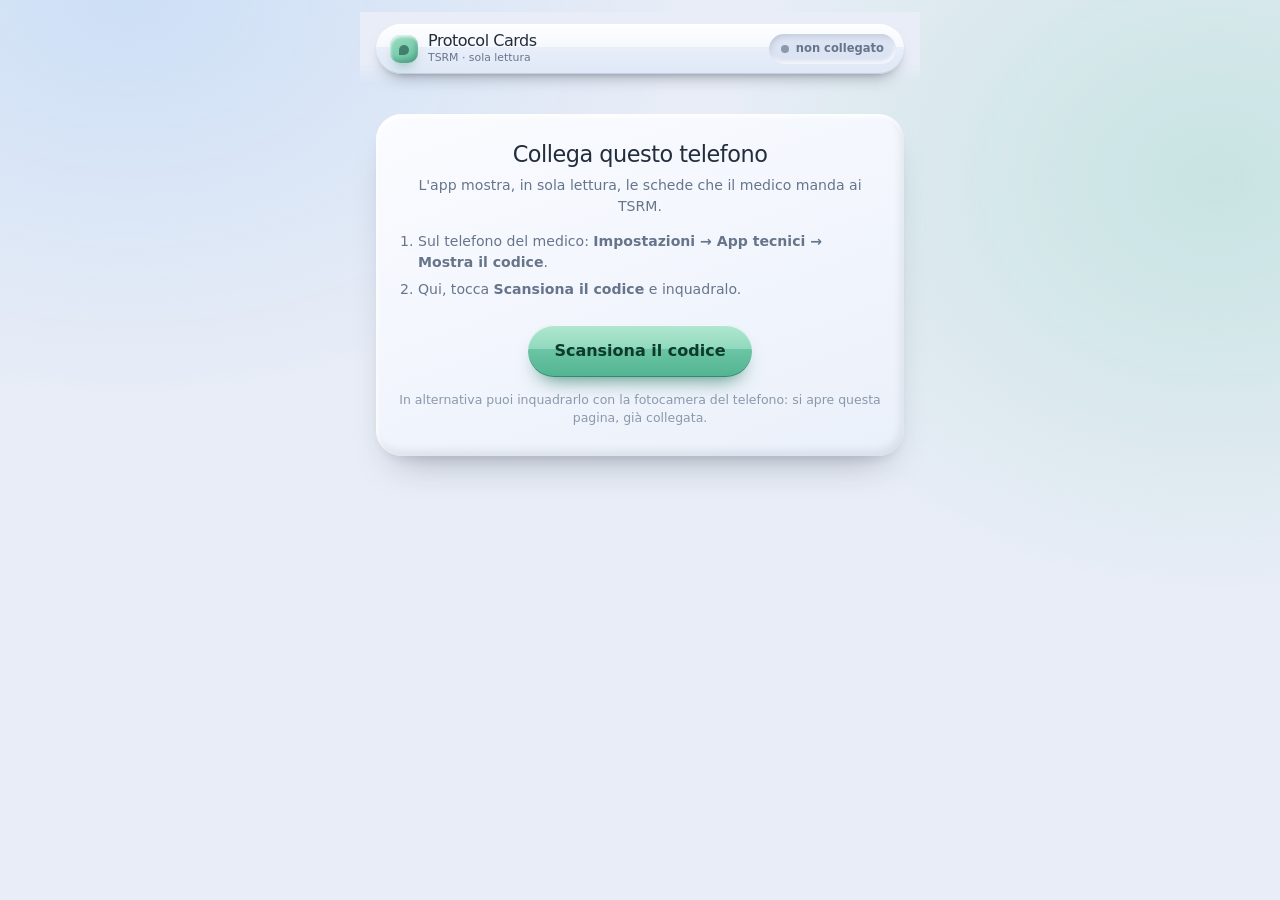
<file: tecnico/index.html>
<!DOCTYPE html>
<html lang="it">
<head>
<meta charset="UTF-8">
<meta name="viewport" content="width=device-width, initial-scale=1.0, viewport-fit=cover">
<meta name="theme-color" content="#E8EDF7">
<meta name="robots" content="noindex">
<title>Protocol Cards — Tecnici</title>
<style>
/* ═══════════════════════════════════════════════════════════════════
   PROTOCOL CARDS · app tecnici (TSRM)
   Sola lettura. Mostra le schede che il medico ha mandato ai TSRM, dal
   suo telefono o dal PC — fasi, mezzo, peso e nota — e si aggiorna da
   sola tramite il canale cifrato (../desktop/canale.js). Non conserva dati dei pazienti:
   alla riapertura li riceve di nuovo. Sul telefono resta solo
   l'abbinamento.
   ═══════════════════════════════════════════════════════════════════ */
:root{
  --canvas:#E8EDF7; --plate:#F3F6FD; --plate-2:#EAF0FA; --sunk:#DCE4F3;
  --ink:#232D3C; --ink-2:#67758B; --ink-3:#8C98AB;
  --jade:#7CCFB0; --jade-ink:#2A7A62; --jade-s:#E1F4EC;
  --coral:#E8735C; --coral-ink:#B3432E; --coral-s:#FBE6E1;
  --amber:#F0C980; --amber-ink:#8A5A0B; --amber-s:#FCF1DC;
  --viola:#5B3FA0; --viola-s:#EEE8FA;
  --line:rgba(35,45,60,.09);
  --ease:cubic-bezier(.19,.86,.22,1);
  --clay:0 22px 38px -20px rgba(35,45,60,.36),0 8px 16px -10px rgba(35,45,60,.18),inset 2px 3px 4px 0 rgba(255,255,255,.95),inset -3px -5px 9px 0 rgba(35,45,60,.09);
  --well-s:inset 2px 3px 6px -2px rgba(35,45,60,.2),inset -1px -2px 4px 0 rgba(255,255,255,.9);
  --gloss:linear-gradient(180deg,#FEFEFF 0%,#F5F8FD 46%,#E9EFFA 46.01%,#DEE7F6 100%);
  --gloss-down:linear-gradient(180deg,#E1E9F6 0%,#EAF0FA 54%,#F5F8FD 54.01%,#FCFDFF 100%);
  --lip:inset 0 1px 0 0 #fff,inset 0 -1px 0 0 rgba(35,45,60,.12);
  --lift:0 10px 18px -11px rgba(35,45,60,.6),0 2px 4px -2px rgba(35,45,60,.16);
  --f-disp:'Outfit','Segoe UI Variable Display','Segoe UI',system-ui,-apple-system,sans-serif;
  --f-text:'Albert Sans','Segoe UI Variable Text','Segoe UI',system-ui,-apple-system,sans-serif;
  --f-mono:ui-monospace,'Cascadia Mono',Consolas,monospace;
}
*,*::before,*::after{box-sizing:border-box}
body{margin:0;min-height:100vh;background:var(--canvas);color:var(--ink);font-family:var(--f-text);font-size:15px;line-height:1.5;-webkit-font-smoothing:antialiased}
body::before{content:"";position:fixed;inset:0;pointer-events:none;z-index:0;
  background:radial-gradient(70vw 50vw at 10% 0%,rgba(183,212,245,.55),transparent 62%),
             radial-gradient(60vw 50vw at 95% 20%,rgba(124,207,176,.30),transparent 64%)}
button{font:inherit;color:inherit}
h1,h2,h3{font-family:var(--f-disp);font-weight:300;letter-spacing:-.022em;margin:0;line-height:1.12}
p{margin:0}
.shell{position:relative;z-index:1;width:min(560px,100%);margin:0 auto;padding:12px 16px calc(40px + env(safe-area-inset-bottom))}

.top{position:sticky;top:0;z-index:20;margin:0 -16px;padding:12px 16px 10px;background:linear-gradient(var(--canvas) 70%,rgba(232,237,247,0))}
.bar{display:flex;align-items:center;gap:10px;padding:8px 8px 8px 14px;border-radius:99px;background:var(--gloss);box-shadow:var(--lift),var(--lip)}
.mark{width:28px;height:28px;border-radius:10px;flex:0 0 auto;position:relative;background:linear-gradient(155deg,#9BDCC3,var(--jade) 55%,#5FBB9C);
  box-shadow:0 8px 14px -8px rgba(42,122,98,.8),inset 1px 2px 3px rgba(255,255,255,.75),inset -2px -3px 5px rgba(20,80,62,.28)}
.mark::after{content:"";position:absolute;left:50%;top:52%;width:10px;height:10px;transform:translate(-50%,-50%);border-radius:99px 99px 99px 3px;background:rgba(18,63,51,.55)}
.brand{min-width:0}
.brand b{display:block;font-family:var(--f-disp);font-weight:500;font-size:1rem;letter-spacing:-.03em;line-height:1.1;white-space:nowrap}
.brand small{display:block;font-size:.68rem;color:var(--ink-2);white-space:nowrap}
.stato{margin-left:auto;display:flex;align-items:center;gap:7px;padding:6px 12px;border-radius:99px;font-size:.72rem;font-weight:700;
  background:var(--sunk);color:var(--ink-2);box-shadow:var(--well-s);white-space:nowrap}
.stato i{width:8px;height:8px;border-radius:50%;background:var(--ink-3)}
.stato.ok{background:var(--jade-s);color:var(--jade-ink)}.stato.ok i{background:var(--jade);box-shadow:0 0 0 3px rgba(124,207,176,.35)}
.stato.attesa{background:var(--amber-s);color:var(--amber-ink)}.stato.attesa i{background:var(--amber)}
.stato.ko{background:var(--coral-s);color:var(--coral-ink)}.stato.ko i{background:var(--coral)}
.menu{width:34px;height:34px;border:0;border-radius:50%;cursor:pointer;background:transparent;font-size:1.1rem;color:var(--ink-2)}

.giorno{display:flex;align-items:baseline;gap:10px;margin:18px 4px 12px}
.giorno h1{font-size:1.6rem}
.giorno span{font-size:.8rem;color:var(--ink-2)}
.giorno .plan{font-size:.62rem;font-weight:700;letter-spacing:.12em;text-transform:uppercase;padding:2px 8px;border-radius:99px;background:var(--viola-s);color:var(--viola)}
.nota-sola{margin:0 4px 6px;font-size:.76rem;color:var(--ink-3)}

.carte{display:flex;flex-direction:column;gap:12px}
.carta{position:relative;border-radius:24px;padding:16px 16px 14px;background:linear-gradient(160deg,#FAFCFF,var(--plate) 46%,var(--plate-2));box-shadow:var(--clay)}
.carta.fatta{opacity:.55}
.carta.prossima{box-shadow:var(--clay),inset 0 0 0 2px var(--jade)}
.carta.nuova::after{content:"aggiornato";position:absolute;top:14px;right:14px;font-size:.6rem;font-weight:700;letter-spacing:.1em;text-transform:uppercase;
  padding:3px 8px;border-radius:99px;background:var(--amber-s);color:var(--amber-ink);animation:sfuma 6s forwards}
@keyframes sfuma{0%,80%{opacity:1}100%{opacity:0}}
.c-testa{display:flex;align-items:baseline;gap:10px;flex-wrap:wrap}
.c-ora{font-family:var(--f-disp);font-size:1.7rem;font-weight:400;color:var(--jade-ink);letter-spacing:-.02em}
.c-acc{font-family:var(--f-mono);font-size:.72rem;color:var(--ink-3)}
.c-badge{font-size:.6rem;font-weight:700;letter-spacing:.1em;text-transform:uppercase;padding:2px 8px;border-radius:99px}
.c-badge.ps{background:var(--coral-s);color:var(--coral-ink)}
.c-badge.eseguito{background:var(--sunk);color:var(--ink-2)}
.c-esame{font-size:.78rem;font-weight:600;color:var(--ink-2);margin-top:2px}
.c-quesito{font-size:.84rem;color:var(--ink-2);margin-top:2px}
.c-proto{display:flex;align-items:center;flex-wrap:wrap;gap:8px;margin:12px 0 10px}
.c-proto h3{font-size:1.25rem}
.fonte{font-size:.6rem;font-weight:700;letter-spacing:.12em;text-transform:uppercase;padding:2px 8px;border-radius:99px;background:var(--jade-s);color:var(--jade-ink)}
.fonte.personale{background:var(--viola-s);color:var(--viola)}
.fasi{display:flex;flex-direction:column;gap:6px}
.fase{display:grid;grid-template-columns:auto 1fr;gap:2px 10px;align-items:center;padding:8px 10px;border-radius:14px;background:rgba(255,255,255,.65);box-shadow:var(--well-s)}
.fase .rit{font-size:.84rem;font-weight:600}
.fase .zona{grid-column:2;font-size:.74rem;color:var(--ink-2)}
.ftag{display:inline-flex;align-items:center;gap:5px;padding:3px 10px 3px 8px;border-radius:99px;font-size:.74rem;font-weight:700;white-space:nowrap;
  background:var(--bg);color:var(--tx);box-shadow:inset 0 0 0 1px rgba(35,45,60,.06)}
.ftag::before{content:"";width:8px;height:8px;border-radius:50%;background:var(--c)}
.mdc{display:flex;flex-wrap:wrap;align-items:baseline;gap:4px 16px;margin-top:12px;padding:12px 14px;border-radius:16px;background:var(--sunk);box-shadow:var(--well-s)}
.mdc .v b{font-family:var(--f-disp);font-weight:400;font-size:1.45rem}
.mdc .v span{font-size:.74rem;color:var(--ink-2);margin-left:3px}
.mdc small{flex-basis:100%;font-size:.74rem;color:var(--ink-2)}
.mdc .avv{color:var(--coral-ink)}
.nota-med{margin-top:10px;padding:10px 12px;border-radius:14px;background:var(--amber-s);color:#5A3A05;font-size:.84rem;white-space:pre-wrap}
.nota-med b{display:block;font-size:.62rem;letter-spacing:.12em;text-transform:uppercase;color:var(--amber-ink);margin-bottom:2px}

.vuoto,.abbina{margin-top:30px;padding:28px 22px;border-radius:26px;text-align:center;background:linear-gradient(160deg,#FAFCFF,var(--plate) 46%,var(--plate-2));box-shadow:var(--clay)}
.vuoto h2,.abbina h2{font-size:1.4rem;margin-bottom:8px}
.vuoto p,.abbina p{font-size:.88rem;color:var(--ink-2)}
.abbina ol{text-align:left;font-size:.88rem;color:var(--ink-2);margin:14px 0 0;padding-left:20px}
.abbina li{margin-bottom:6px}
.btn{display:inline-flex;align-items:center;justify-content:center;height:42px;padding:0 20px;border:0;border-radius:99px;cursor:pointer;font-weight:600;font-size:.88rem;
  background-image:var(--gloss);box-shadow:var(--lift),var(--lip)}
.btn:active{background-image:var(--gloss-down)}
.btn.danger{color:var(--coral-ink)}
.btn.solid{background-image:linear-gradient(180deg,#B2E7D2 0%,#90D9BD 46%,#6BC5A5 46.01%,#52B492 100%);color:#0E3A2E;
  box-shadow:0 12px 20px -11px rgba(42,122,98,.9),inset 0 1px 0 0 rgba(255,255,255,.8),inset 0 -1px 0 0 rgba(16,72,56,.4)}
.btn.grande{height:52px;padding:0 26px;font-size:1rem;margin-top:18px}
.abbina .alt{margin-top:14px;font-size:.78rem;color:var(--ink-3)}
.scan{position:fixed;inset:0;z-index:60;display:none;flex-direction:column;background:#0D1520}
.scan.on{display:flex}
.scan video{position:absolute;inset:0;width:100%;height:100%;object-fit:cover}
.scan .mirino{position:absolute;left:50%;top:44%;width:min(68vw,300px);aspect-ratio:1;transform:translate(-50%,-50%);border-radius:26px;
  box-shadow:0 0 0 100vmax rgba(13,21,32,.55);outline:3px solid rgba(124,207,176,.95);outline-offset:-3px}
.scan .mirino::after{content:"";position:absolute;left:10%;right:10%;top:50%;height:2px;background:rgba(124,207,176,.8);
  box-shadow:0 0 12px rgba(124,207,176,.9);animation:linea 2.2s ease-in-out infinite}
@keyframes linea{0%,100%{transform:translateY(-110px)}50%{transform:translateY(110px)}}
.scan .giu{position:relative;margin-top:auto;padding:20px 20px calc(24px + env(safe-area-inset-bottom));text-align:center;color:#fff;
  background:linear-gradient(transparent,rgba(13,21,32,.85) 40%)}
.scan .giu p{font-size:.92rem;line-height:1.45;margin:0 auto 14px;max-width:34ch}
.scan .btn{color:var(--ink)}
.foglio{position:fixed;inset:0;z-index:50;display:none;align-items:flex-end;background:rgba(35,45,60,.3)}
.foglio.on{display:flex}
.foglio > div{width:100%;max-width:560px;margin:0 auto;padding:22px 20px calc(22px + env(safe-area-inset-bottom));border-radius:26px 26px 0 0;background:var(--plate);box-shadow:var(--clay)}
.foglio h3{font-size:1.2rem;margin-bottom:6px}
.foglio p{font-size:.84rem;color:var(--ink-2);margin-bottom:16px}
.foglio .riga{display:flex;gap:10px}
.foglio .riga .btn{flex:1}
</style>
</head>
<body>
<div class="shell">
  <header class="top">
    <div class="bar">
      <span class="mark" aria-hidden="true"></span>
      <div class="brand"><b>Protocol Cards</b><small>TSRM · sola lettura</small></div>
      <span class="stato" id="stato"><i></i><span>avvio…</span></span>
      <button class="menu" id="menu" aria-label="Impostazioni" hidden>⋯</button>
    </div>
  </header>
  <main id="vista"></main>
</div>

<div class="scan" id="scan" role="dialog" aria-modal="true" aria-label="Scansione del codice">
  <video id="scanVideo" playsinline muted></video>
  <div class="mirino" aria-hidden="true"></div>
  <div class="giu"><p id="scanMsg"></p><button class="btn" id="scanChiudi">Annulla</button></div>
</div>

<div class="foglio" id="foglio" role="dialog" aria-modal="true" aria-labelledby="fTit">
  <div>
    <h3 id="fTit">Questo telefono</h3>
    <p id="fTesto"></p>
    <div class="riga"><button class="btn" id="fChiudi">Chiudi</button><button class="btn" id="fScansiona">Nuovo codice</button><button class="btn danger" id="fScollega">Scollega</button></div>
  </div>
</div>

<script src="../desktop/protocolli.js"></script>
<script src="../desktop/canale.js"></script>
<script>
'use strict';
const $ = id => document.getElementById(id);
const PR = Protocolli;
const esc = s => String(s == null ? '' : s).replace(/[&<>"']/g, c => ({ '&':'&amp;','<':'&lt;','>':'&gt;','"':'&quot;',"'":'&#39;' }[c]));
const it = (n, d = 1) => Number(n).toFixed(d).replace('.', ',');
const K_CANALE = 'protocol-cards.tecnico.canale', K_DEV = 'protocol-cards.tecnico.dev';
const leggi = k => { try { return localStorage.getItem(k); } catch (_) { return null; } };
const scrivi = (k, v) => { try { v === null ? localStorage.removeItem(k) : localStorage.setItem(k, v); } catch (_) {} };

/* identità del telefono: un codice casuale e sistema/browser, per far
   vedere al medico quali telefoni sono aggiornati                      */
let dev = leggi(K_DEV);
if (!dev) { dev = Math.random().toString(36).slice(2, 10); scrivi(K_DEV, dev); }
function nomeDispositivo() {
  const u = navigator.userAgent;
  const so = /iPhone|iPad/.test(u) ? 'iPhone' : /Android/.test(u) ? 'Android' : /Windows/.test(u) ? 'Windows' : /Mac/.test(u) ? 'Mac' : 'telefono';
  const br = /EdgA?\//.test(u) ? 'Edge' : /CriOS|Chrome\//.test(u) ? 'Chrome' : /FxiOS|Firefox\//.test(u) ? 'Firefox' : /Safari\//.test(u) ? 'Safari' : '';
  return [so, br].filter(Boolean).join(' · ') + ' · ' + dev.slice(0, 4);
}

/* Due fonti sullo stesso canale:
   · telefono del medico ('med'): ogni volta l'elenco completo delle
     schede inviate, che sostituisce il precedente;
   · PC ('pc'): solo le schede inviate o ritirate in quel momento, che si
     sommano, così un PC riaperto non cancella ciò che aveva già inviato.
   Una scheda presente in tutte e due vale nella versione inviata per
   ultima (t = momento dell'invio).                                    */
let sess = null, attuale = null, prima = new Map();
let dalTel = null;                                 // ultima istantanea del telefono { seq, cards }
const dalPC = new Map();                           // id → scheda inviata dal PC
const ritiratiPC = new Map();                      // id → momento del ritiro
let ultimoArrivo = 0;
function unisci() {
  const per = new Map();
  const metti = c => { const x = per.get(c.id); if (!x || (c.t || 0) >= (x.t || 0)) per.set(c.id, c); };
  (dalTel ? dalTel.cards : []).forEach(metti);
  dalPC.forEach(metti);
  const cards = [...per.values()].sort((a, b) => ((a.data || '') + a.ora).localeCompare((b.data || '') + b.ora));
  return { seq: ultimoArrivo, cards };
}
function ricevi(x) {
  if (x.fonte === 'pc') {
    (x.ritirati || []).forEach(r => { const c = dalPC.get(r.id);
      if (!c || (c.t || 0) <= r.t) { dalPC.delete(r.id); ritiratiPC.set(r.id, r.t); } });
    (x.cards || []).forEach(c => { const g = dalPC.get(c.id), rit = ritiratiPC.get(c.id) || 0;
      if ((c.t || 0) > rit && (!g || (c.t || 0) >= (g.t || 0))) dalPC.set(c.id, c); });
    return true;
  }
  if (dalTel && x.seq <= dalTel.seq) return false;
  dalTel = { seq: x.seq, cards: x.cards || [] };
  return true;
}
/* al collegamento il relay ripete le pubblicazioni delle ultime ore, in
   ordine: in quei primi secondi le differenze non sono novità          */
let quietoFino = 0;

function stato(cls, testo) { const s = $('stato'); s.className = 'stato ' + cls; s.lastChild.textContent = testo; }
const oraDi = ms => new Date(ms).toLocaleTimeString('it-IT', { hour: '2-digit', minute: '2-digit' });

/* ── abbinamento ── */
async function avvia() {
  if (!window.crypto || !crypto.subtle || typeof Canale === 'undefined') {
    stato('ko', 'non supportato');
    return mostra(`<div class="abbina"><h2>Browser non supportato</h2><p>Apri l'app con Chrome o Safari aggiornati.</p></div>`);
  }
  /* il codice porta la chiave nel frammento: si salva e si toglie subito
     dalla barra degli indirizzi e dalla cronologia                     */
  const dalQR = Canale.daFrammento(location.hash);
  if (location.hash) history.replaceState(null, '', location.pathname + location.search);
  if (dalQR) scrivi(K_CANALE, JSON.stringify(dalQR));
  let link = null;
  try { link = JSON.parse(leggi(K_CANALE) || 'null'); } catch (_) {}
  if (!Canale.valido(link)) return nonAbbinato();
  try { sess = await Canale.apri(link); } catch (_) { scrivi(K_CANALE, null); return nonAbbinato(); }
  $('menu').hidden = false;
  stato('attesa', 'collegamento…');
  mostraCarte();
  const raccogli = Canale.raccoglitore('tecnici');
  let salutato = false;
  Canale.ascolta(sess, 'tec', {
    stato: async s => {
      if (s === 'aperto') {
        quietoFino = Date.now() + 4000;
        stato(attuale ? 'ok' : 'attesa', attuale ? 'aggiornato ' + oraDi(attuale.seq) : 'in attesa');
        if (!salutato) { salutato = true;
          try { await Canale.invia(sess, 'tec', { tipo: 'ciao', dev, nome: nomeDispositivo(), seq: dalTel ? dalTel.seq : 0 }); } catch (_) {} }
      }
      if (s === 'riconnessione') stato('ko', 'senza rete · riprovo');
    },
    messaggio: async m => {
      let r; try { r = raccogli(m); } catch (_) { return; }
      if (!r) return;
      let x; try { x = await Canale.leggiLista(r); } catch (_) { return; }
      if (!x || !Array.isArray(x.cards) || !ricevi(x)) return;
      prima = new Map(attuale ? attuale.cards.map(c => [c.id, JSON.stringify(c)]) : []);
      const primoArrivo = !attuale;
      ultimoArrivo = Math.max(ultimoArrivo, x.seq || 0);
      attuale = unisci();
      stato('ok', 'aggiornato ' + oraDi(ultimoArrivo));
      mostraCarte(primoArrivo);
      /* la ricevuta serve al telefono del medico: dice quale sua versione si ha */
      if (x.fonte !== 'pc') try { await Canale.invia(sess, 'tec', { tipo: 'visto', dev, nome: nomeDispositivo(), seq: x.seq }); } catch (_) {}
    },
  });
}

function nonAbbinato() {
  stato('', 'non collegato');
  $('menu').hidden = true;
  mostra(`<div class="abbina">
    <h2>Collega questo telefono</h2>
    <p>L'app mostra, in sola lettura, le schede che il medico manda ai TSRM.</p>
    <ol>
      <li>Sul telefono del medico: <b>Impostazioni → App tecnici → Mostra il codice</b>.</li>
      <li>Qui, tocca <b>Scansiona il codice</b> e inquadralo.</li>
    </ol>
    <button class="btn solid grande" id="scanApri">Scansiona il codice</button>
    <p class="alt">In alternativa puoi inquadrarlo con la fotocamera del telefono: si apre questa pagina, già collegata.</p>
  </div>`);
  $('scanApri').onclick = apriScanner;
}

/* ── schede ── */
const oggiIso = () => { const d = new Date(); return `${d.getFullYear()}-${String(d.getMonth() + 1).padStart(2, '0')}-${String(d.getDate()).padStart(2, '0')}`; };
const adesso = () => { const d = new Date(); return String(d.getHours()).padStart(2, '0') + ':' + String(d.getMinutes()).padStart(2, '0'); };
/* tag della fase: colori dal modulo condiviso; per le fasi che non ci sono
   (il ritardo 5' dell'encefalo) si usa il colore mandato dal medico   */
function tag(f) {
  const F = PR.FASI[f.fase], c = (F && F.c) || f.c || '#8A94A6';
  const bg = (F && F.bg) || `color-mix(in srgb, ${c} 14%, white)`, tx = (F && F.tx) || c;
  return `<span class="ftag" style="--c:${c};--bg:${bg};--tx:${tx}">${esc(f.l || (F && F.l) || f.fase)}</span>`;
}
const ritardo = f => f.fase === 'basale' ? 'senza contrasto' : f.delay === 'B-T' ? 'bolus tracking' : f.delay ? `+${f.delay} s` : 'ritardo non indicato';
const zone = f => (f.zone || []).map(z => { const l = PR.ZONE_L[z];
  return l && l.replace(/[^a-z0-9]/gi, '').toLowerCase() !== z.replace(/[^a-z0-9]/gi, '').toLowerCase() ? `${l} (${z})` : z; }).join(' + ');

function mostra(html) { $('vista').innerHTML = html; }

function mostraCarte(primoArrivo) {
  if (!attuale) return mostra(`<div class="vuoto"><h2>In attesa del medico</h2>
    <p>Qui compariranno le schede man mano che il medico le manda ai TSRM.</p></div>`);
  if (!attuale.cards.length) return mostra(`<div class="vuoto"><h2>Nessuna scheda</h2>
    <p>Il medico non ha ancora mandato schede ai TSRM. Compariranno qui da sole.</p></div>`);
  /* un giorno per blocco: oggi, poi il planning dei giorni a venire */
  const giorni = [...new Set(attuale.cards.map(c => c.data))].filter(d => d >= oggiIso()).sort();
  mostra(`<p class="nota-sola">Schede mandate dal medico · sola lettura</p>` + giorni.map(d => {
    const cards = attuale.cards.filter(c => c.data === d);
    const oggi = d === oggiIso();
    const titolo = oggi ? 'Oggi' : new Date(d + 'T12:00').toLocaleDateString('it-IT', { weekday: 'long', day: 'numeric', month: 'long' });
    const ora = adesso();
    const prossima = oggi ? cards.findIndex(c => !c.fatto && (c.ora || '') >= ora) : -2;
    return `<div class="giorno"><h1>${esc(titolo.charAt(0).toUpperCase() + titolo.slice(1))}</h1>
        ${oggi ? '' : '<span class="plan">planning</span>'}<span>${cards.length} ${cards.length === 1 ? 'scheda' : 'schede'}</span></div>
      <div class="carte">${cards.map((c, i) => carta(c, i === prossima, primoArrivo)).join('')}</div>`;
  }).join('') || `<div class="vuoto"><h2>Nessuna scheda per oggi</h2><p>Le schede dei giorni passati non vengono mostrate.</p></div>`);
}

function carta(c, prossima, primoArrivo) {
  const nuova = !primoArrivo && Date.now() > quietoFino && prima.size && prima.get(c.id) !== JSON.stringify(c);
  const mdc = c.fasi.some(f => f.fase !== 'basale');
  const vol = mdc && c.peso > 0 && c.agente ? c.giKg * c.peso / c.agente.c : 0;
  const flusso = mdc && c.agente ? c.idr / c.agente.c : 0;
  const dose = `${it(c.giKg, 2)} gI/kg · IDR ${it(c.idr)} gI/s`;
  const cls = ['carta', prossima ? 'prossima' : '', c.fatto ? 'fatta' : '', nuova ? 'nuova' : ''].filter(Boolean).join(' ');
  return `<article class="${cls}">
    <div class="c-testa"><span class="c-ora">${esc(c.ora || '—')}</span><span class="c-acc">${esc(c.id)}</span>
      ${c.modo === 'emergenza' ? '<span class="c-badge ps">pronto soccorso</span>' : ''}
      ${c.fatto ? '<span class="c-badge eseguito">eseguito</span>' : ''}</div>
    <div class="c-esame">${esc(c.esame)}</div>
    ${c.quesito ? `<div class="c-quesito">${esc(c.quesito)}</div>` : ''}
    <div class="c-proto"><h3>${esc(c.proto)}</h3><span class="fonte ${c.personale ? 'personale' : ''}">${c.personale ? 'personale' : 'ufficiale'}</span></div>
    <div class="fasi">${c.fasi.map(f => `<div class="fase">${tag(f)}<span class="rit">${esc(ritardo(f))}</span><span class="zona">${esc(zone(f))}</span></div>`).join('')}</div>
    ${mdc ? c.agente ? `<div class="mdc">
        ${vol ? `<span class="v"><b>${Math.round(vol)}</b><span>ml</span></span>` : ''}<span class="v"><b>${it(flusso)}</b><span>ml/s</span></span>
        <small>${esc(c.agente.l)} · ${c.peso ? `${esc(c.peso)} kg · ` : ''}${dose}</small>
        ${vol > 150 ? '<small class="avv">Volume elevato: verifica con il medico.</small>' : ''}
        ${flusso > 5 ? '<small class="avv">Flusso alto: serve un accesso venoso adeguato (≥18G).</small>' : ''}
      </div>` : `<div class="mdc"><span class="v"><b>${it(c.giKg, 2)}</b><span>gI/kg</span></span><span class="v"><b>${it(c.idr)}</b><span>gI/s</span></span>
        <small>Dal PC: peso e mezzo si definiscono in sala, volume e flusso di conseguenza.</small></div>` : ''}
    ${c.nota ? `<div class="nota-med"><b>Nota del medico</b>${esc(c.nota)}</div>` : ''}
  </article>`;
}

/* la scheda «prossima» segue l'orologio */
setInterval(() => { if (attuale) mostraCarte(true); }, 60000);

/* ── impostazioni ── */
$('menu').onclick = () => {
  $('fTesto').textContent = `Collegato al telefono del medico come «${nomeDispositivo()}». «Nuovo codice» scansiona il codice di un nuovo abbinamento; scollegando, questo telefono smette di ricevere le schede.`;
  $('foglio').classList.add('on');
};
$('fChiudi').onclick = () => $('foglio').classList.remove('on');
$('foglio').addEventListener('click', e => { if (e.target === $('foglio')) $('foglio').classList.remove('on'); });
$('fScollega').onclick = () => { scrivi(K_CANALE, null); location.reload(); };
$('fScansiona').onclick = () => { $('foglio').classList.remove('on'); apriScanner(); };

/* ── scansione del codice, dentro l'app ──
   Il tecnico inquadra il codice dal telefono del medico senza uscire
   dall'app: aggiunta alla schermata Home, la fotocamera di sistema
   aprirebbe il link in una scheda del browser, e l'abbinamento finirebbe
   lì. Si usa il lettore del browser (BarcodeDetector, Chrome per Android);
   dove manca (Safari su iPhone) si carica jsQR, incorporato nel progetto. */
let scan = null;                                  // { stream, timer, fermo }

/* il codice dei tecnici ha la forma …/tecnico/#t=…&k=…; quello che abbina
   il PC al telefono del medico ha la stessa chiave ma un altro indirizzo */
function leggiCodice(testo) {
  let u; try { u = new URL(String(testo).trim()); } catch (_) { return { errore: 'Questo codice non è di Protocol Cards.' }; }
  const a = Canale.daFrammento(u.hash);
  if (!a) return { errore: 'Questo codice non è di Protocol Cards.' };
  if (!/\/tecnico\/?$/.test(u.pathname)) return { errore: 'Questo è il codice che collega il telefono del medico al PC. Serve quello dell’app tecnici: sul telefono del medico, Impostazioni → App tecnici → Mostra il codice.' };
  return { a };
}

function caricaJsQR() {
  if (window.jsQR) return Promise.resolve(window.jsQR);
  return new Promise((ok, ko) => {
    const s = document.createElement('script');
    s.src = '../desktop/vendor/jsQR.js';
    s.onload = () => window.jsQR ? ok(window.jsQR) : ko(new Error('lettore non disponibile'));
    s.onerror = () => ko(new Error('lettore non disponibile: serve la rete al primo uso'));
    document.head.appendChild(s);
  });
}
async function lettoreQR() {
  if ('BarcodeDetector' in window) {
    try {
      const formati = await BarcodeDetector.getSupportedFormats();
      if (formati.includes('qr_code')) {
        const d = new BarcodeDetector({ formats: ['qr_code'] });
        return async video => { const r = await d.detect(video); return r[0] ? r[0].rawValue : null; };
      }
    } catch (_) {}
  }
  const jsQR = await caricaJsQR();
  const c = document.createElement('canvas'), g = c.getContext('2d', { willReadFrequently: true });
  return async video => {
    const w = video.videoWidth, h = video.videoHeight; if (!w || !h) return null;
    const k = Math.min(1, 640 / Math.max(w, h));             // basta una risoluzione modesta
    c.width = Math.round(w * k); c.height = Math.round(h * k);
    g.drawImage(video, 0, 0, c.width, c.height);
    const r = jsQR(g.getImageData(0, 0, c.width, c.height).data, c.width, c.height, { inversionAttempts: 'dontInvert' });
    return r ? r.data : null;
  };
}

async function apriScanner() {
  $('scan').classList.add('on');
  const msg = t => { $('scanMsg').textContent = t; };
  msg('Avvio della fotocamera…');
  if (!window.isSecureContext || !navigator.mediaDevices || !navigator.mediaDevices.getUserMedia)
    return msg('La fotocamera non è disponibile da questa pagina. Inquadra il codice con la fotocamera del telefono.');
  let stream;
  try {
    stream = await navigator.mediaDevices.getUserMedia({ video: { facingMode: { ideal: 'environment' } }, audio: false });
  } catch (e) {
    return msg(e && e.name === 'NotAllowedError'
      ? 'Permesso della fotocamera negato. Consentilo nelle impostazioni del browser, oppure inquadra il codice con la fotocamera del telefono.'
      : 'Nessuna fotocamera disponibile.');
  }
  const video = $('scanVideo');
  video.srcObject = stream;
  try { await video.play(); } catch (_) {}
  scan = { stream, timer: null, fermo: false };
  let leggi;
  try { leggi = await lettoreQR(); } catch (e) { msg(e.message); return; }
  msg('Inquadra il codice sul telefono del medico');
  const giro = async () => {
    if (!scan || scan.fermo) return;
    let testo = null;
    try { testo = await leggi(video); } catch (_) {}
    if (testo) {
      const r = leggiCodice(testo);
      if (r.a) {
        scan.fermo = true;
        if (navigator.vibrate) navigator.vibrate(60);
        msg('Codice letto: collegamento…');
        scrivi(K_CANALE, JSON.stringify(r.a));
        setTimeout(() => { chiudiScanner(); location.reload(); }, 350);
        return;
      }
      msg(r.errore);
    }
    scan.timer = setTimeout(giro, 160);
  };
  giro();
}
function chiudiScanner() {
  if (scan) { scan.fermo = true; clearTimeout(scan.timer); scan.stream.getTracks().forEach(t => t.stop()); scan = null; }
  $('scanVideo').srcObject = null;
  $('scan').classList.remove('on');
}
$('scanChiudi').onclick = chiudiScanner;
document.addEventListener('visibilitychange', () => { if (document.hidden && scan) chiudiScanner(); });

avvia();
</script>
</body>
</html>
</file>
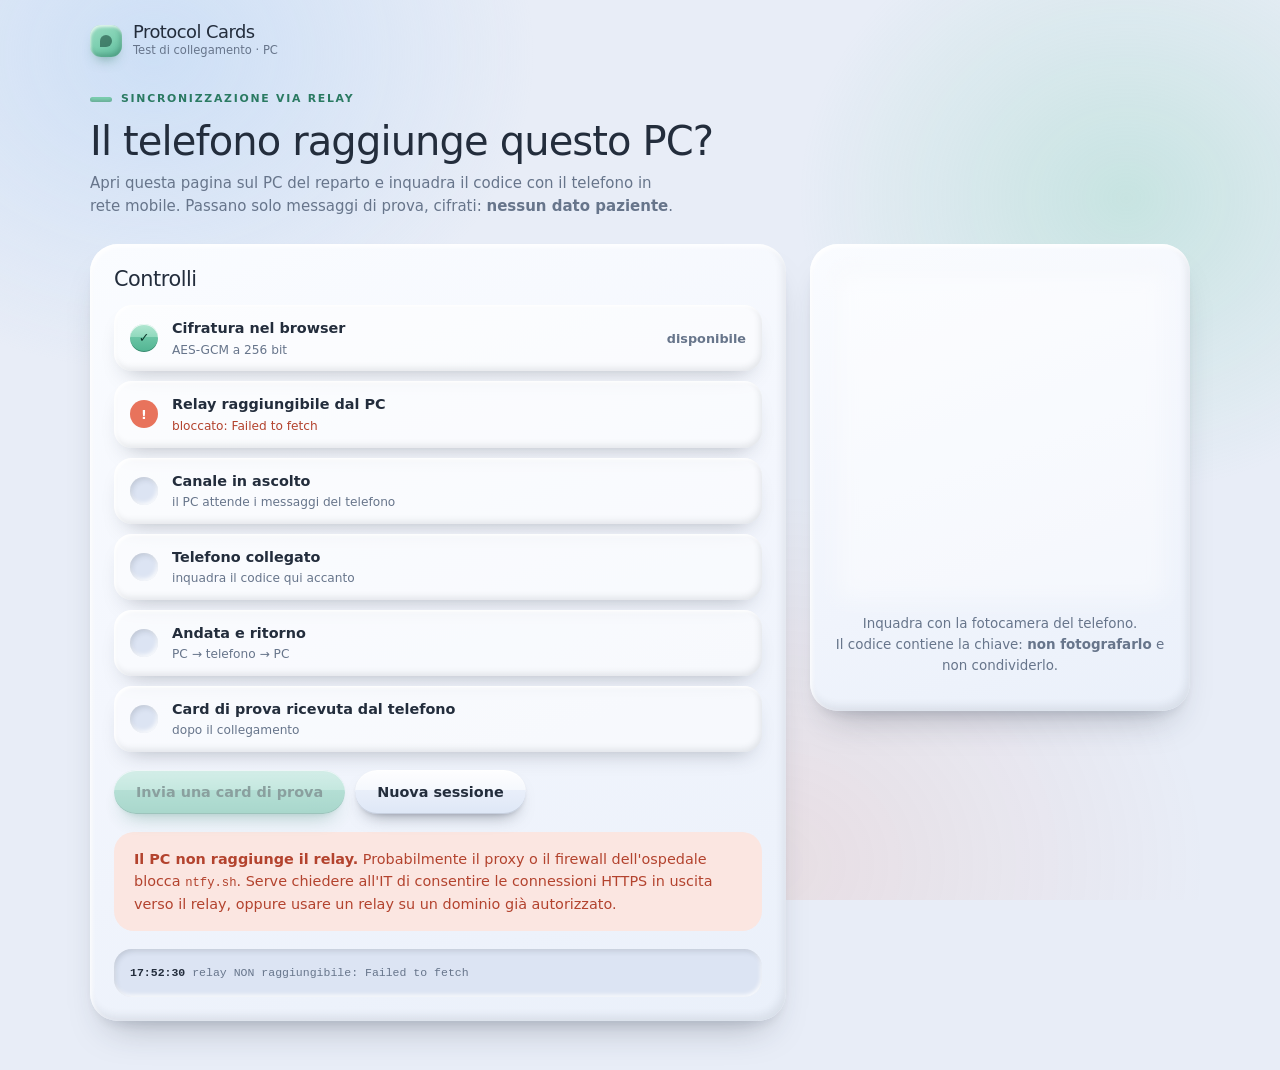
<file: sync-test/pc.html>
<!DOCTYPE html>
<html lang="it">
<head>
<meta charset="UTF-8">
<meta name="viewport" content="width=device-width, initial-scale=1.0">
<title>Test collegamento — PC</title>
<link rel="stylesheet" href="stile.css">
<style>
.griglia{display:grid;grid-template-columns:minmax(0,1fr) 380px;gap:24px;align-items:start;margin-top:26px}
.pannello{padding:24px}
.pannello h2{font-size:1.3rem;margin-bottom:14px}
.qrbox{padding:24px;text-align:center}
#qr{display:block;margin:0 auto;border-radius:14px;background:#fff;max-width:100%;height:auto;box-shadow:var(--well-s);image-rendering:pixelated}
.qrbox p{font-size:.84rem;color:var(--ink-2);margin-top:14px}
.qrbox .link{margin-top:10px;font-size:.7rem;word-break:break-all;color:var(--ink-3)}
.qrbox.coperto #qr{filter:blur(10px) opacity(.4)}
.azioni{display:flex;gap:10px;flex-wrap:wrap;margin-top:18px}
@media (max-width:860px){.griglia{grid-template-columns:1fr}}
</style>
</head>
<body>
<div class="shell">
  <div class="brand"><span class="mark"></span><div><b>Protocol Cards</b><small>Test di collegamento · PC</small></div></div>
  <div class="intro">
    <span class="eyebrow">Sincronizzazione via relay</span>
    <h1>Il telefono raggiunge questo PC?</h1>
    <p>Apri questa pagina sul PC del reparto e inquadra il codice con il telefono in rete mobile.
      Passano solo messaggi di prova, cifrati: <b>nessun dato paziente</b>.</p>
  </div>

  <div class="griglia">
    <div class="plate pannello">
      <h2>Controlli</h2>
      <ul class="checks">
        <li id="c-cripto"><i></i><div><b>Cifratura nel browser</b><small>AES-GCM a 256 bit</small></div><span class="val"></span></li>
        <li id="c-relay"><i></i><div><b>Relay raggiungibile dal PC</b><small>connessione in uscita verso ntfy.sh</small></div><span class="val"></span></li>
        <li id="c-canale"><i></i><div><b>Canale in ascolto</b><small>il PC attende i messaggi del telefono</small></div><span class="val"></span></li>
        <li id="c-tel"><i></i><div><b>Telefono collegato</b><small>inquadra il codice qui accanto</small></div><span class="val"></span></li>
        <li id="c-rtt"><i></i><div><b>Andata e ritorno</b><small>PC → telefono → PC</small></div><span class="val"></span></li>
        <li id="c-card"><i></i><div><b>Card di prova ricevuta dal telefono</b><small>dopo il collegamento</small></div><span class="val"></span></li>
      </ul>
      <div class="azioni">
        <button class="btn solid" id="bCard" disabled>Invia una card di prova</button>
        <button class="btn" id="bNuova">Nuova sessione</button>
      </div>
      <div class="esito" id="esito"></div>
      <div class="log" id="log"></div>
    </div>

    <div class="plate qrbox coperto" id="qrbox">
      <canvas id="qr" width="340" height="340"></canvas>
      <p>Inquadra con la fotocamera del telefono.<br>Il codice contiene la chiave: <b>non fotografarlo</b> e non condividerlo.</p>
      <div class="link" id="link"></div>
    </div>
  </div>
</div>

<script src="../desktop/vendor/qrcode.js"></script>
<script src="cifra.js"></script>
<script>
'use strict';
const $ = id => document.getElementById(id);
const PAGES = 'https://radios4ndbox-bot.github.io/Protocols_Cards/sync-test/telefono.html';

/* la pagina del telefono sta accanto a questa quando è servita via http(s);
   aperta da file:// si usa quella pubblicata su GitHub Pages            */
const urlTelefono = /^https?:$/.test(location.protocol) ? new URL('telefono.html', location.href).href : PAGES;

function segna(id, stato, val, nota) {
  const li = $(id); li.className = stato;
  li.querySelector('i').textContent = stato === 'ok' ? '✓' : stato === 'ko' ? '!' : '';
  if (val !== undefined) li.querySelector('.val').textContent = val;
  if (nota) li.querySelector('small').textContent = nota;
}
function log(t) {
  const d = document.createElement('div');
  d.innerHTML = `<b>${new Date().toLocaleTimeString('it-IT')}</b> ${t}`;
  $('log').prepend(d);
}
function esito(ok, t) { const e = $('esito'); e.className = 'esito on ' + (ok ? 'ok' : 'ko'); e.innerHTML = t; }

function disegnaQR(testo) {
  const q = qrcode(0, 'M'); q.addData(testo); q.make();
  const n = q.getModuleCount(), c = $('qr'), lato = c.width;
  const s = Math.floor(lato / (n + 8)), off = Math.floor((lato - s * (n + 8)) / 2);
  const g = c.getContext('2d');
  g.fillStyle = '#fff'; g.fillRect(0, 0, lato, lato); g.fillStyle = '#232D3C';
  for (let r = 0; r < n; r++) for (let k = 0; k < n; k++)
    if (q.isDark(r, k)) g.fillRect(off + (k + 4) * s, off + (r + 4) * s, s, s);
}

let sess = null, chiudi = null, pingT = null;

async function avvia() {
  if (chiudi) chiudi();
  ['c-cripto','c-relay','c-canale','c-tel','c-rtt','c-card'].forEach(id => segna(id, '', ''));
  $('esito').className = 'esito'; $('bCard').disabled = true; $('qrbox').classList.add('coperto');

  if (!window.crypto || !crypto.subtle) {
    segna('c-cripto', 'ko', '', 'il browser non offre la cifratura in questa pagina');
    return esito(false, 'Il browser non mette a disposizione la cifratura. Prova con Chrome o Edge aggiornati.');
  }
  segna('c-cripto', 'ok', 'disponibile');

  segna('c-relay', 'wait');
  try {
    const ms = await Canale.relayRaggiungibile();
    segna('c-relay', 'ok', ms + ' ms');
    log(`relay raggiungibile in ${ms} ms`);
  } catch (e) {
    segna('c-relay', 'ko', '', 'bloccato: ' + e.message);
    log('relay NON raggiungibile: ' + e.message);
    return esito(false, `<b>Il PC non raggiunge il relay.</b> Probabilmente il proxy o il firewall dell'ospedale
      blocca <code>ntfy.sh</code>. Serve chiedere all'IT di consentire le connessioni HTTPS in uscita verso il relay,
      oppure usare un relay su un dominio già autorizzato.`);
  }

  sess = await Canale.nuovaSessione();
  const url = `${urlTelefono}#t=${sess.argomento}&k=${sess.k}`;
  segna('c-canale', 'wait');
  chiudi = Canale.ascolta(sess, 'pc', {
    stato: s => {
      if (s === 'aperto') { segna('c-canale', 'ok', 'aperto'); $('qrbox').classList.remove('coperto'); segna('c-tel', 'wait'); log('canale aperto su ' + sess.argomento.slice(0, 12) + '…'); }
      if (s === 'riconnessione') { segna('c-canale', 'wait', 'riconnessione…'); log('connessione al relay persa, riprovo'); }
      if (s === 'scartato') log('scartato un messaggio che non si decifra con la chiave di questa sessione');
    },
    messaggio: m => ricevuto(m),
  });
  disegnaQR(url);
  $('link').textContent = urlTelefono.replace(/^https?:\/\//, '') + '#…';
}

async function ricevuto({ msg, byte }) {
  log(`ricevuti ${byte} byte cifrati → «${msg.tipo}»`);
  if (msg.tipo === 'ciao') {
    segna('c-tel', 'ok', 'collegato', msg.dispositivo || 'telefono');
    $('bCard').disabled = false;
    segna('c-rtt', 'wait');
    pingT = performance.now();
    const r = await Canale.invia(sess, 'pc', { tipo: 'ping', t: Date.now() });
    log(`inviato ping (${r.byte} byte cifrati, ${r.ms} ms al relay)`);
  }
  if (msg.tipo === 'pong' && pingT) {
    const ms = Math.round(performance.now() - pingT); pingT = null;
    segna('c-rtt', 'ok', ms + ' ms');
    log(`andata e ritorno completata in ${ms} ms`);
    esito(true, `<b>Collegamento riuscito.</b> PC in rete ospedaliera e telefono si parlano tramite il relay,
      con i dati cifrati: la sincronizzazione delle cards è fattibile. Prova anche la card di prova.`);
  }
  if (msg.tipo === 'ricevuta') {
    segna('c-card', 'ok', 'confermata');
    log('il telefono conferma di aver ricevuto e decifrato la card');
  }
}

$('bCard').onclick = async () => {
  segna('c-card', 'wait');
  const card = { tipo: 'card', id: 'prova-' + Date.now(), ora: new Date().toTimeString().slice(0, 5),
    nome: 'PAZIENTE DI PROVA', esame: 'TC TORACE CON MDC', quesito: 'Sospetta embolia polmonare',
    protocollo: 'AngioTC Polmonare', fasi: ['#2f6fed'] };
  const r = await Canale.invia(sess, 'pc', card);
  log(`inviata card di prova (${r.byte} byte cifrati)`);
};
$('bNuova').onclick = () => { log('— nuova sessione: la chiave precedente non vale più —'); avvia(); };

avvia();
</script>
</body>
</html>
</file>
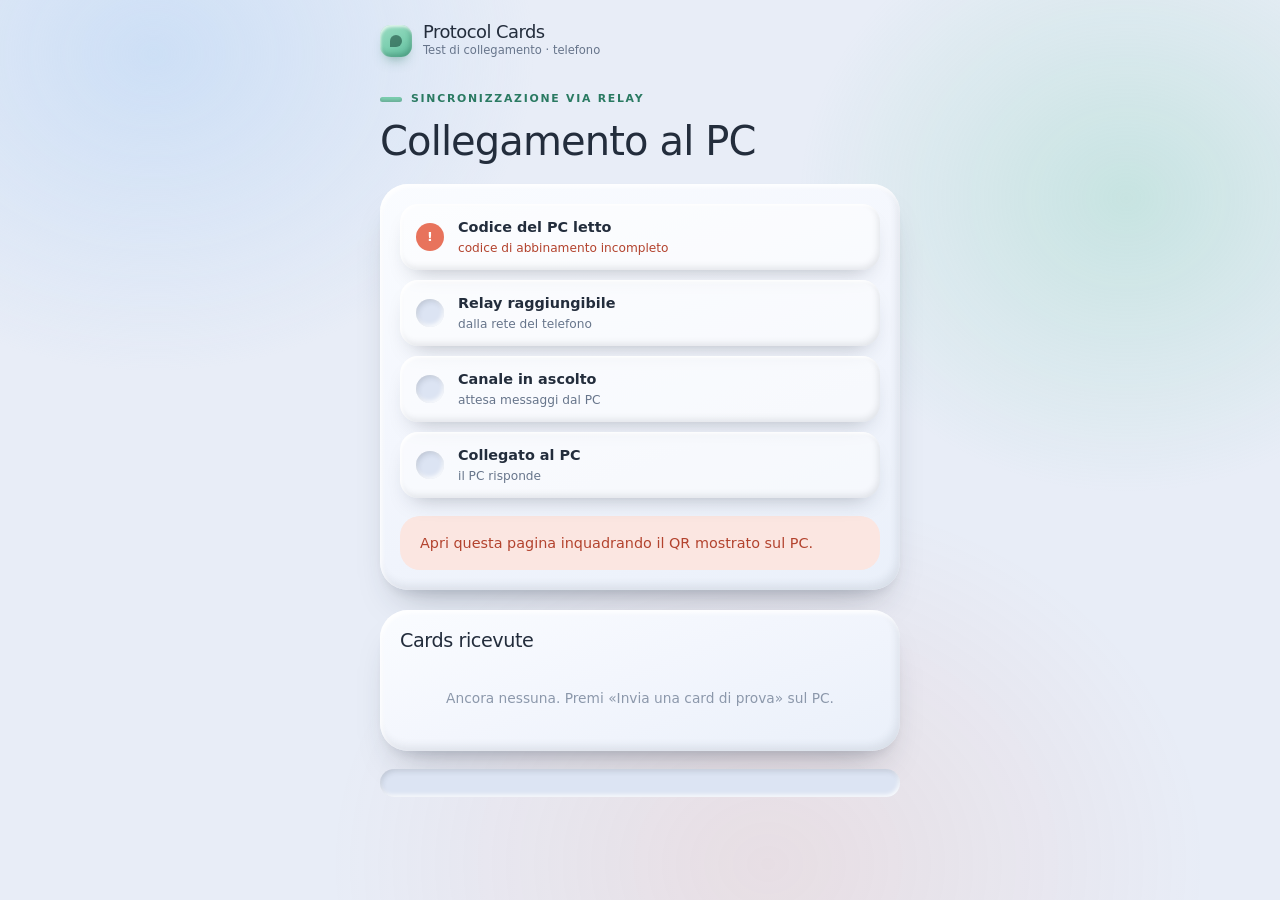
<file: sync-test/telefono.html>
<!DOCTYPE html>
<html lang="it">
<head>
<meta charset="UTF-8">
<meta name="viewport" content="width=device-width, initial-scale=1.0, viewport-fit=cover">
<meta name="theme-color" content="#E8EDF7">
<title>Test collegamento — telefono</title>
<link rel="stylesheet" href="stile.css">
<style>
.shell{width:min(520px,calc(100vw - 32px))}
.blocco{padding:20px;margin-top:20px}
.blocco h2{font-size:1.2rem;margin-bottom:14px}
.cards{display:flex;flex-direction:column;gap:12px}
.azioni{margin-top:16px}
.azioni .btn{width:100%}
</style>
</head>
<body>
<div class="shell">
  <div class="brand"><span class="mark"></span><div><b>Protocol Cards</b><small>Test di collegamento · telefono</small></div></div>
  <div class="intro">
    <span class="eyebrow">Sincronizzazione via relay</span>
    <h1>Collegamento al PC</h1>
  </div>

  <div class="plate blocco">
    <ul class="checks">
      <li id="c-chiave"><i></i><div><b>Codice del PC letto</b><small>chiave e canale dal QR</small></div><span class="val"></span></li>
      <li id="c-relay"><i></i><div><b>Relay raggiungibile</b><small>dalla rete del telefono</small></div><span class="val"></span></li>
      <li id="c-canale"><i></i><div><b>Canale in ascolto</b><small>attesa messaggi dal PC</small></div><span class="val"></span></li>
      <li id="c-pc"><i></i><div><b>Collegato al PC</b><small>il PC risponde</small></div><span class="val"></span></li>
    </ul>
    <div class="esito" id="esito"></div>
  </div>

  <div class="plate blocco">
    <h2>Cards ricevute</h2>
    <div class="cards" id="cards"><div class="vuoto">Ancora nessuna. Premi «Invia una card di prova» sul PC.</div></div>
  </div>

  <div class="log" id="log"></div>
</div>

<script src="cifra.js"></script>
<script>
'use strict';
const $ = id => document.getElementById(id);
const esc = s => String(s == null ? '' : s).replace(/[&<>"']/g, c => ({ '&':'&amp;','<':'&lt;','>':'&gt;','"':'&quot;',"'":'&#39;' }[c]));
function segna(id, stato, val, nota) {
  const li = $(id); li.className = stato;
  li.querySelector('i').textContent = stato === 'ok' ? '✓' : stato === 'ko' ? '!' : '';
  if (val !== undefined) li.querySelector('.val').textContent = val;
  if (nota) li.querySelector('small').textContent = nota;
}
function log(t) {
  const d = document.createElement('div');
  d.innerHTML = `<b>${new Date().toLocaleTimeString('it-IT')}</b> ${t}`;
  $('log').prepend(d);
}
function esito(ok, t) { const e = $('esito'); e.className = 'esito on ' + (ok ? 'ok' : 'ko'); e.innerHTML = t; }

/* nome del dispositivo per il PC: solo sistema e browser, niente di più */
function dispositivo() {
  const u = navigator.userAgent;
  const so = /iPhone|iPad/.test(u) ? 'iPhone/iPad' : /Android/.test(u) ? 'Android' : /Windows/.test(u) ? 'Windows' : /Mac/.test(u) ? 'Mac' : 'dispositivo';
  const br = /EdgA?\//.test(u) ? 'Edge' : /CriOS|Chrome\//.test(u) ? 'Chrome' : /FxiOS|Firefox\//.test(u) ? 'Firefox' : /Safari\//.test(u) ? 'Safari' : 'browser';
  return `${so} · ${br}`;
}

let sess;
(async () => {
  if (!window.crypto || !crypto.subtle) {
    segna('c-chiave', 'ko', '', 'cifratura non disponibile');
    return esito(false, 'Questo browser non offre la cifratura: apri la pagina in Chrome o Safari aggiornati.');
  }
  try {
    sess = await Canale.daFrammento(location.hash);
    /* la chiave non deve restare nella barra degli indirizzi né nella
       cronologia: si toglie dal frammento appena letta                 */
    history.replaceState(null, '', location.pathname);
    segna('c-chiave', 'ok', 'letto');
  } catch (e) {
    segna('c-chiave', 'ko', '', e.message);
    return esito(false, 'Apri questa pagina inquadrando il QR mostrato sul PC.');
  }

  segna('c-relay', 'wait');
  try { const ms = await Canale.relayRaggiungibile(); segna('c-relay', 'ok', ms + ' ms'); }
  catch (e) { segna('c-relay', 'ko', '', e.message); return esito(false, 'Il telefono non raggiunge il relay: controlla la connessione dati.'); }

  segna('c-canale', 'wait');
  let salutato = false;
  Canale.ascolta(sess, 'tel', {
    stato: async s => {
      if (s === 'aperto') {
        segna('c-canale', 'ok', 'aperto');
        if (!salutato) {
          salutato = true;
          segna('c-pc', 'wait');
          const r = await Canale.invia(sess, 'tel', { tipo: 'ciao', dispositivo: dispositivo() });
          log(`saluto inviato al PC (${r.byte} byte cifrati)`);
        }
      }
      if (s === 'riconnessione') { segna('c-canale', 'wait', 'riconnessione…'); log('connessione persa, riprovo'); }
      if (s === 'scartato') log('scartato un messaggio non decifrabile');
    },
    messaggio: async ({ msg, byte }) => {
      log(`ricevuti ${byte} byte cifrati → «${msg.tipo}»`);
      if (msg.tipo === 'ping') {
        await Canale.invia(sess, 'tel', { tipo: 'pong', rif: msg.t });
        segna('c-pc', 'ok', 'collegato');
        esito(true, '<b>Collegato al PC.</b> Il canale cifrato funziona in entrambe le direzioni.');
      }
      if (msg.tipo === 'card') {
        const box = $('cards');
        if (box.querySelector('.vuoto')) box.innerHTML = '';
        const d = document.createElement('div');
        d.className = 'carta';
        d.innerHTML = `<div class="ora">${esc(msg.ora)} · ${esc(msg.protocollo)}</div><h3>${esc(msg.nome)}</h3>
          <p>${esc(msg.esame)}<br>${esc(msg.quesito)}</p>
          <div class="fdots">${(msg.fasi || []).map(c => `<i style="background:${esc(c)}"></i>`).join('')}</div>`;
        box.prepend(d);
        await Canale.invia(sess, 'tel', { tipo: 'ricevuta', rif: msg.id });
        log('card mostrata, ricevuta inviata al PC');
      }
    },
  });
})();
</script>
</body>
</html>
</file>
<file: sync-test/stile.css>
/* Protocol Cards · test di collegamento — stile Celadon (TemplateMo 633) */
:root{
  --canvas:#E8EDF7; --plate:#F3F6FD; --plate-2:#EAF0FA; --sunk:#DCE4F3;
  --ink:#232D3C; --ink-2:#67758B; --ink-3:#8C98AB;
  --jade:#7CCFB0; --jade-ink:#2A7A62; --jade-s:#E1F4EC;
  --coral:#E8735C; --coral-ink:#B3432E; --coral-s:#FBE6E1;
  --amber:#F0C980; --amber-ink:#8A5A0B; --amber-s:#FCF1DC;
  --line:rgba(35,45,60,.09);
  --ease:cubic-bezier(.19,.86,.22,1);
  --clay:0 22px 38px -20px rgba(35,45,60,.36),0 8px 16px -10px rgba(35,45,60,.18),inset 2px 3px 4px 0 rgba(255,255,255,.95),inset -3px -5px 9px 0 rgba(35,45,60,.09);
  --clay-sm:0 12px 22px -13px rgba(35,45,60,.34),inset 2px 2px 3px 0 rgba(255,255,255,.92),inset -2px -3px 6px 0 rgba(35,45,60,.10);
  --well-s:inset 2px 3px 6px -2px rgba(35,45,60,.2),inset -1px -2px 4px 0 rgba(255,255,255,.9);
  --gloss:linear-gradient(180deg,#FEFEFF 0%,#F5F8FD 46%,#E9EFFA 46.01%,#DEE7F6 100%);
  --gloss-down:linear-gradient(180deg,#E1E9F6 0%,#EAF0FA 54%,#F5F8FD 54.01%,#FCFDFF 100%);
  --gloss-jade:linear-gradient(180deg,#B2E7D2 0%,#90D9BD 46%,#6BC5A5 46.01%,#52B492 100%);
  --lip:inset 0 1px 0 0 #fff,inset 0 -1px 0 0 rgba(35,45,60,.12);
  --lip-jade:inset 0 1px 0 0 rgba(255,255,255,.8),inset 0 -1px 0 0 rgba(16,72,56,.4);
  --lift:0 10px 18px -11px rgba(35,45,60,.6),0 2px 4px -2px rgba(35,45,60,.16);
  --lift-jade:0 12px 20px -11px rgba(42,122,98,.9),0 2px 4px -2px rgba(42,122,98,.3);
  --sink:0 1px 2px -1px rgba(35,45,60,.3),inset 0 2px 5px 0 rgba(35,45,60,.2);
  --f-disp:'Outfit','Segoe UI Variable Display','Segoe UI',system-ui,-apple-system,sans-serif;
  --f-text:'Albert Sans','Segoe UI Variable Text','Segoe UI',system-ui,-apple-system,sans-serif;
  --f-mono:ui-monospace,'Cascadia Mono',Consolas,monospace;
}
*,*::before,*::after{box-sizing:border-box}
body{margin:0;min-height:100vh;background:var(--canvas);color:var(--ink);font-family:var(--f-text);font-size:15px;line-height:1.55;-webkit-font-smoothing:antialiased}
body::before{content:"";position:fixed;inset:0;pointer-events:none;z-index:0;
  background:radial-gradient(48vw 40vw at 12% 6%,rgba(183,212,245,.55),transparent 62%),
             radial-gradient(40vw 36vw at 88% 22%,rgba(124,207,176,.30),transparent 64%),
             radial-gradient(52vw 44vw at 60% 96%,rgba(232,115,92,.12),transparent 66%)}
button{font:inherit;color:inherit}
h1,h2,h3{font-family:var(--f-disp);font-weight:300;letter-spacing:-.022em;margin:0;line-height:1.12}
p{margin:0}
code{font-family:var(--f-mono);font-size:.85em}
.shell{position:relative;z-index:1;width:min(1100px,calc(100vw - 32px));margin:0 auto;padding:22px 0 50px}
.plate{background:linear-gradient(160deg,#FAFCFF,var(--plate) 46%,var(--plate-2));border-radius:28px;box-shadow:var(--clay)}
.eyebrow{font-size:.68rem;font-weight:600;letter-spacing:.16em;text-transform:uppercase;color:var(--jade-ink);display:inline-flex;align-items:center;gap:9px}
.eyebrow::before{content:"";width:22px;height:5px;border-radius:99px;background:var(--jade);box-shadow:inset 0 -2px 3px rgba(35,45,60,.2)}
.brand{display:flex;align-items:center;gap:11px;margin-bottom:26px}
.mark{width:32px;height:32px;border-radius:11px;position:relative;background:linear-gradient(155deg,#9BDCC3,var(--jade) 55%,#5FBB9C);
  box-shadow:0 8px 14px -8px rgba(42,122,98,.8),inset 1px 2px 3px rgba(255,255,255,.75),inset -2px -3px 5px rgba(20,80,62,.28)}
.mark::after{content:"";position:absolute;left:50%;top:52%;width:12px;height:12px;transform:translate(-50%,-50%);border-radius:99px 99px 99px 3px;background:rgba(18,63,51,.55)}
.brand b{display:block;font-family:var(--f-disp);font-weight:500;font-size:1.12rem;letter-spacing:-.03em;line-height:1.1}
.brand small{display:block;font-size:.72rem;color:var(--ink-2)}
.intro h1{font-size:clamp(1.8rem,4vw,2.5rem);margin-top:10px}
.intro p{color:var(--ink-2);margin-top:8px;max-width:62ch}

.btn{display:inline-flex;align-items:center;justify-content:center;gap:8px;height:44px;padding:0 22px;border:0;border-radius:99px;cursor:pointer;
  font-weight:600;font-size:.9rem;background-image:var(--gloss);box-shadow:var(--lift),var(--lip);transition:transform .24s var(--ease)}
.btn:hover{transform:translateY(-2px)}
.btn:active{transform:translateY(1px);background-image:var(--gloss-down);box-shadow:var(--sink)}
.btn.solid{background-image:var(--gloss-jade);color:#0E3A2E;box-shadow:var(--lift-jade),var(--lip-jade)}
.btn:disabled{opacity:.45;cursor:not-allowed;transform:none}

.checks{list-style:none;margin:0;padding:0;display:flex;flex-direction:column;gap:10px}
.checks li{display:grid;grid-template-columns:30px 1fr auto;gap:12px;align-items:center;padding:12px 16px;border-radius:18px;background:rgba(255,255,255,.5);box-shadow:var(--clay-sm)}
.checks li i{width:28px;height:28px;border-radius:50%;display:flex;align-items:center;justify-content:center;font-style:normal;font-size:.8rem;font-weight:700;
  background:var(--sunk);color:var(--ink-3);box-shadow:var(--well-s)}
.checks li b{font-size:.9rem;font-weight:600}
.checks li small{display:block;font-size:.76rem;color:var(--ink-2)}
.checks li span.val{font-size:.8rem;font-weight:700;color:var(--ink-2);font-variant-numeric:tabular-nums}
.checks li.ok i{background-image:var(--gloss-jade);color:#0E3A2E;box-shadow:var(--lip-jade)}
.checks li.ko i{background:var(--coral);color:#fff;box-shadow:none}
.checks li.wait i{background:var(--amber-s);color:var(--amber-ink)}
.checks li.wait i::after{content:"";width:10px;height:10px;border-radius:50%;border:2px solid currentColor;border-right-color:transparent;animation:gira .8s linear infinite}
@keyframes gira{to{transform:rotate(360deg)}}
.checks li.ko small{color:var(--coral-ink)}

.log{margin-top:18px;padding:14px 16px;border-radius:18px;background:var(--sunk);box-shadow:var(--well-s);font-family:var(--f-mono);font-size:.72rem;
  color:var(--ink-2);max-height:220px;overflow:auto;line-height:1.7}
.log div b{color:var(--ink)}
.carta{padding:18px 20px;border-radius:22px;background:rgba(255,255,255,.7);box-shadow:var(--clay-sm);border-left:4px solid var(--jade)}
.carta .ora{font-size:.74rem;font-weight:700;color:var(--jade-ink);letter-spacing:.08em}
.carta h3{font-size:1.25rem;margin:4px 0 2px}
.carta p{font-size:.84rem;color:var(--ink-2)}
.fdots{display:flex;gap:4px;margin-top:10px}
.fdots i{height:7px;width:22px;border-radius:99px}
.vuoto{padding:22px;text-align:center;color:var(--ink-3);font-size:.86rem}
.esito{margin-top:18px;padding:16px 20px;border-radius:20px;font-size:.9rem;display:none}
.esito.on{display:block}
.esito.ok{background:var(--jade-s);color:var(--jade-ink)}
.esito.ko{background:var(--coral-s);color:var(--coral-ink)}
</file>
